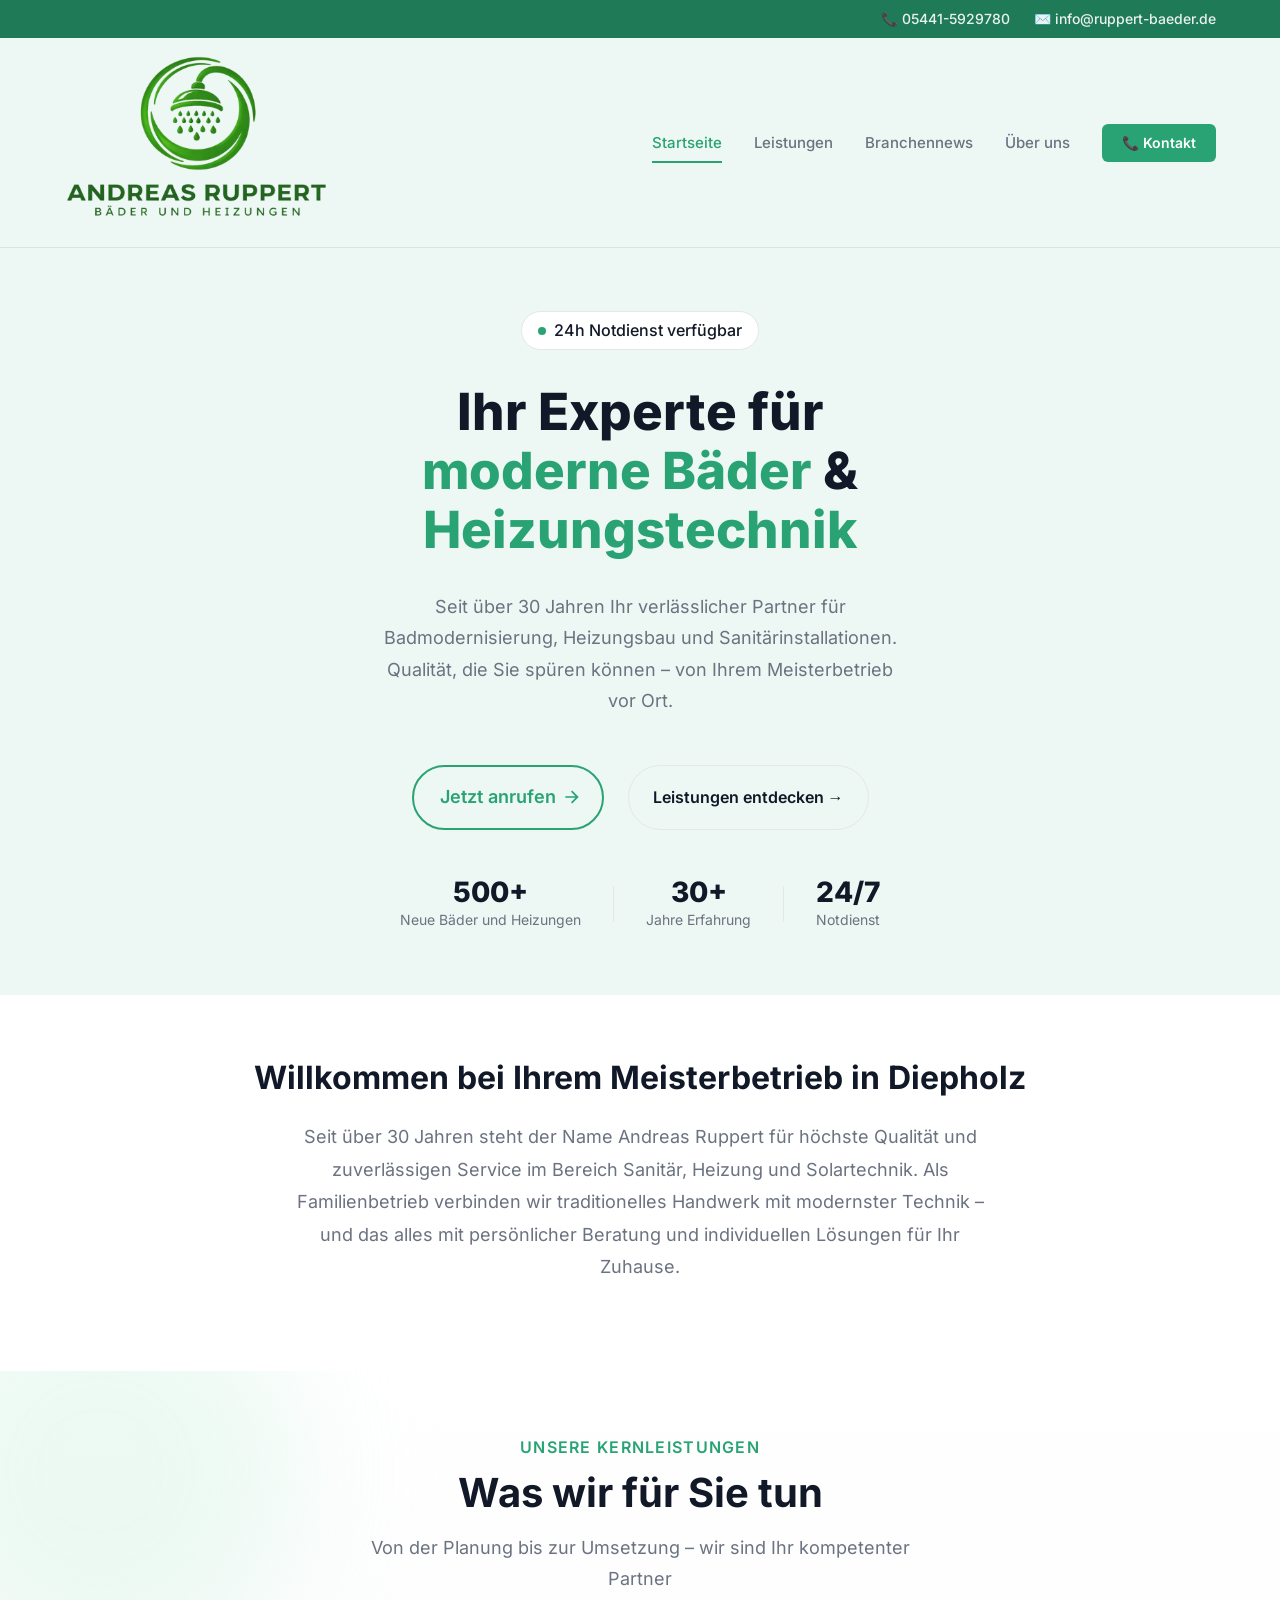
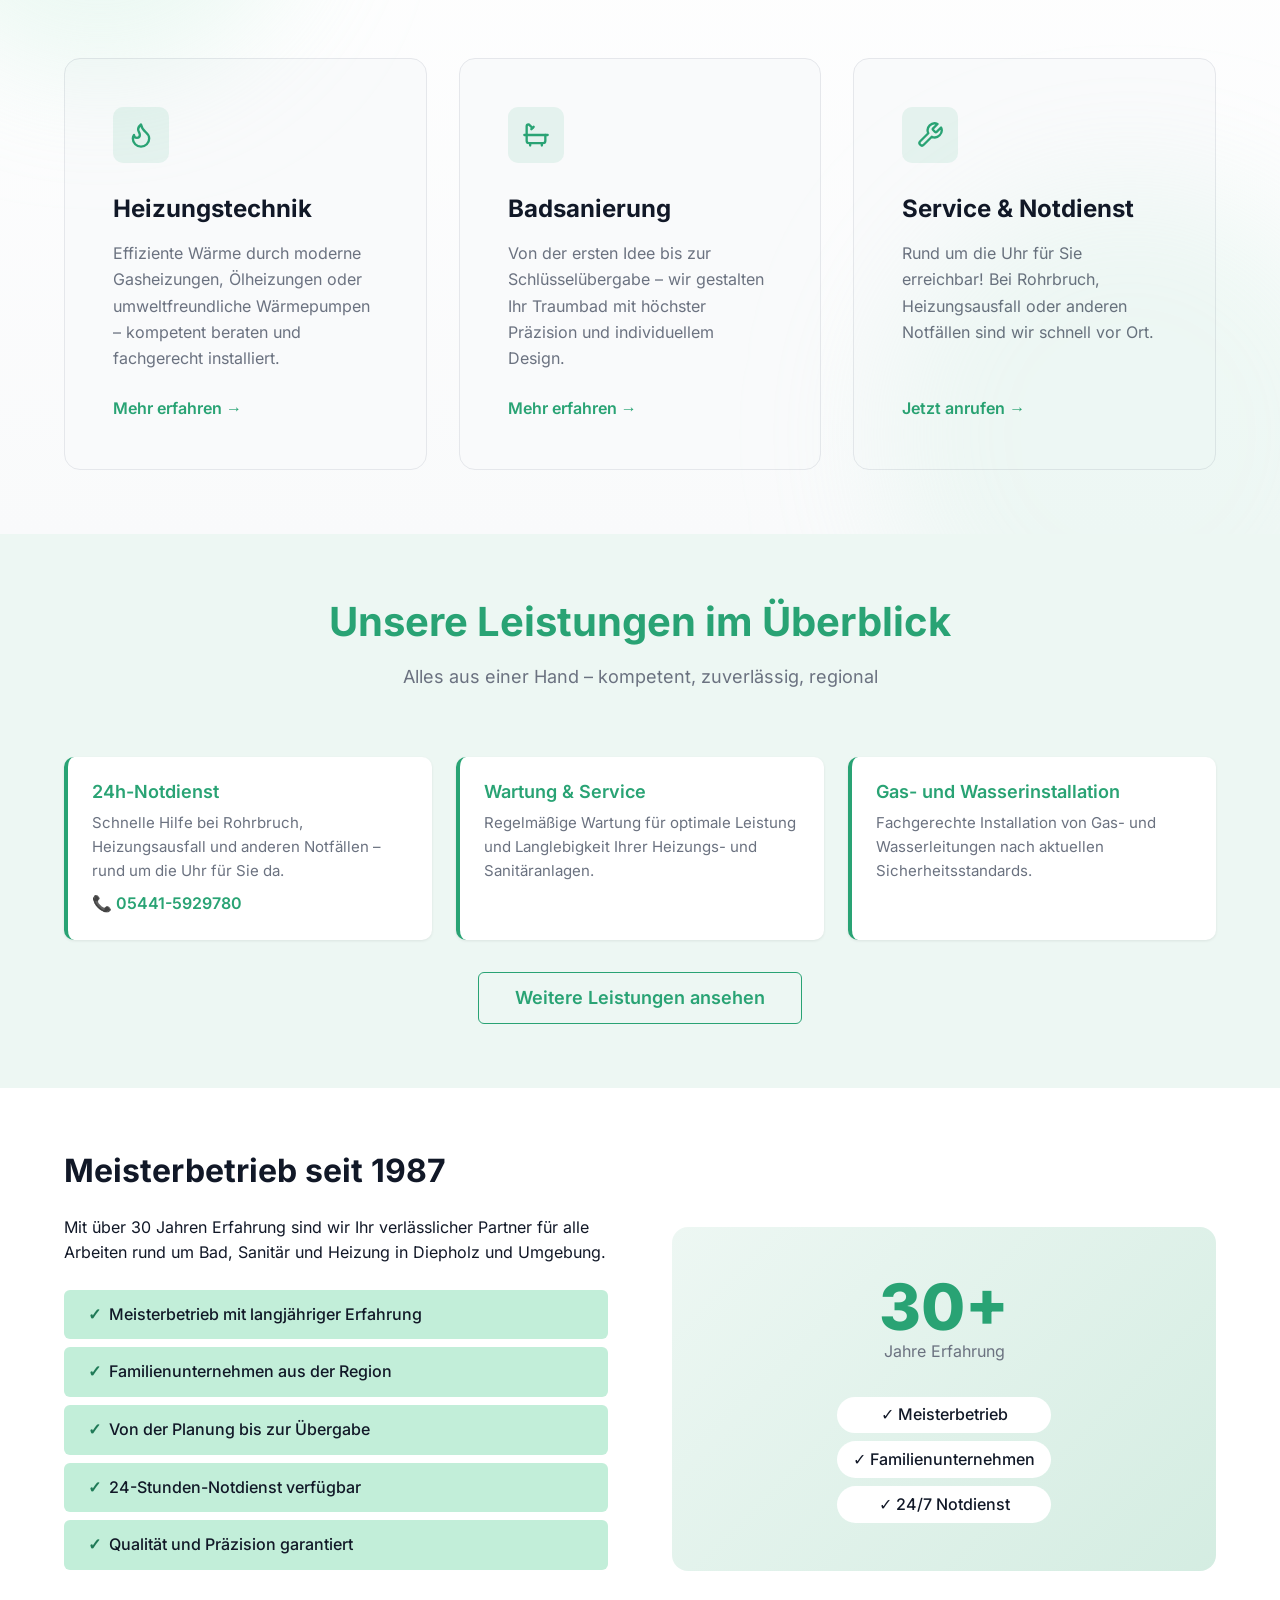
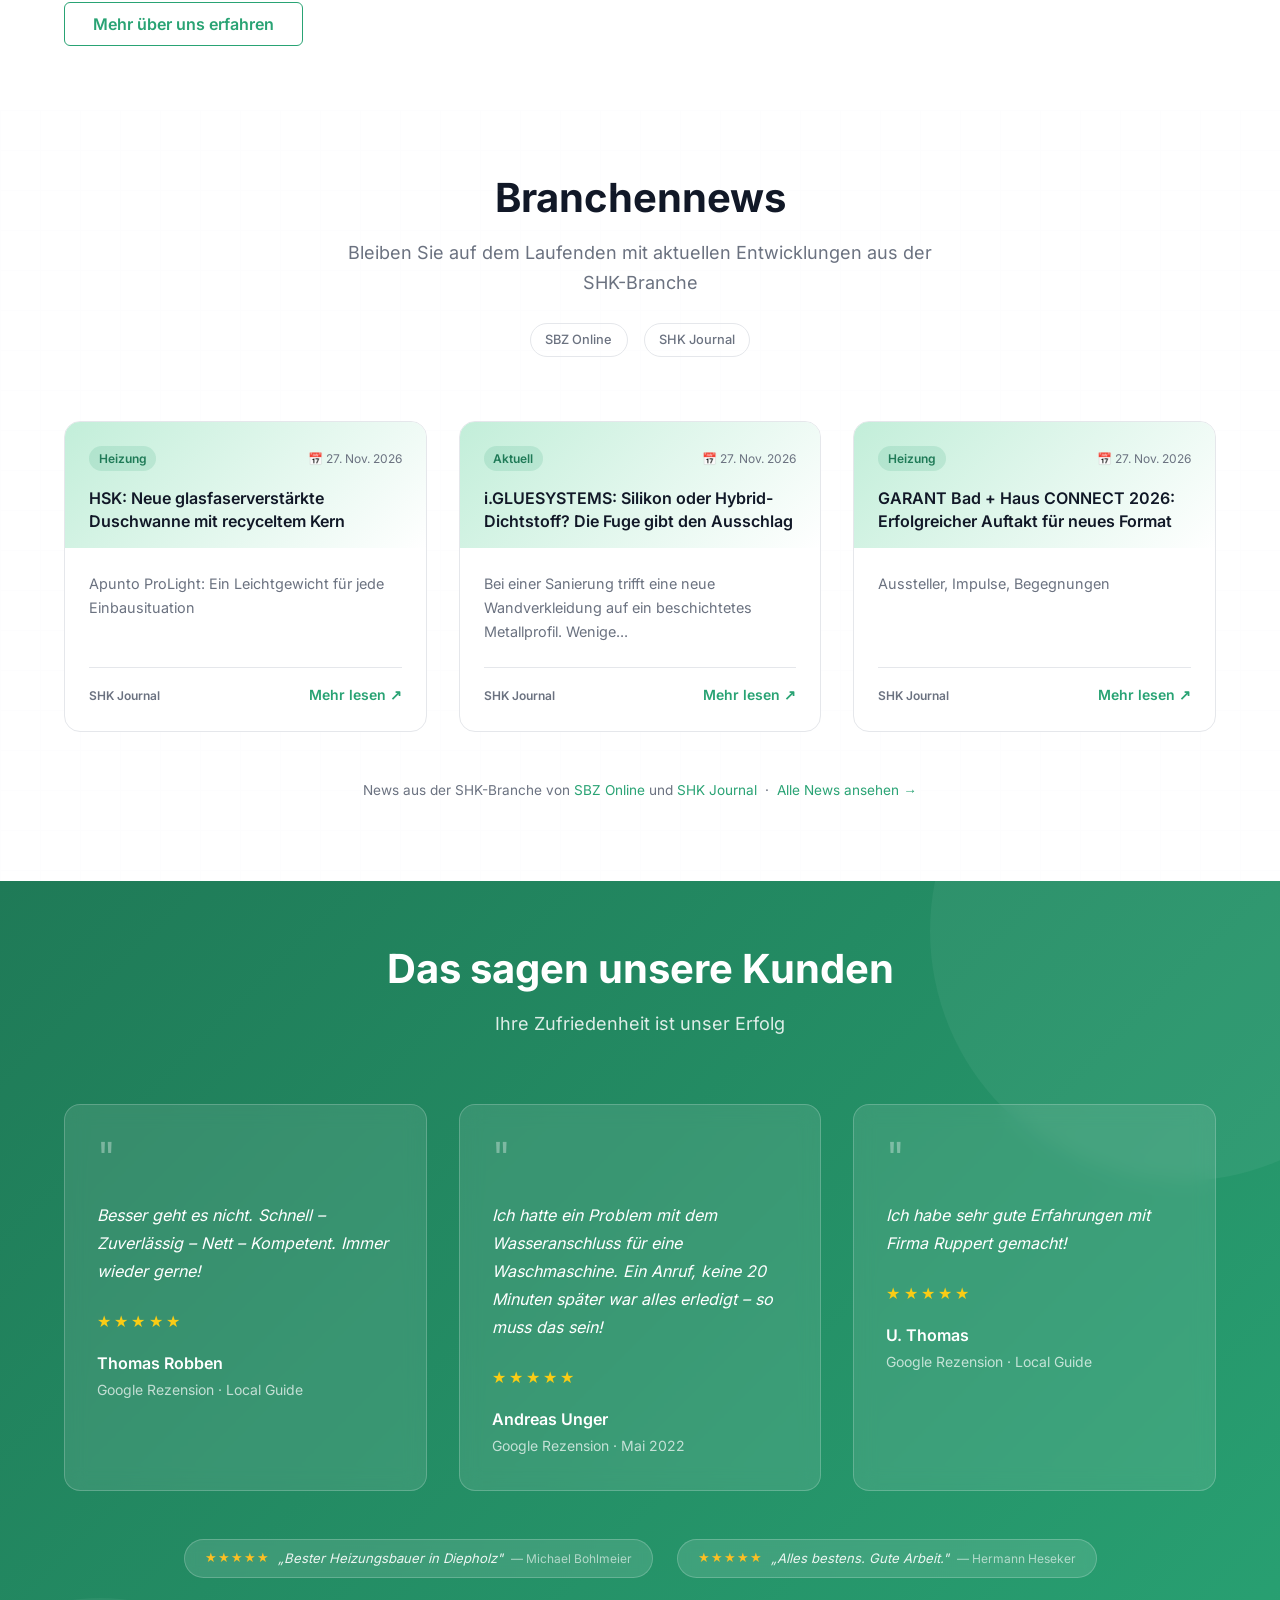
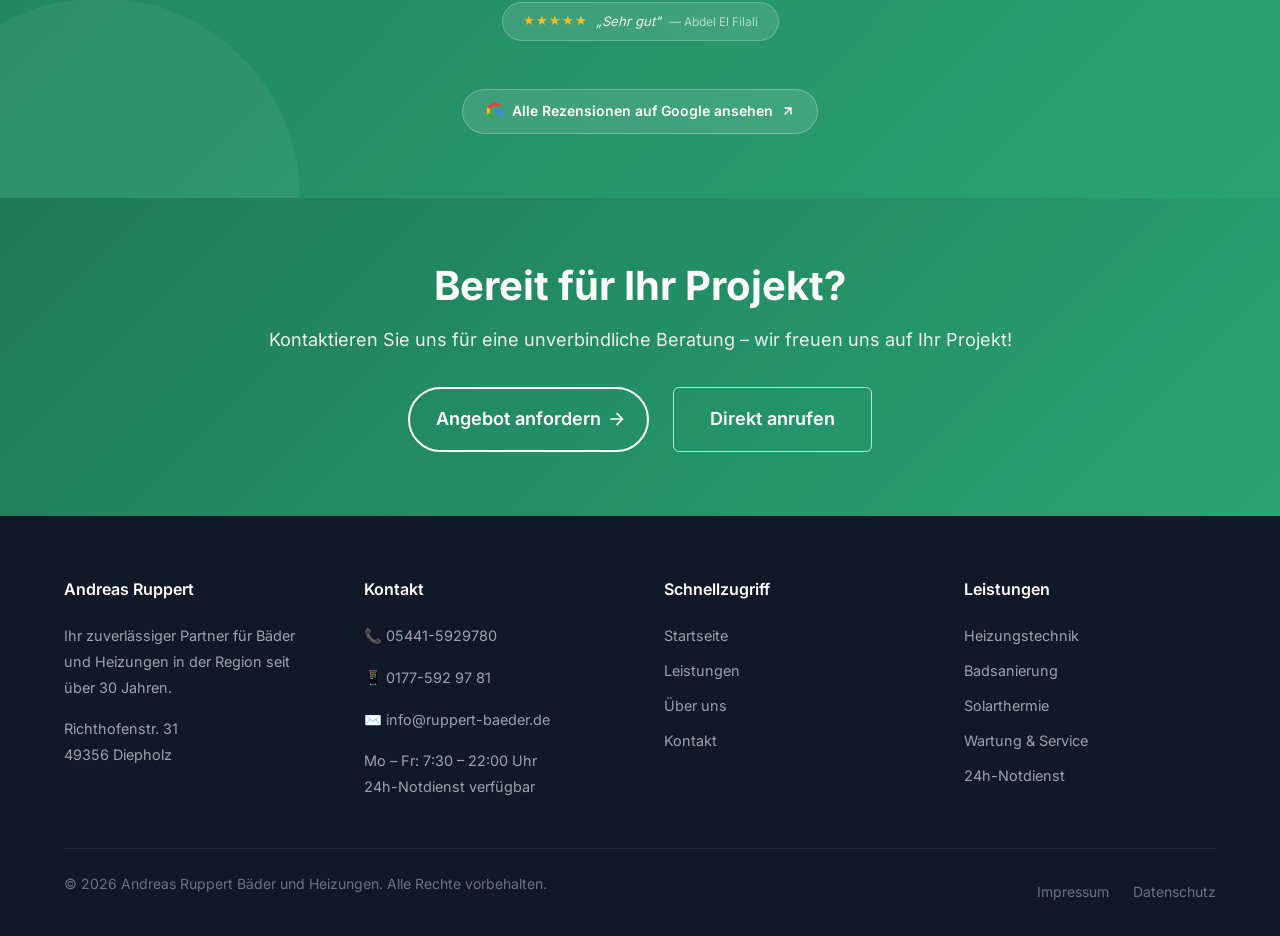
<file: index.html>
<!DOCTYPE html>
<html lang="de">
<head>
    <meta charset="UTF-8">
    <meta name="viewport" content="width=device-width, initial-scale=1.0">
    <link rel="icon" type="image/png" href="favicon.png">
    <link rel="shortcut icon" href="favicon.png">
    <link rel="canonical" href="https://www.ruppert-baeder.de/">
    <link rel="preload" as="font" type="font/woff2" href="fonts/inter.woff2" crossorigin>
    <meta name="description" content="Ihr Experte für Sanitär, Heizung &amp; Solartechnik in Diepholz. 24h-Notdienst ✓ Badsanierung ✓ Wärmepumpen ✓ Seit 1987">
    <title>Andreas Ruppert Bäder und Heizungen | Meisterbetrieb Diepholz</title>
    <!-- Open Graph -->
    <meta property="og:type"        content="website">
    <meta property="og:site_name"   content="Andreas Ruppert Bäder und Heizungen">
    <meta property="og:url"         content="https://www.ruppert-baeder.de/">
    <meta property="og:title"       content="Andreas Ruppert Bäder und Heizungen | Meisterbetrieb Diepholz">
    <meta property="og:description" content="Ihr Experte für Sanitär, Heizung &amp; Solartechnik in Diepholz. 24h-Notdienst ✓ Badsanierung ✓ Wärmepumpen ✓ Seit 1987">
    <meta property="og:image"       content="https://www.ruppert-baeder.de/images/Logo.png">
    <!-- Twitter Card -->
    <meta name="twitter:card"        content="summary">
    <meta name="twitter:title"       content="Andreas Ruppert Bäder und Heizungen | Meisterbetrieb Diepholz">
    <meta name="twitter:description" content="Ihr Experte für Sanitär, Heizung &amp; Solartechnik in Diepholz. 24h-Notdienst ✓ Badsanierung ✓ Wärmepumpen ✓ Seit 1987">
    <meta name="twitter:image"       content="https://www.ruppert-baeder.de/images/Logo.png">
    <script type="application/ld+json">
    {
        "@context": "https://schema.org",
        "@type": "HomeAndConstructionBusiness",
        "name": "Andreas Ruppert Bäder und Heizungen",
        "image": "https://www.ruppert-baeder.de/images/Logo.png",
        "url": "https://www.ruppert-baeder.de/",
        "telephone": "+49-5441-5929780",
        "email": "info@ruppert-baeder.de",
        "address": {
            "@type": "PostalAddress",
            "streetAddress": "Richthofenstr. 31",
            "postalCode": "49356",
            "addressLocality": "Diepholz",
            "addressCountry": "DE"
        },
        "openingHoursSpecification": {
            "@type": "OpeningHoursSpecification",
            "dayOfWeek": ["Monday", "Tuesday", "Wednesday", "Thursday", "Friday"],
            "opens": "07:30",
            "closes": "22:00"
        },
        "priceRange": "$$"
    }
    </script>

<link rel="stylesheet" href="css/styles.css">
</head>
<body>

    <!-- Top Bar -->
    <div class="top-bar">
        <div class="container">
            <div class="top-bar-content">
                <a href="tel:054415929780" class="top-bar-phone">📞 05441-5929780</a>
                <a href="mailto:info@ruppert-baeder.de">✉️ info@ruppert-baeder.de</a>
            </div>
        </div>
    </div>

    <!-- Header -->
    <header class="header">
        <div class="container">
            <div class="header-content">
                <a href="index.html" class="logo">
                    <img src="images/Logo.png" class="logo-img" alt="Andreas Ruppert Bäder und Heizungen">
                </a>
                <button class="menu-toggle" id="menuToggle" aria-label="Menü öffnen">☰</button>
                <nav class="nav-menu" id="navMenu">
                    <a href="index.html" class="nav-link active">Startseite</a>
                    <a href="leistungen.html" class="nav-link">Leistungen</a>
                    <a href="branchennews.html" class="nav-link">Branchennews</a>
                    <a href="ueber-uns.html" class="nav-link">Über uns</a>
                    <a href="kontakt.html" class="btn-nav">📞 Kontakt</a>
                </nav>
            </div>
        </div>
    </header>

    <!-- Hero Section -->
    <section class="hero-new">
        <div class="container">
            <div class="hero-split">

                <!-- Left: Text -->
                <div class="hero-text">
                    <div class="hero-badge">24h Notdienst verfügbar</div>
                    <h1>Ihr Experte für<br><span class="hero-highlight">moderne Bäder</span> &amp;<br><span class="hero-highlight">Heizungstechnik</span></h1>
                    <p class="hero-sub">Seit über 30 Jahren Ihr verlässlicher Partner für Badmodernisierung, Heizungsbau und Sanitärinstallationen. Qualität, die Sie spüren können – von Ihrem Meisterbetrieb vor Ort.</p>
                    <div class="hero-buttons">
                        <a href="tel:054415929780" class="btn-animated btn-animated-primary" data-phone="05441-5929780">
                            <svg viewBox="0 0 24 24" class="btn-animated-arr-2" xmlns="http://www.w3.org/2000/svg"><path d="M16.1716 10.9999L10.8076 5.63589L12.2218 4.22168L20 11.9999L12.2218 19.778L10.8076 18.3638L16.1716 12.9999H4V10.9999H16.1716Z"></path></svg>
                            <span class="btn-animated-text">Jetzt anrufen</span>
                            <span class="btn-animated-circle"></span>
                            <svg viewBox="0 0 24 24" class="btn-animated-arr-1" xmlns="http://www.w3.org/2000/svg"><path d="M16.1716 10.9999L10.8076 5.63589L12.2218 4.22168L20 11.9999L12.2218 19.778L10.8076 18.3638L16.1716 12.9999H4V10.9999H16.1716Z"></path></svg>
                        </a>
                        <a href="leistungen.html" class="btn btn-outline btn-pill btn-large">Leistungen entdecken →</a>
                    </div>
                    <div class="hero-stats">
                        <div class="hero-stat">
                            <div class="hero-stat-value">500+</div>
                            <div class="hero-stat-label">Neue Bäder und Heizungen</div>
                        </div>
                        <div class="hero-stat-divider"></div>
                        <div class="hero-stat">
                            <div class="hero-stat-value">30+</div>
                            <div class="hero-stat-label">Jahre Erfahrung</div>
                        </div>
                        <div class="hero-stat-divider"></div>
                        <div class="hero-stat">
                            <div class="hero-stat-value">24/7</div>
                            <div class="hero-stat-label">Notdienst</div>
                        </div>
                    </div>
                </div>


            </div>
        </div>
    </section>

    <!-- Welcome Section -->
    <section class="welcome section">
        <div class="container">
            <h2>Willkommen bei Ihrem Meisterbetrieb in Diepholz</h2>
            <p>Seit über 30 Jahren steht der Name Andreas Ruppert für höchste Qualität und zuverlässigen Service im Bereich Sanitär, Heizung und Solartechnik. Als Familienbetrieb verbinden wir traditionelles Handwerk mit modernster Technik – und das alles mit persönlicher Beratung und individuellen Lösungen für Ihr Zuhause.</p>
        </div>
    </section>

    <!-- Feature Cards -->
    <section class="features-section section">
        <div class="container">
            <div class="section-header">
                <span class="section-label">Unsere Kernleistungen</span>
                <h2>Was wir für Sie tun</h2>
                <p>Von der Planung bis zur Umsetzung – wir sind Ihr kompetenter Partner</p>
            </div>
            <div class="service-cards">
                <div class="service-card">
                    <div class="service-card-icon">
                        <svg width="28" height="28" viewBox="0 0 24 24" fill="none" stroke="currentColor" stroke-width="2" stroke-linecap="round" stroke-linejoin="round"><path d="M8.5 14.5A2.5 2.5 0 0 0 11 12c0-1.38-.5-2-1-3-1.072-2.143-.224-4.054 2-6 .5 2.5 2 4.9 4 6.5 2 1.6 3 3.5 3 5.5a7 7 0 1 1-14 0c0-1.153.433-2.294 1-3a2.5 2.5 0 0 0 2.5 2.5z"/></svg>
                    </div>
                    <h4>Heizungstechnik</h4>
                    <p>Effiziente Wärme durch moderne Gasheizungen, Ölheizungen oder umweltfreundliche Wärmepumpen – kompetent beraten und fachgerecht installiert.</p>
                    <a href="leistungen.html#heizung" class="service-card-link">Mehr erfahren →</a>
                </div>
                <div class="service-card">
                    <div class="service-card-icon">
                        <svg width="28" height="28" viewBox="0 0 24 24" fill="none" stroke="currentColor" stroke-width="2" stroke-linecap="round" stroke-linejoin="round"><path d="M9 6 6.5 3.5a1.5 1.5 0 0 0-1-.5C4.683 3 4 3.683 4 4.5V17a2 2 0 0 0 2 2h12a2 2 0 0 0 2-2v-5"/><line x1="10" x2="8" y1="5" y2="7"/><line x1="2" x2="22" y1="12" y2="12"/><line x1="7" x2="7" y1="19" y2="21"/><line x1="17" x2="17" y1="19" y2="21"/></svg>
                    </div>
                    <h4>Badsanierung</h4>
                    <p>Von der ersten Idee bis zur Schlüsselübergabe – wir gestalten Ihr Traumbad mit höchster Präzision und individuellem Design.</p>
                    <a href="leistungen.html#bad" class="service-card-link">Mehr erfahren →</a>
                </div>
                <div class="service-card">
                    <div class="service-card-icon">
                        <svg width="28" height="28" viewBox="0 0 24 24" fill="none" stroke="currentColor" stroke-width="2" stroke-linecap="round" stroke-linejoin="round"><path d="M14.7 6.3a1 1 0 0 0 0 1.4l1.6 1.6a1 1 0 0 0 1.4 0l3.77-3.77a6 6 0 0 1-7.94 7.94l-6.91 6.91a2.12 2.12 0 0 1-3-3l6.91-6.91a6 6 0 0 1 7.94-7.94l-3.76 3.76z"/></svg>
                    </div>
                    <h4>Service &amp; Notdienst</h4>
                    <p>Rund um die Uhr für Sie erreichbar! Bei Rohrbruch, Heizungsausfall oder anderen Notfällen sind wir schnell vor Ort.</p>
                    <a href="tel:054415929780" class="service-card-link" data-phone="05441-5929780">Jetzt anrufen →</a>
                </div>
            </div>
        </div>
    </section>

    <!-- Services Overview -->
    <section class="section bg-muted">
        <div class="container">
            <div class="section-header">
                <h2>Unsere Leistungen im Überblick</h2>
                <p>Alles aus einer Hand – kompetent, zuverlässig, regional</p>
            </div>
            <div class="services-list">
                <div class="service-item">
                    <h3>24h-Notdienst</h3>
                    <p>Schnelle Hilfe bei Rohrbruch, Heizungsausfall und anderen Notfällen – rund um die Uhr für Sie da.</p>
                    <a href="tel:054415929780" style="display:inline-block; margin-top: 0.5rem; font-weight: 600; color: var(--primary); font-size: var(--font-size-sm);">📞 05441-5929780</a>
                </div>
                <div class="service-item">
                    <h3>Wartung &amp; Service</h3>
                    <p>Regelmäßige Wartung für optimale Leistung und Langlebigkeit Ihrer Heizungs- und Sanitäranlagen.</p>
                </div>
                <div class="service-item">
                    <h3>Gas- und Wasserinstallation</h3>
                    <p>Fachgerechte Installation von Gas- und Wasserleitungen nach aktuellen Sicherheitsstandards.</p>
                </div>
            </div>
            <div class="text-center mt-3">
                <a href="leistungen.html" class="btn btn-primary btn-large">Weitere Leistungen ansehen</a>
            </div>
        </div>
    </section>

    <!-- About Trust Section -->
    <section class="section">
        <div class="container">
            <div class="about-content">
                <div class="about-text">
                    <h2>Meisterbetrieb seit 1987</h2>
                    <p>Mit über 30 Jahren Erfahrung sind wir Ihr verlässlicher Partner für alle Arbeiten rund um Bad, Sanitär und Heizung in Diepholz und Umgebung.</p>
                    <ul class="about-highlights">
                        <li>Meisterbetrieb mit langjähriger Erfahrung</li>
                        <li>Familienunternehmen aus der Region</li>
                        <li>Von der Planung bis zur Übergabe</li>
                        <li>24-Stunden-Notdienst verfügbar</li>
                        <li>Qualität und Präzision garantiert</li>
                    </ul>
                    <a href="ueber-uns.html" class="btn btn-primary" style="margin-top: var(--space-md);">Mehr über uns erfahren</a>
                </div>
                <div class="about-visual-box">
                    <div class="about-visual-inner">
                        <div class="about-stat-big">30+</div>
                        <div class="about-stat-label">Jahre Erfahrung</div>
                        <div class="about-trust-badges">
                            <div class="trust-badge">✓ Meisterbetrieb</div>
                            <div class="trust-badge">✓ Familienunternehmen</div>
                            <div class="trust-badge">✓ 24/7 Notdienst</div>
                        </div>
                    </div>
                </div>
            </div>
        </div>
    </section>

    <!-- News Section -->
    <section class="news-section section">
        <div class="container">
            <div class="section-header">
                <h2>Branchennews</h2>
                <p>Bleiben Sie auf dem Laufenden mit aktuellen Entwicklungen aus der SHK-Branche</p>
                <div class="news-source-badges">
                    <a href="https://www.sbz-online.de" target="_blank" rel="noopener noreferrer" class="source-badge">SBZ Online</a>
                    <a href="https://www.shk-journal.de" target="_blank" rel="noopener noreferrer" class="source-badge">SHK Journal</a>
                </div>
            </div>
            <div class="news-grid" id="homeNewsGrid">
                <!-- wird per JS aus news.json befüllt -->
            </div>
            <div class="news-footer-note">
                <p>News aus der SHK-Branche von <a href="https://www.sbz-online.de" target="_blank" rel="noopener noreferrer">SBZ Online</a> und <a href="https://www.shk-journal.de" target="_blank" rel="noopener noreferrer">SHK Journal</a> &nbsp;·&nbsp; <a href="branchennews.html">Alle News ansehen →</a></p>
            </div>
        </div>
    </section>

    <!-- Testimonials Section -->
    <section class="testimonials-section">
        <div class="container">
            <div class="section-header">
                <h2>Das sagen unsere Kunden</h2>
                <p>Ihre Zufriedenheit ist unser Erfolg</p>
            </div>
            <div class="testimonials-grid">
                <div class="testimonial-card">
                    <div class="testimonial-quote-icon">"</div>
                    <p class="testimonial-text">Besser geht es nicht. Schnell – Zuverlässig – Nett – Kompetent. Immer wieder gerne!</p>
                    <div class="testimonial-stars">
                        <span class="star">★</span><span class="star">★</span><span class="star">★</span><span class="star">★</span><span class="star">★</span>
                    </div>
                    <div class="testimonial-author">Thomas Robben</div>
                    <div class="testimonial-role">Google Rezension · Local Guide</div>
                </div>
                <div class="testimonial-card">
                    <div class="testimonial-quote-icon">"</div>
                    <p class="testimonial-text">Ich hatte ein Problem mit dem Wasseranschluss für eine Waschmaschine. Ein Anruf, keine 20 Minuten später war alles erledigt – so muss das sein!</p>
                    <div class="testimonial-stars">
                        <span class="star">★</span><span class="star">★</span><span class="star">★</span><span class="star">★</span><span class="star">★</span>
                    </div>
                    <div class="testimonial-author">Andreas Unger</div>
                    <div class="testimonial-role">Google Rezension · Mai 2022</div>
                </div>
                <div class="testimonial-card">
                    <div class="testimonial-quote-icon">"</div>
                    <p class="testimonial-text">Ich habe sehr gute Erfahrungen mit Firma Ruppert gemacht!</p>
                    <div class="testimonial-stars">
                        <span class="star">★</span><span class="star">★</span><span class="star">★</span><span class="star">★</span><span class="star">★</span>
                    </div>
                    <div class="testimonial-author">U. Thomas</div>
                    <div class="testimonial-role">Google Rezension · Local Guide</div>
                </div>
            </div>

            <!-- Weitere Rezensionen -->
            <div class="testimonials-more">
                <div class="testimonial-mini">
                    <span class="testimonial-mini-stars">★★★★★</span>
                    <span class="testimonial-mini-text">„Bester Heizungsbauer in Diepholz"</span>
                    <span class="testimonial-mini-author">— Michael Bohlmeier</span>
                </div>
                <div class="testimonial-mini">
                    <span class="testimonial-mini-stars">★★★★★</span>
                    <span class="testimonial-mini-text">„Alles bestens. Gute Arbeit."</span>
                    <span class="testimonial-mini-author">— Hermann Heseker</span>
                </div>
                <div class="testimonial-mini">
                    <span class="testimonial-mini-stars">★★★★★</span>
                    <span class="testimonial-mini-text">„Sehr gut"</span>
                    <span class="testimonial-mini-author">— Abdel El Filali</span>
                </div>
            </div>

            <div class="testimonials-cta">
                <a href="https://www.google.com/search?sca_esv=31586a1ce1c44e63&hl=de&authuser=0&sxsrf=ANbL-n6SvIeJKe0iUw6dVVhgvzlYWA_TIw:1774635238017&q=Ruppert+B%C3%A4der+und+Heizungen&si=AL3DRZHrmvnFAVQPOO2Bzhf8AX9KZZ6raUI_dT7DG_z0kV2_x8Rf6abdKwC9mvZV5EHnv6FF0_M9FaO0gmh8mJ4xYMR-l_I3QM4PA9A1eQpd8PP6Nqw-is8%3D&uds=ALYpb_l6DyU7gEufbC-T-1UgqmR0iuC06vjmEd6wbl-YOyMg-97bK2OMU9xiMBRXVzVvuUMxYzJqjtC4sG1AQTLgZNPFkJ1oSXxtEfGa12oopntS29gqUifGa00YVFwa0I4rWRPNGCPd&sa=X&ved=2ahUKEwiZ4t6318CTAxXAhv0HHfApM54Q3PALegQIGRAE&biw=2048&bih=1044&dpr=1.88" target="_blank" rel="noopener noreferrer" class="testimonials-google-link">
                    <svg width="18" height="18" viewBox="0 0 24 24" fill="none" xmlns="http://www.w3.org/2000/svg">
                        <path d="M22.56 12.25c0-.78-.07-1.53-.2-2.25H12v4.26h5.92c-.26 1.37-1.04 2.53-2.21 3.31v2.77h3.57c2.08-1.92 3.28-4.74 3.28-8.09z" fill="#4285F4"/>
                        <path d="M12 23c2.97 0 5.46-.98 7.28-2.66l-3.57-2.77c-.98.66-2.23 1.06-3.71 1.06-2.86 0-5.29-1.93-6.16-4.53H2.18v2.84C3.99 20.53 7.7 23 12 23z" fill="#34A853"/>
                        <path d="M5.84 14.09c-.22-.66-.35-1.36-.35-2.09s.13-1.43.35-2.09V7.07H2.18C1.43 8.55 1 10.22 1 12s.43 3.45 1.18 4.93l3.66-2.84z" fill="#FBBC05"/>
                        <path d="M12 5.38c1.62 0 3.06.56 4.21 1.64l3.15-3.15C17.45 2.09 14.97 1 12 1 7.7 1 3.99 3.47 2.18 7.07l3.66 2.84c.87-2.6 3.3-4.53 6.16-4.53z" fill="#EA4335"/>
                    </svg>
                    Alle Rezensionen auf Google ansehen
                    <svg width="14" height="14" viewBox="0 0 24 24" fill="none" stroke="currentColor" stroke-width="2.5" stroke-linecap="round" stroke-linejoin="round"><path d="M7 17L17 7M7 7h10v10"/></svg>
                </a>
            </div>
        </div>
    </section>

    <!-- CTA Section -->
    <section class="cta-section">
        <div class="container">
            <h2>Bereit für Ihr Projekt?</h2>
            <p>Kontaktieren Sie uns für eine unverbindliche Beratung – wir freuen uns auf Ihr Projekt!</p>
            <div class="cta-buttons">
                <a href="kontakt.html" class="btn-animated">
                    <svg viewBox="0 0 24 24" class="btn-animated-arr-2" xmlns="http://www.w3.org/2000/svg"><path d="M16.1716 10.9999L10.8076 5.63589L12.2218 4.22168L20 11.9999L12.2218 19.778L10.8076 18.3638L16.1716 12.9999H4V10.9999H16.1716Z"></path></svg>
                    <span class="btn-animated-text">Angebot anfordern</span>
                    <span class="btn-animated-circle"></span>
                    <svg viewBox="0 0 24 24" class="btn-animated-arr-1" xmlns="http://www.w3.org/2000/svg"><path d="M16.1716 10.9999L10.8076 5.63589L12.2218 4.22168L20 11.9999L12.2218 19.778L10.8076 18.3638L16.1716 12.9999H4V10.9999H16.1716Z"></path></svg>
                </a>
                <a href="tel:054415929780" class="btn btn-secondary btn-large" data-phone="05441-5929780">Direkt anrufen</a>
            </div>
        </div>
    </section>

    <!-- Footer -->
    <footer class="footer">
        <div class="container">
            <div class="footer-grid">
                <div class="footer-section">
                    <h3>Andreas Ruppert</h3>
                    <p>Ihr zuverlässiger Partner für Bäder und Heizungen in der Region seit über 30 Jahren.</p>
                    <p>Richthofenstr. 31<br>49356 Diepholz</p>
                </div>
                <div class="footer-section">
                    <h3>Kontakt</h3>
                    <p><a href="tel:054415929780">📞 05441-5929780</a></p>
                    <p><a href="tel:01775929781">📱 0177-592 97 81</a></p>
                    <p><a href="mailto:info@ruppert-baeder.de">✉️ info@ruppert-baeder.de</a></p>
                    <p>Mo – Fr: 7:30 – 22:00 Uhr<br>24h-Notdienst verfügbar</p>
                </div>
                <div class="footer-section">
                    <h3>Schnellzugriff</h3>
                    <ul class="footer-links">
                        <li><a href="index.html">Startseite</a></li>
                        <li><a href="leistungen.html">Leistungen</a></li>
                        <li><a href="ueber-uns.html">Über uns</a></li>
                        <li><a href="kontakt.html">Kontakt</a></li>
                    </ul>
                </div>
                <div class="footer-section">
                    <h3>Leistungen</h3>
                    <ul class="footer-links">
                        <li><a href="leistungen.html#heizung">Heizungstechnik</a></li>
                        <li><a href="leistungen.html#bad">Badsanierung</a></li>
                        <li><a href="leistungen.html#solar">Solarthermie</a></li>
                        <li><a href="leistungen.html#wartung">Wartung &amp; Service</a></li>
                        <li><a href="leistungen.html#notdienst">24h-Notdienst</a></li>
                    </ul>
                </div>
            </div>
            <div class="footer-bottom">
                <p>&copy; 2026 Andreas Ruppert Bäder und Heizungen. Alle Rechte vorbehalten.</p>
                <div class="footer-bottom-links">
                    <a href="impressum.html">Impressum</a>
                    <a href="datenschutz.html">Datenschutz</a>
                </div>
            </div>
        </div>
    </footer>

    <script src="js/script.js"></script>
    <script>
    (function () {
        // Zeigt die 3 neuesten Artikel aus news.json (gleiche Quelle wie branchennews.html)
        const grid = document.getElementById('homeNewsGrid');

        function escHtml(str) {
            return String(str ?? '')
                .replace(/&/g, '&amp;')
                .replace(/</g, '&lt;')
                .replace(/>/g, '&gt;')
                .replace(/"/g, '&quot;');
        }

        function cardHTML(a) {
            return `
            <div class="news-card">
                <div class="news-card-header">
                    <div class="news-card-meta">
                        <span class="news-badge">${escHtml(a.category)}</span>
                        <span class="news-date">📅 ${escHtml(a.dateStr)}</span>
                    </div>
                    <h3>${escHtml(a.title)}</h3>
                </div>
                <div class="news-card-body">
                    <p class="news-excerpt">${escHtml(a.excerpt)}</p>
                    <div class="news-card-footer">
                        <span class="news-source">${escHtml(a.source)}</span>
                        <a href="${escHtml(a.link)}" target="_blank" rel="noopener noreferrer" class="news-link">Mehr lesen ↗</a>
                    </div>
                </div>
            </div>`;
        }

        fetch('news.json')
            .then(r => r.ok ? r.json() : Promise.reject('HTTP ' + r.status))
            .then(data => {
                const articles = (data.articles || []).slice(0, 3);
                if (!articles.length) return;
                grid.innerHTML = articles.map(cardHTML).join('');
            })
            .catch(() => {
                grid.innerHTML = '<div class="news-error"><p>News konnten nicht geladen werden. Besuchen Sie <a href="https://www.sbz-online.de" target="_blank" rel="noopener noreferrer">SBZ Online</a> oder <a href="https://www.shk-journal.de" target="_blank" rel="noopener noreferrer">SHK Journal</a> direkt.</p></div>';
            });
    })();
    </script>
</body>
</html>
</file>
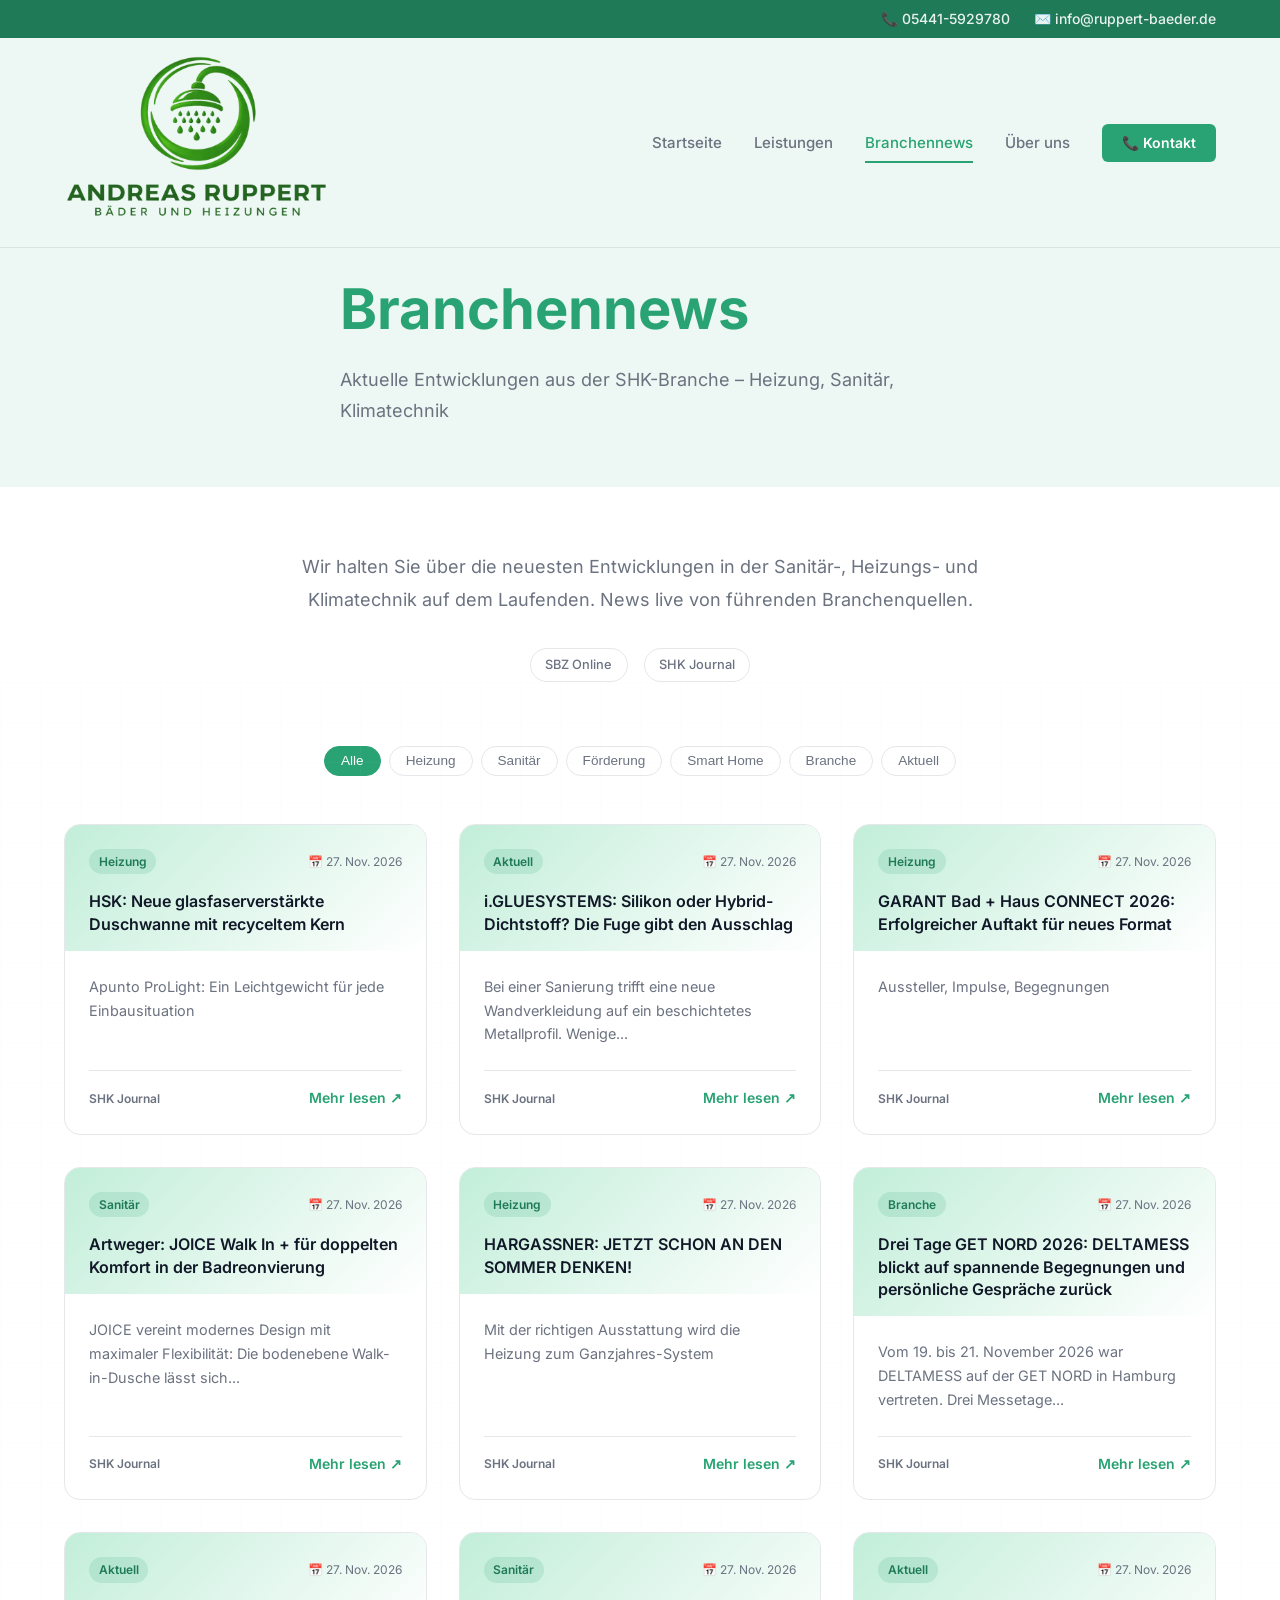
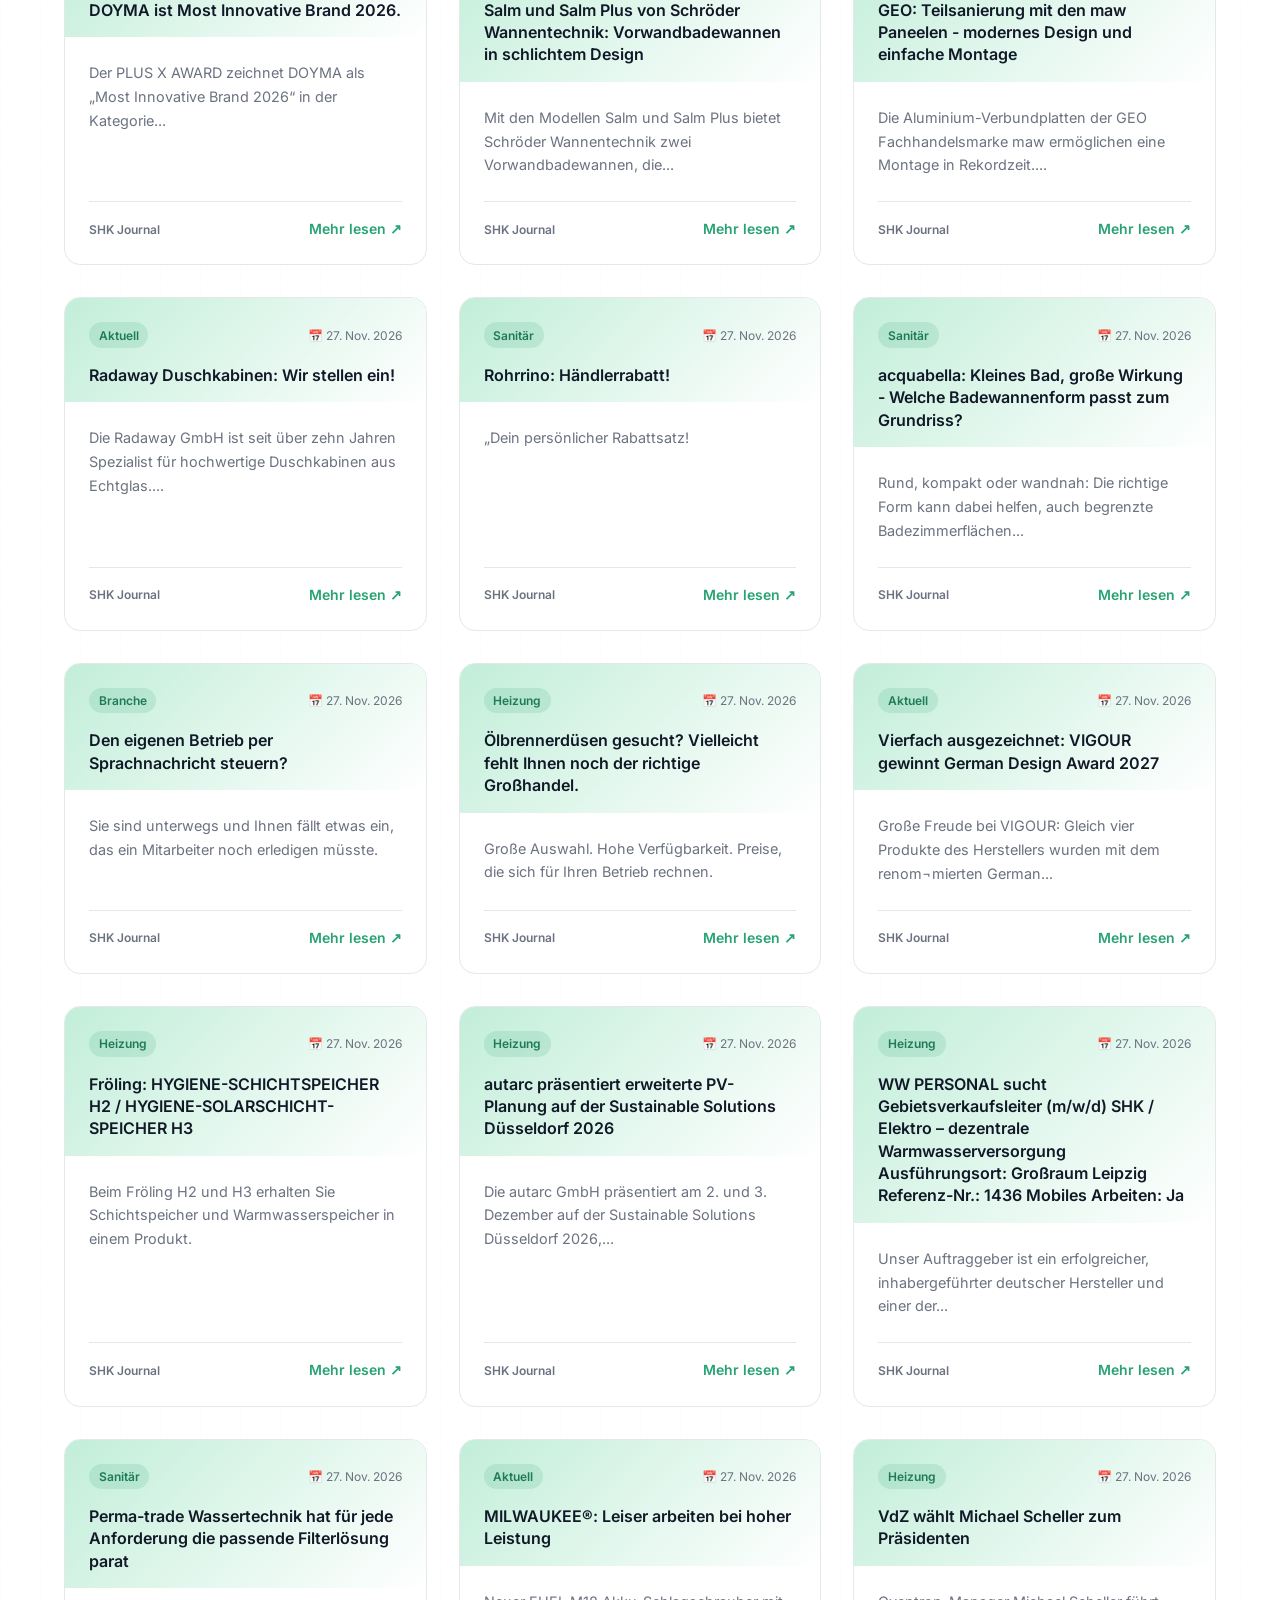
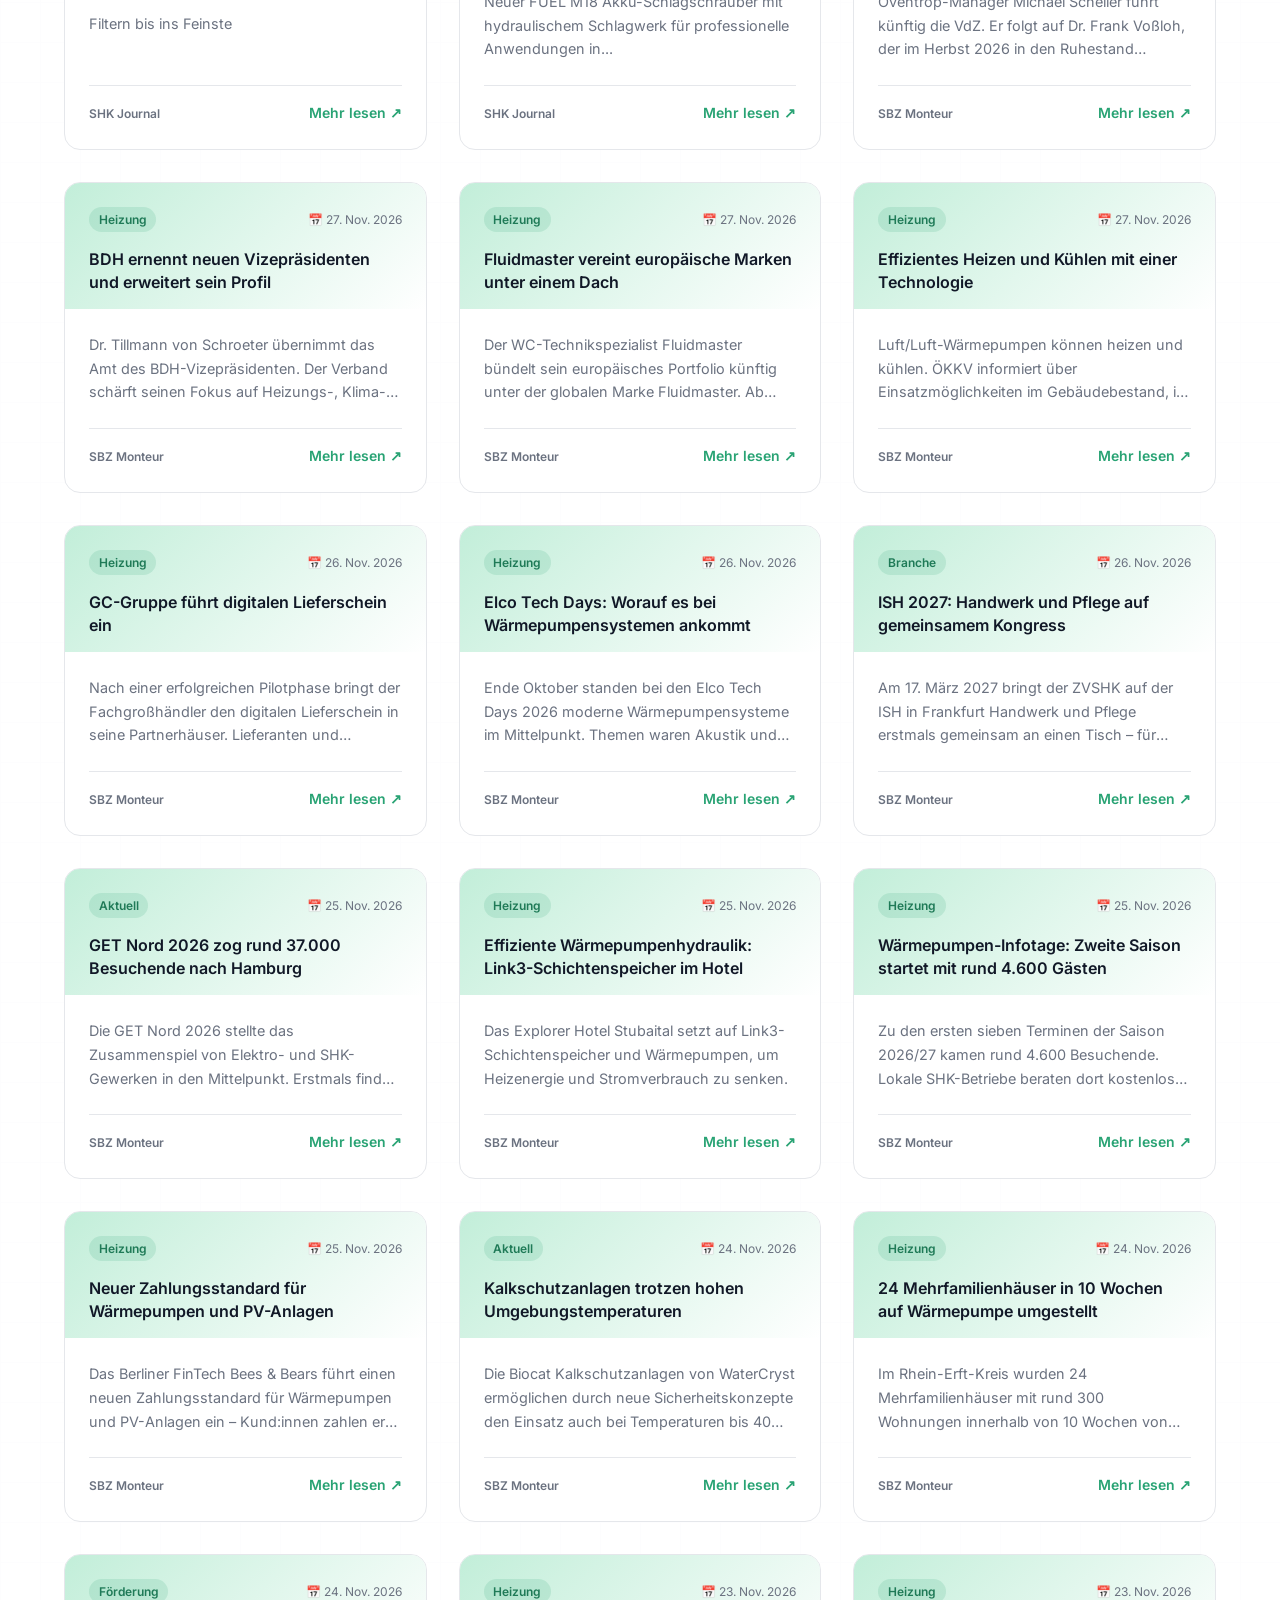
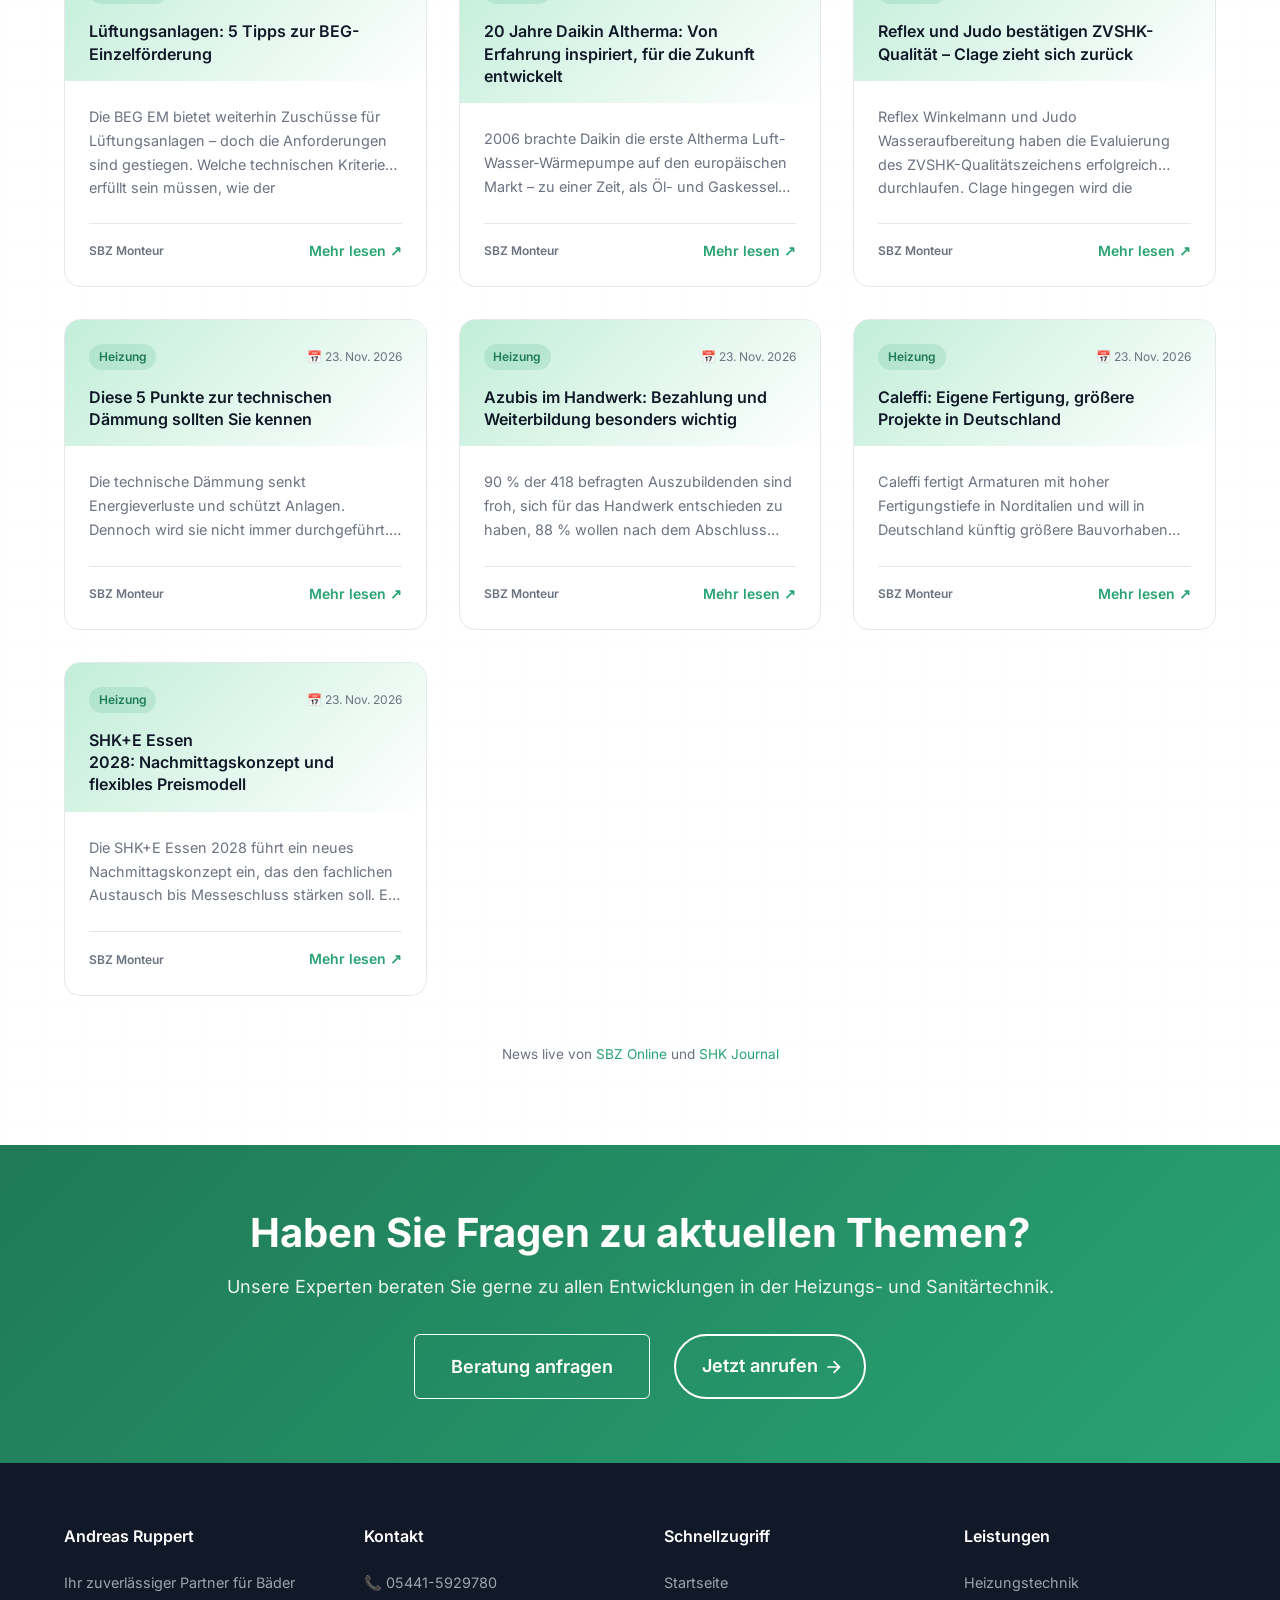
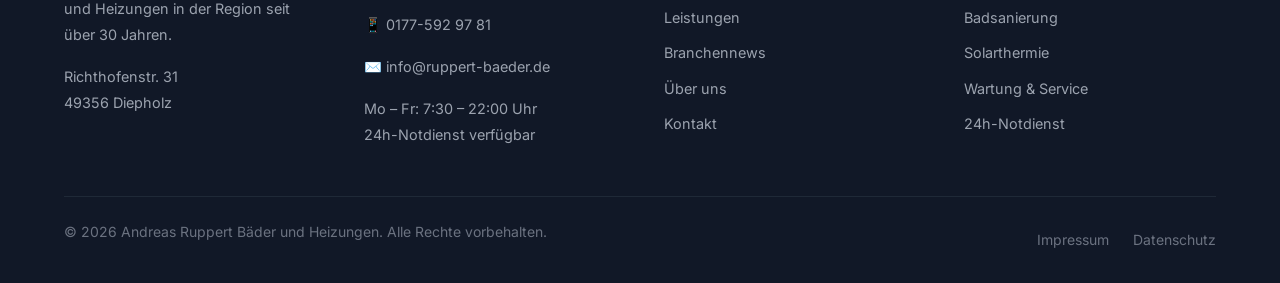
<file: branchennews.html>
<!DOCTYPE html>
<html lang="de">
<head>
    <meta charset="UTF-8">
    <meta name="viewport" content="width=device-width, initial-scale=1.0">
    <link rel="icon" type="image/png" href="favicon.png">
    <link rel="shortcut icon" href="favicon.png">
    <link rel="canonical" href="https://www.ruppert-baeder.de/branchennews.html">
    <link rel="preload" as="font" type="font/woff2" href="fonts/inter.woff2" crossorigin>
    <meta name="description" content="Aktuelle Nachrichten aus der SHK-Branche – Heizung, Sanitär, Klimatechnik von SBZ Online und SHK Journal">
    <title>Branchennews | Andreas Ruppert Bäder und Heizungen</title>
    <!-- Open Graph -->
    <meta property="og:type"        content="website">
    <meta property="og:site_name"   content="Andreas Ruppert Bäder und Heizungen">
    <meta property="og:url"         content="https://www.ruppert-baeder.de/branchennews.html">
    <meta property="og:title"       content="Branchennews | Andreas Ruppert Bäder und Heizungen">
    <meta property="og:description" content="Aktuelle Nachrichten aus der SHK-Branche – Heizung, Sanitär, Klimatechnik. Täglich aktualisiert von SBZ Online und SHK Journal.">
    <meta property="og:image"       content="https://www.ruppert-baeder.de/images/Logo.png">
    <!-- Twitter Card -->
    <meta name="twitter:card"        content="summary">
    <meta name="twitter:title"       content="Branchennews | Andreas Ruppert Bäder und Heizungen">
    <meta name="twitter:description" content="Aktuelle Nachrichten aus der SHK-Branche – Heizung, Sanitär, Klimatechnik. Täglich aktualisiert von SBZ Online und SHK Journal.">
    <meta name="twitter:image"       content="https://www.ruppert-baeder.de/images/Logo.png">


<link rel="stylesheet" href="css/styles.css">
    <style>
        /* Ladeanzeige – Radar (nach uiverse.io/mrhyddenn, Farben an --primary angepasst) */
        .news-loader-wrap {
            display: flex;
            flex-direction: column;
            align-items: center;
            justify-content: center;
            gap: var(--space-md);
            padding: var(--space-2xl) 0 var(--space-xl);
        }
        .loader {
            position: relative;
            width: 96px;
            height: 96px;
            background: transparent;
            border-radius: 50%;
            box-shadow: 12px 12px 40px rgba(0, 0, 0, 0.12);
            border: 1px solid var(--primary-light);
            display: flex;
            align-items: center;
            justify-content: center;
            overflow: hidden;
        }
        .loader::before {
            content: '';
            position: absolute;
            inset: 14px;
            border: 1px dashed var(--primary-light);
            border-radius: 50%;
        }
        .loader::after {
            content: '';
            position: absolute;
            width: 32px;
            height: 32px;
            border-radius: 50%;
            border: 1px dashed var(--primary-light);
        }
        .loader span {
            position: absolute;
            top: 50%;
            left: 50%;
            width: 50%;
            height: 100%;
            background: transparent;
            transform-origin: top left;
            animation: radar-sweep 2s linear infinite;
            border-top: 1px dashed var(--primary);
        }
        .loader span::before {
            content: '';
            position: absolute;
            top: 0;
            left: 0;
            width: 100%;
            height: 100%;
            background: var(--primary);
            transform-origin: top left;
            transform: rotate(-55deg);
            filter: blur(18px) drop-shadow(12px 12px 12px var(--primary));
        }
        .news-loader-wrap .loader-label {
            color: var(--text-light);
            font-size: 0.9rem;
        }
        @keyframes radar-sweep {
            0%   { transform: rotate(0deg); }
            100% { transform: rotate(360deg); }
        }

        /* Error State */
        .news-error {
            text-align: center;
            padding: var(--space-2xl);
            color: var(--text-light);
        }
        .news-error p { margin-bottom: var(--space-md); }

        /* Filter Buttons */
        .news-filters {
            display: flex;
            flex-wrap: wrap;
            gap: var(--space-xs);
            justify-content: center;
            margin-bottom: var(--space-xl);
        }
        .filter-btn {
            padding: 0.4rem 1rem;
            border: 1.5px solid var(--border);
            border-radius: var(--radius-full);
            background: white;
            font-size: 0.85rem;
            font-weight: 500;
            color: var(--text-light);
            cursor: pointer;
            transition: var(--transition);
        }
        .filter-btn:hover,
        .filter-btn.active {
            border-color: var(--primary);
            color: var(--primary);
            background: rgba(41, 163, 116, 0.06);
        }
        .filter-btn.active {
            background: var(--primary);
            color: white;
        }
    </style>
</head>
<body>

    <!-- Top Bar -->
    <div class="top-bar">
        <div class="container">
            <div class="top-bar-content">
                <a href="tel:054415929780" class="top-bar-phone">📞 05441-5929780</a>
                <a href="mailto:info@ruppert-baeder.de">✉️ info@ruppert-baeder.de</a>
            </div>
        </div>
    </div>

    <!-- Header -->
    <header class="header">
        <div class="container">
            <div class="header-content">
                <a href="index.html" class="logo">
                    <img src="images/Logo.png" class="logo-img" alt="Andreas Ruppert Bäder und Heizungen">
                </a>
                <button class="menu-toggle" id="menuToggle" aria-label="Menü öffnen">☰</button>
                <nav class="nav-menu" id="navMenu">
                    <a href="index.html" class="nav-link">Startseite</a>
                    <a href="leistungen.html" class="nav-link">Leistungen</a>
                    <a href="branchennews.html" class="nav-link active">Branchennews</a>
                    <a href="ueber-uns.html" class="nav-link">Über uns</a>
                    <a href="kontakt.html" class="btn-nav">📞 Kontakt</a>
                </nav>
            </div>
        </div>
    </header>

    <!-- Page Hero -->
    <section class="hero hero-sm hero-light">
        <div class="container">
            <div class="hero-content">
                <h1>Branchennews</h1>
                <p class="hero-subtitle">Aktuelle Entwicklungen aus der SHK-Branche – Heizung, Sanitär, Klimatechnik</p>
            </div>
        </div>
    </section>

    <!-- Intro -->
    <section class="section" style="padding-bottom: 0;">
        <div class="container text-center">
            <p style="max-width: 680px; margin: 0 auto; color: var(--text-light); font-size: var(--font-size-md); line-height: 1.8;">
                Wir halten Sie über die neuesten Entwicklungen in der Sanitär-, Heizungs- und Klimatechnik auf dem Laufenden. News live von führenden Branchenquellen.
            </p>
            <div class="news-source-badges" style="margin-top: var(--space-lg);">
                <a href="https://www.sbz-online.de" target="_blank" rel="noopener noreferrer" class="source-badge">SBZ Online</a>
                <a href="https://www.shk-journal.de" target="_blank" rel="noopener noreferrer" class="source-badge">SHK Journal</a>
            </div>
        </div>
    </section>

    <!-- News Section -->
    <section class="news-section section">
        <div class="container">

            <!-- Filter Buttons -->
            <div class="news-filters" id="newsFilters" style="display: none;">
                <button class="filter-btn active" data-filter="all">Alle</button>
                <button class="filter-btn" data-filter="Heizung">Heizung</button>
                <button class="filter-btn" data-filter="Sanitär">Sanitär</button>
                <button class="filter-btn" data-filter="Förderung">Förderung</button>
                <button class="filter-btn" data-filter="Smart Home">Smart Home</button>
                <button class="filter-btn" data-filter="Branche">Branche</button>
                <button class="filter-btn" data-filter="Aktuell">Aktuell</button>
            </div>

            <!-- Ladeanzeige -->
            <div class="news-loader-wrap" id="newsLoader">
                <div class="loader"><span></span></div>
                <span class="loader-label">Nachrichten werden geladen …</span>
            </div>

            <!-- News Grid – wird per JS befüllt -->
            <div class="news-grid" id="newsGrid" style="display:none;">
            </div>

            <div class="news-footer-note" id="newsFooterNote" style="display:none;">
                <p>News live von <a href="https://www.sbz-online.de" target="_blank" rel="noopener noreferrer">SBZ Online</a> und <a href="https://www.shk-journal.de" target="_blank" rel="noopener noreferrer">SHK Journal</a></p>
            </div>
        </div>
    </section>

    <!-- CTA Section -->
    <section class="cta-section">
        <div class="container">
            <h2>Haben Sie Fragen zu aktuellen Themen?</h2>
            <p>Unsere Experten beraten Sie gerne zu allen Entwicklungen in der Heizungs- und Sanitärtechnik.</p>
            <div class="cta-buttons">
                <a href="kontakt.html" class="btn btn-white btn-large">Beratung anfragen</a>
                <a href="tel:054415929780" class="btn-animated" data-phone="05441-5929780">
                    <svg viewBox="0 0 24 24" class="btn-animated-arr-2" xmlns="http://www.w3.org/2000/svg"><path d="M16.1716 10.9999L10.8076 5.63589L12.2218 4.22168L20 11.9999L12.2218 19.778L10.8076 18.3638L16.1716 12.9999H4V10.9999H16.1716Z"></path></svg>
                    <span class="btn-animated-text">Jetzt anrufen</span>
                    <span class="btn-animated-circle"></span>
                    <svg viewBox="0 0 24 24" class="btn-animated-arr-1" xmlns="http://www.w3.org/2000/svg"><path d="M16.1716 10.9999L10.8076 5.63589L12.2218 4.22168L20 11.9999L12.2218 19.778L10.8076 18.3638L16.1716 12.9999H4V10.9999H16.1716Z"></path></svg>
                </a>
            </div>
        </div>
    </section>

    <!-- Footer -->
    <footer class="footer">
        <div class="container">
            <div class="footer-grid">
                <div class="footer-section">
                    <h3>Andreas Ruppert</h3>
                    <p>Ihr zuverlässiger Partner für Bäder und Heizungen in der Region seit über 30 Jahren.</p>
                    <p>Richthofenstr. 31<br>49356 Diepholz</p>
                </div>
                <div class="footer-section">
                    <h3>Kontakt</h3>
                    <p><a href="tel:054415929780">📞 05441-5929780</a></p>
                    <p><a href="tel:01775929781">📱 0177-592 97 81</a></p>
                    <p><a href="mailto:info@ruppert-baeder.de">✉️ info@ruppert-baeder.de</a></p>
                    <p>Mo – Fr: 7:30 – 22:00 Uhr<br>24h-Notdienst verfügbar</p>
                </div>
                <div class="footer-section">
                    <h3>Schnellzugriff</h3>
                    <ul class="footer-links">
                        <li><a href="index.html">Startseite</a></li>
                        <li><a href="leistungen.html">Leistungen</a></li>
                        <li><a href="branchennews.html">Branchennews</a></li>
                        <li><a href="ueber-uns.html">Über uns</a></li>
                        <li><a href="kontakt.html">Kontakt</a></li>
                    </ul>
                </div>
                <div class="footer-section">
                    <h3>Leistungen</h3>
                    <ul class="footer-links">
                        <li><a href="leistungen.html#heizung">Heizungstechnik</a></li>
                        <li><a href="leistungen.html#bad">Badsanierung</a></li>
                        <li><a href="leistungen.html#solar">Solarthermie</a></li>
                        <li><a href="leistungen.html#wartung">Wartung &amp; Service</a></li>
                        <li><a href="leistungen.html#notdienst">24h-Notdienst</a></li>
                    </ul>
                </div>
            </div>
            <div class="footer-bottom">
                <p>&copy; 2026 Andreas Ruppert Bäder und Heizungen. Alle Rechte vorbehalten.</p>
                <div class="footer-bottom-links">
                    <a href="impressum.html">Impressum</a>
                    <a href="datenschutz.html">Datenschutz</a>
                </div>
            </div>
        </div>
    </footer>

    <script src="js/script.js"></script>
    <script>
    (function () {
        // News werden aus statischem news.json geladen (generiert via GitHub Actions Cron)

        const grid = document.getElementById('newsGrid');
        const loader = document.getElementById('newsLoader');
        const filtersEl = document.getElementById('newsFilters');
        const footerNote = document.getElementById('newsFooterNote');
        let allArticles = [];

        function formatDate(dateStr) {
            const d = new Date((dateStr || '').replace(' ', 'T'));
            if (isNaN(d)) return dateStr || '';
            return d.toLocaleDateString('de-DE', { day: 'numeric', month: 'short', year: 'numeric' });
        }

        function stripHtml(html) {
            const tmp = document.createElement('div');
            tmp.innerHTML = html || '';
            return (tmp.textContent || tmp.innerText || '').trim();
        }

        function cardHTML(a) {
            return `
            <div class="news-card" data-category="${escHtml(a.category)}">
                <div class="news-card-header">
                    <div class="news-card-meta">
                        <span class="news-badge">${escHtml(a.category)}</span>
                        <span class="news-date">📅 ${escHtml(a.dateStr)}</span>
                    </div>
                    <h3>${escHtml(a.title)}</h3>
                </div>
                <div class="news-card-body">
                    <p class="news-excerpt">${escHtml(a.excerpt)}</p>
                    <div class="news-card-footer">
                        <span class="news-source">${escHtml(a.source)}</span>
                        <a href="${escHtml(a.link)}" target="_blank" rel="noopener noreferrer" class="news-link">
                            Mehr lesen ↗
                        </a>
                    </div>
                </div>
            </div>`;
        }

        function renderCards(articles) {
            grid.innerHTML = articles.length
                ? articles.map(cardHTML).join('')
                : '<div class="news-error"><p>Keine Artikel in dieser Kategorie.</p></div>';
        }

        function escHtml(str) {
            return String(str ?? '')
                .replace(/&/g, '&amp;')
                .replace(/</g, '&lt;')
                .replace(/>/g, '&gt;')
                .replace(/"/g, '&quot;');
        }

        function initFilters() {
            filtersEl.style.display = 'flex';
            filtersEl.addEventListener('click', function (e) {
                const btn = e.target.closest('.filter-btn');
                if (!btn) return;
                filtersEl.querySelectorAll('.filter-btn').forEach(b => b.classList.remove('active'));
                btn.classList.add('active');
                const cat = btn.dataset.filter;
                const filtered = cat === 'all' ? allArticles : allArticles.filter(a => a.category === cat);
                renderCards(filtered);
            });
        }

        function showError(msg) {
            grid.innerHTML = `<div class="news-error" style="grid-column:1/-1;">
                <p>⚠️ ${msg}</p>
                <p>Bitte besuchen Sie <a href="https://www.sbz-online.de" target="_blank" rel="noopener noreferrer">SBZ Online</a> oder <a href="https://www.shk-journal.de" target="_blank" rel="noopener noreferrer">SHK Journal</a> direkt.</p>
            </div>`;
        }

        fetch('news.json')
            .then(r => r.ok ? r.json() : Promise.reject('HTTP ' + r.status))
            .then(data => {
                allArticles = (data.articles || []);
                loader.style.display = 'none';
                grid.style.display = '';
                if (!allArticles.length) { showError('Derzeit keine News verfügbar.'); return; }
                renderCards(allArticles);
                initFilters();
                footerNote.style.display = 'block';
            })
            .catch(() => {
                loader.style.display = 'none';
                grid.style.display = '';
                showError('News konnten nicht geladen werden.');
            });
    })();
    </script>
</body>
</html>
</file>
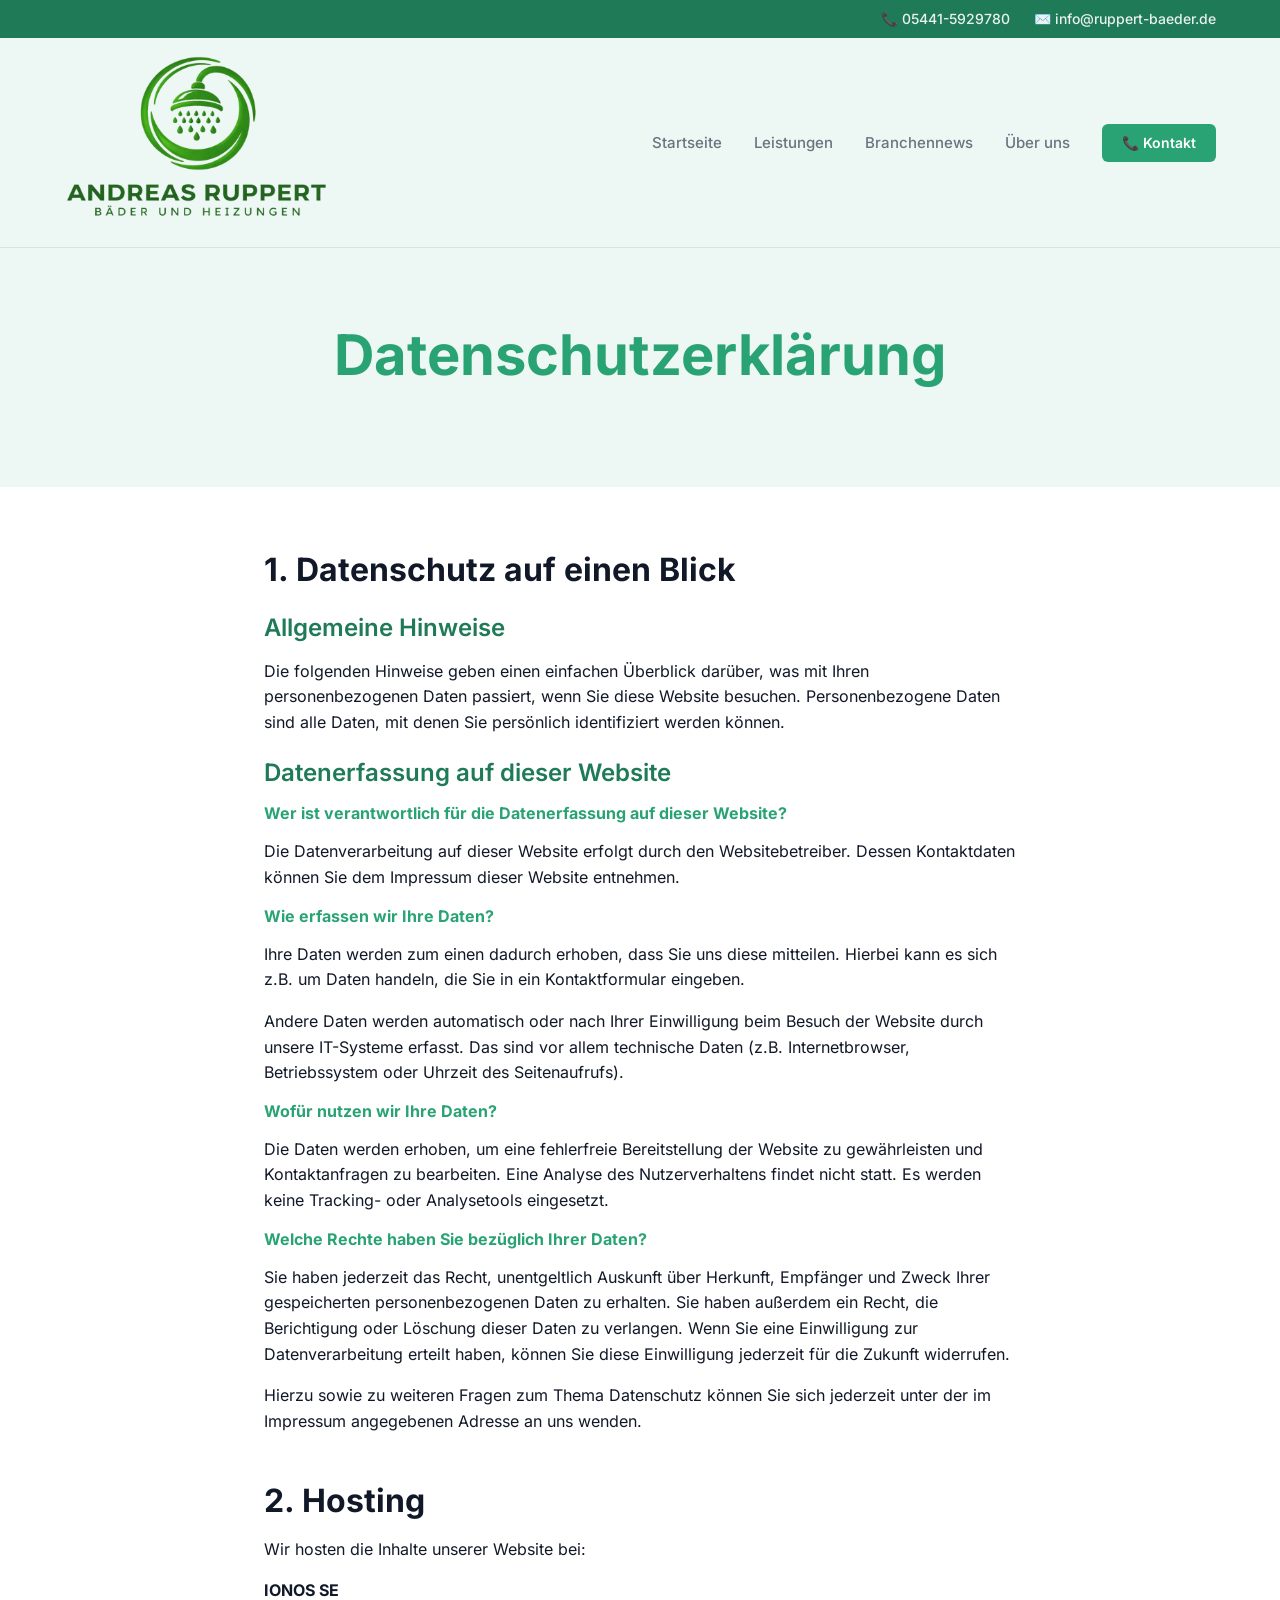
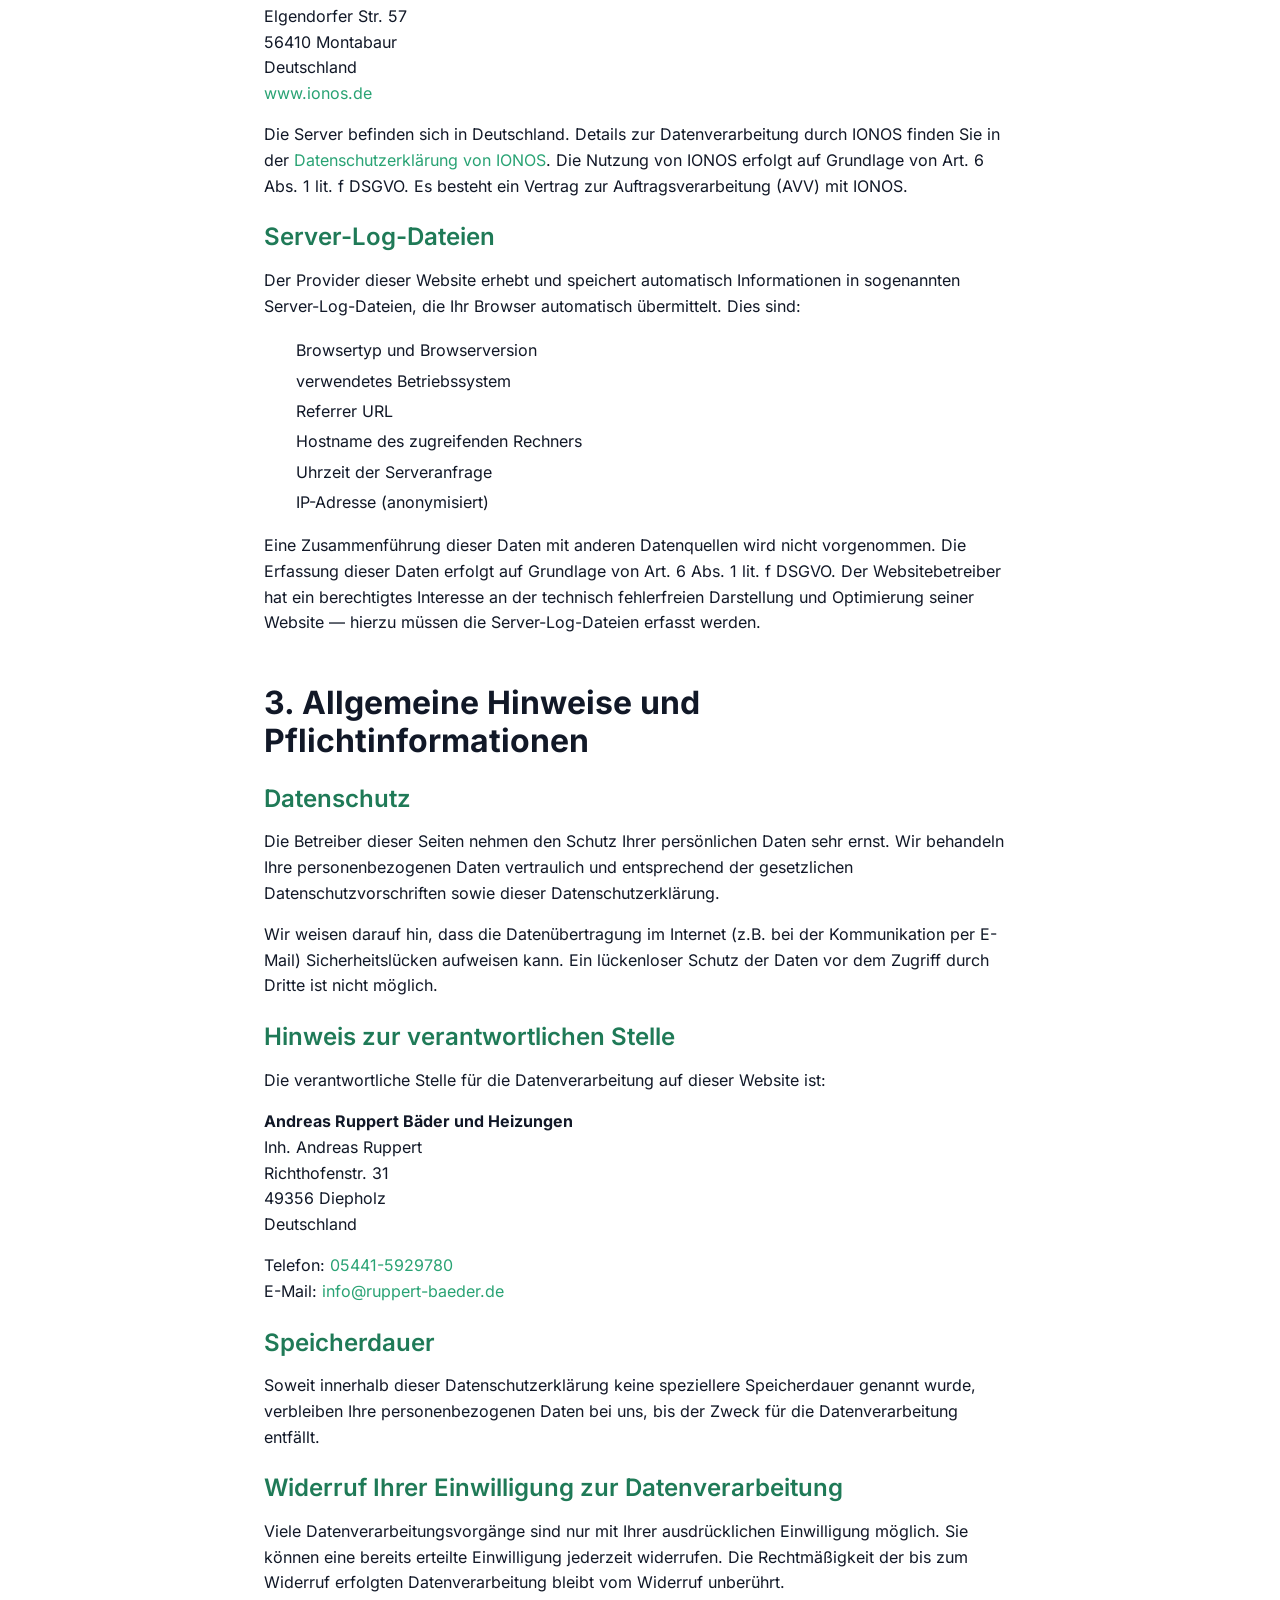
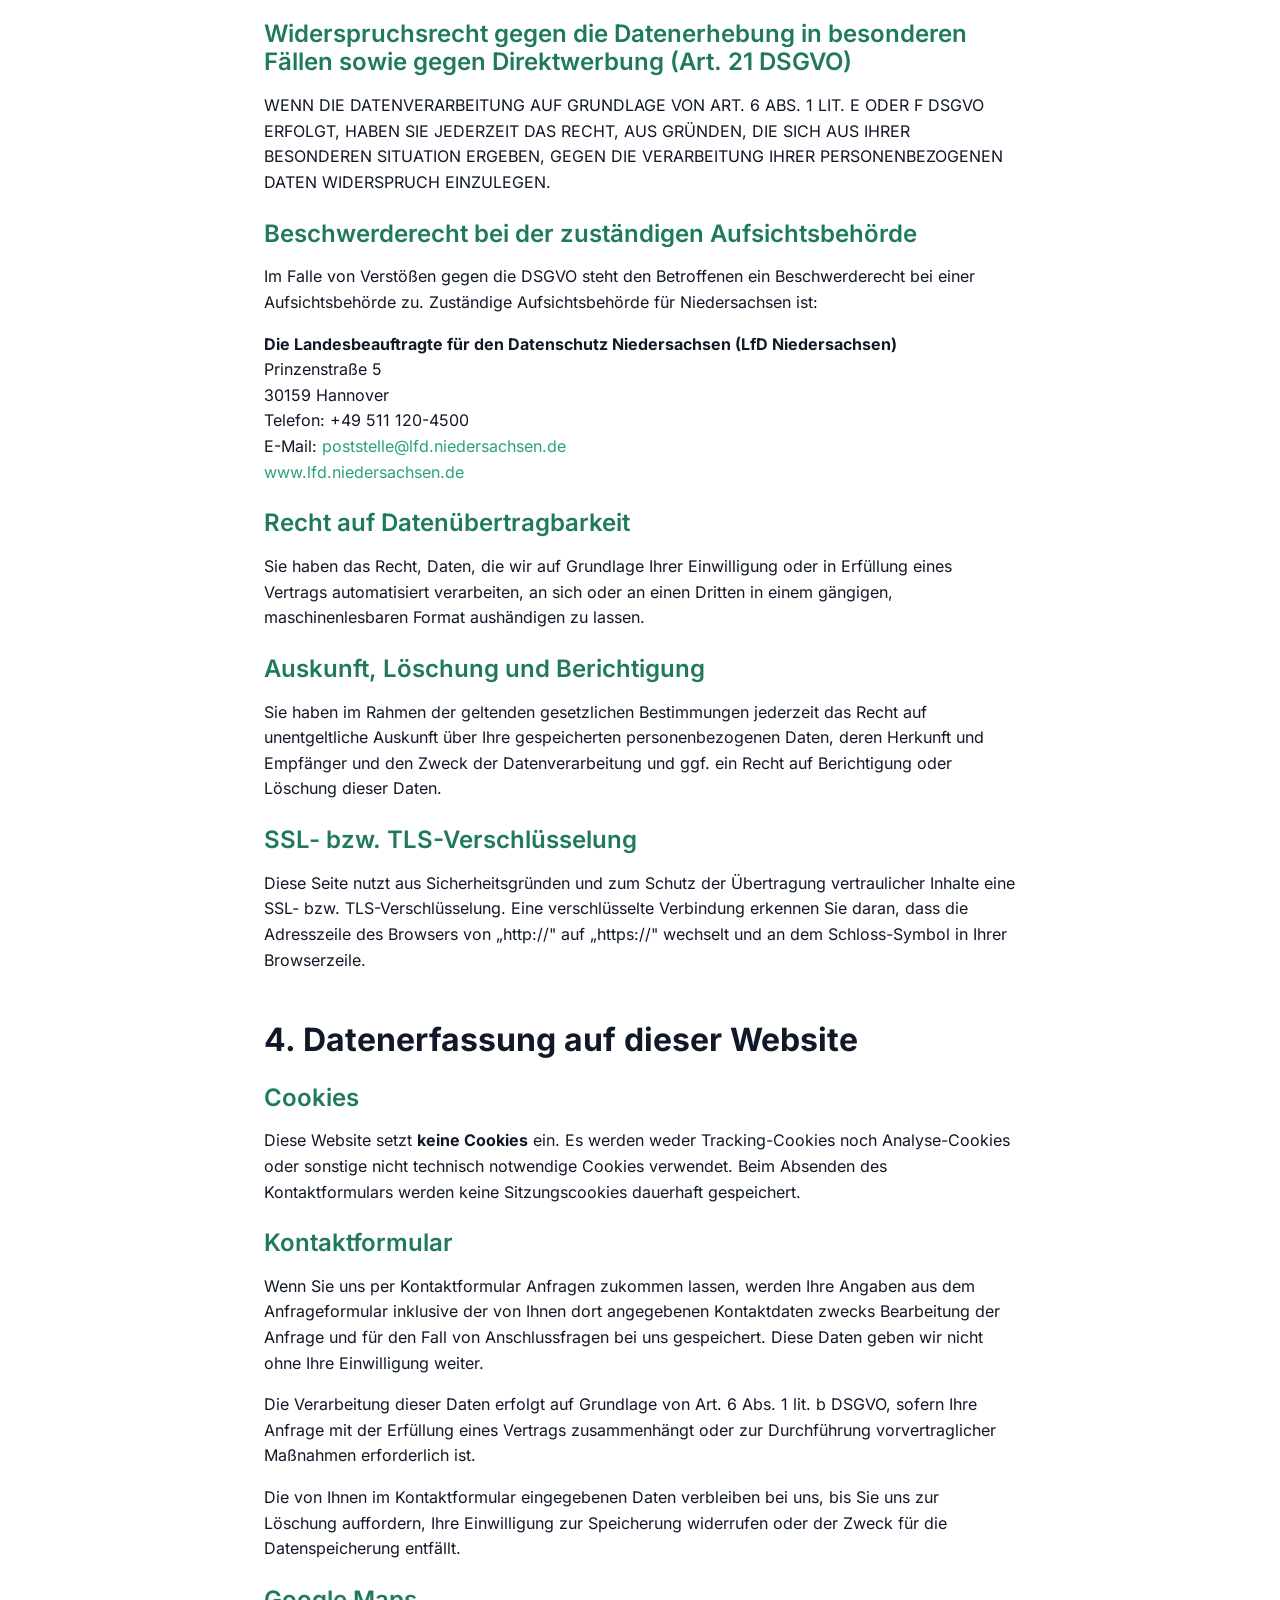
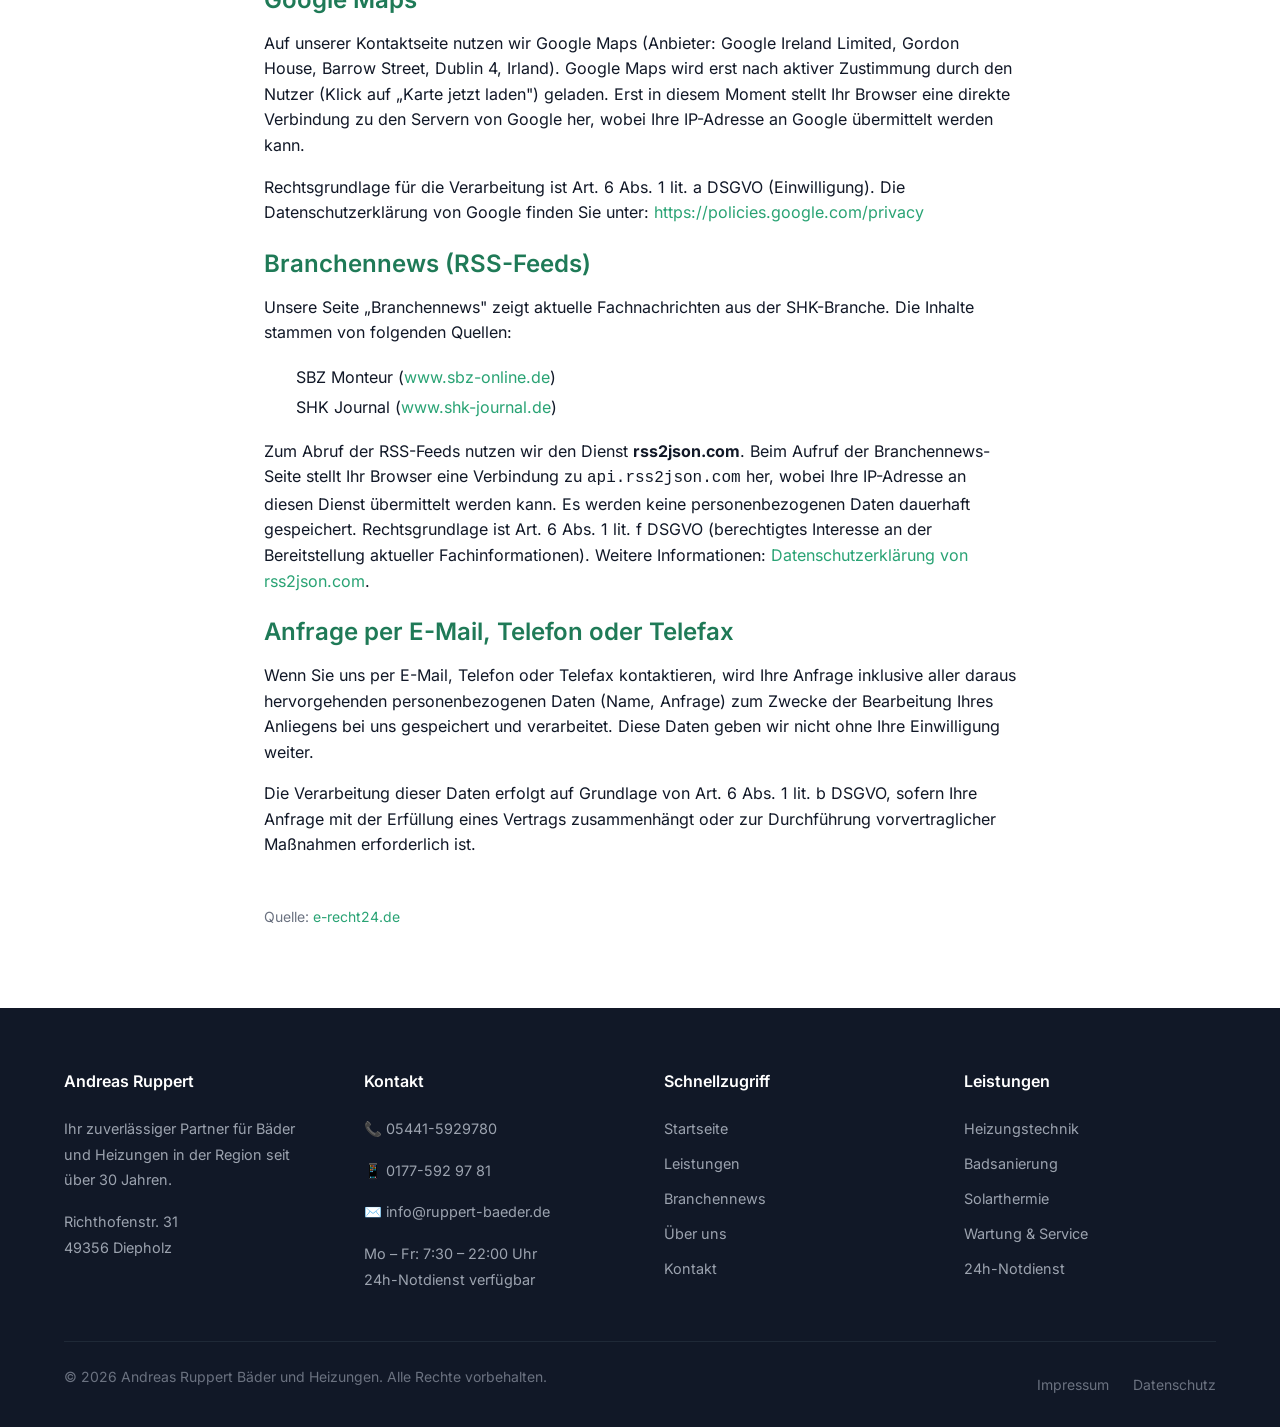
<file: datenschutz.html>
<!DOCTYPE html>
<html lang="de">
<head>
    <meta charset="UTF-8">
    <meta name="viewport" content="width=device-width, initial-scale=1.0">
    <link rel="icon" type="image/png" href="favicon.png">
    <link rel="shortcut icon" href="favicon.png">
    <link rel="canonical" href="https://www.ruppert-baeder.de/datenschutz.html">
    <link rel="preload" as="font" type="font/woff2" href="fonts/inter.woff2" crossorigin>
    <meta name="description" content="Datenschutzerklärung von Andreas Ruppert Bäder und Heizungen">
    <title>Datenschutz | Andreas Ruppert Bäder und Heizungen</title>
    <!-- Open Graph -->
    <meta property="og:type"        content="website">
    <meta property="og:site_name"   content="Andreas Ruppert Bäder und Heizungen">
    <meta property="og:url"         content="https://www.ruppert-baeder.de/datenschutz.html">
    <meta property="og:title"       content="Datenschutz | Andreas Ruppert Bäder und Heizungen">
    <meta property="og:description" content="Datenschutzerklärung – Andreas Ruppert Bäder und Heizungen, Diepholz.">
    <meta property="og:image"       content="https://www.ruppert-baeder.de/images/Logo.png">
    <!-- Twitter Card -->
    <meta name="twitter:card"        content="summary">
    <meta name="twitter:title"       content="Datenschutz | Andreas Ruppert Bäder und Heizungen">
    <meta name="twitter:description" content="Datenschutzerklärung – Andreas Ruppert Bäder und Heizungen, Diepholz.">
    <meta name="twitter:image"       content="https://www.ruppert-baeder.de/images/Logo.png">


<link rel="stylesheet" href="css/styles.css">
</head>
<body>

    <!-- Top Bar -->
    <div class="top-bar">
        <div class="container">
            <div class="top-bar-content">
                <a href="tel:054415929780" class="top-bar-phone">📞 05441-5929780</a>
                <a href="mailto:info@ruppert-baeder.de">✉️ info@ruppert-baeder.de</a>
            </div>
        </div>
    </div>

    <!-- Header -->
    <header class="header">
        <div class="container">
            <div class="header-content">
                <a href="index.html" class="logo">
                    <img src="images/Logo.png" class="logo-img" alt="Andreas Ruppert Bäder und Heizungen">
                </a>
                <button class="menu-toggle" id="menuToggle" aria-label="Menü öffnen">☰</button>
                <nav class="nav-menu" id="navMenu">
                    <a href="index.html" class="nav-link">Startseite</a>
                    <a href="leistungen.html" class="nav-link">Leistungen</a>
                    <a href="branchennews.html" class="nav-link">Branchennews</a>
                    <a href="ueber-uns.html" class="nav-link">Über uns</a>
                    <a href="kontakt.html" class="btn-nav">📞 Kontakt</a>
                </nav>
            </div>
        </div>
    </header>

    <!-- Page Hero -->
    <section class="hero hero-sm hero-light">
        <div class="container">
            <div class="hero-content">
                <h1>Datenschutzerklärung</h1>
            </div>
        </div>
    </section>

    <!-- Privacy Content -->
    <section class="section">
        <div class="container-narrow">
            <h2>1. Datenschutz auf einen Blick</h2>

            <h3 style="margin-top: var(--space-md); color: var(--primary-dark);">Allgemeine Hinweise</h3>
            <p>Die folgenden Hinweise geben einen einfachen Überblick darüber, was mit Ihren personenbezogenen Daten passiert, wenn Sie diese Website besuchen. Personenbezogene Daten sind alle Daten, mit denen Sie persönlich identifiziert werden können.</p>

            <h3 style="margin-top: var(--space-md); color: var(--primary-dark);">Datenerfassung auf dieser Website</h3>
            <h4 style="color: var(--primary);">Wer ist verantwortlich für die Datenerfassung auf dieser Website?</h4>
            <p>Die Datenverarbeitung auf dieser Website erfolgt durch den Websitebetreiber. Dessen Kontaktdaten können Sie dem Impressum dieser Website entnehmen.</p>

            <h4 style="color: var(--primary); margin-top: var(--space-sm);">Wie erfassen wir Ihre Daten?</h4>
            <p>Ihre Daten werden zum einen dadurch erhoben, dass Sie uns diese mitteilen. Hierbei kann es sich z.B. um Daten handeln, die Sie in ein Kontaktformular eingeben.</p>
            <p>Andere Daten werden automatisch oder nach Ihrer Einwilligung beim Besuch der Website durch unsere IT-Systeme erfasst. Das sind vor allem technische Daten (z.B. Internetbrowser, Betriebssystem oder Uhrzeit des Seitenaufrufs).</p>

            <h4 style="color: var(--primary); margin-top: var(--space-sm);">Wofür nutzen wir Ihre Daten?</h4>
            <p>Die Daten werden erhoben, um eine fehlerfreie Bereitstellung der Website zu gewährleisten und Kontaktanfragen zu bearbeiten. Eine Analyse des Nutzerverhaltens findet nicht statt. Es werden keine Tracking- oder Analysetools eingesetzt.</p>

            <h4 style="color: var(--primary); margin-top: var(--space-sm);">Welche Rechte haben Sie bezüglich Ihrer Daten?</h4>
            <p>Sie haben jederzeit das Recht, unentgeltlich Auskunft über Herkunft, Empfänger und Zweck Ihrer gespeicherten personenbezogenen Daten zu erhalten. Sie haben außerdem ein Recht, die Berichtigung oder Löschung dieser Daten zu verlangen. Wenn Sie eine Einwilligung zur Datenverarbeitung erteilt haben, können Sie diese Einwilligung jederzeit für die Zukunft widerrufen.</p>
            <p>Hierzu sowie zu weiteren Fragen zum Thema Datenschutz können Sie sich jederzeit unter der im Impressum angegebenen Adresse an uns wenden.</p>

            <h2 style="margin-top: var(--space-xl);">2. Hosting</h2>
            <p>Wir hosten die Inhalte unserer Website bei:</p>
            <p>
                <strong>IONOS SE</strong><br>
                Elgendorfer Str. 57<br>
                56410 Montabaur<br>
                Deutschland<br>
                <a href="https://www.ionos.de" target="_blank" rel="noopener noreferrer" style="color: var(--primary);">www.ionos.de</a>
            </p>
            <p>Die Server befinden sich in Deutschland. Details zur Datenverarbeitung durch IONOS finden Sie in der <a href="https://www.ionos.de/terms-gtc/datenschutzerklaerung/" target="_blank" rel="noopener noreferrer" style="color: var(--primary);">Datenschutzerklärung von IONOS</a>. Die Nutzung von IONOS erfolgt auf Grundlage von Art. 6 Abs. 1 lit. f DSGVO. Es besteht ein Vertrag zur Auftragsverarbeitung (AVV) mit IONOS.</p>

            <h3 style="margin-top: var(--space-md); color: var(--primary-dark);">Server-Log-Dateien</h3>
            <p>Der Provider dieser Website erhebt und speichert automatisch Informationen in sogenannten Server-Log-Dateien, die Ihr Browser automatisch übermittelt. Dies sind:</p>
            <ul style="margin: var(--space-sm) 0 var(--space-sm) var(--space-lg); line-height: 1.9;">
                <li>Browsertyp und Browserversion</li>
                <li>verwendetes Betriebssystem</li>
                <li>Referrer URL</li>
                <li>Hostname des zugreifenden Rechners</li>
                <li>Uhrzeit der Serveranfrage</li>
                <li>IP-Adresse (anonymisiert)</li>
            </ul>
            <p>Eine Zusammenführung dieser Daten mit anderen Datenquellen wird nicht vorgenommen. Die Erfassung dieser Daten erfolgt auf Grundlage von Art. 6 Abs. 1 lit. f DSGVO. Der Websitebetreiber hat ein berechtigtes Interesse an der technisch fehlerfreien Darstellung und Optimierung seiner Website — hierzu müssen die Server-Log-Dateien erfasst werden.</p>

            <h2 style="margin-top: var(--space-xl);">3. Allgemeine Hinweise und Pflichtinformationen</h2>

            <h3 style="margin-top: var(--space-md); color: var(--primary-dark);">Datenschutz</h3>
            <p>Die Betreiber dieser Seiten nehmen den Schutz Ihrer persönlichen Daten sehr ernst. Wir behandeln Ihre personenbezogenen Daten vertraulich und entsprechend der gesetzlichen Datenschutzvorschriften sowie dieser Datenschutzerklärung.</p>
            <p>Wir weisen darauf hin, dass die Datenübertragung im Internet (z.B. bei der Kommunikation per E-Mail) Sicherheitslücken aufweisen kann. Ein lückenloser Schutz der Daten vor dem Zugriff durch Dritte ist nicht möglich.</p>

            <h3 style="margin-top: var(--space-md); color: var(--primary-dark);">Hinweis zur verantwortlichen Stelle</h3>
            <p>Die verantwortliche Stelle für die Datenverarbeitung auf dieser Website ist:</p>
            <p>
                <strong>Andreas Ruppert Bäder und Heizungen</strong><br>
                Inh. Andreas Ruppert<br>
                Richthofenstr. 31<br>
                49356 Diepholz<br>
                Deutschland
            </p>
            <p>
                Telefon: <a href="tel:054415929780" style="color: var(--primary);">05441-5929780</a><br>
                E-Mail: <a href="mailto:info@ruppert-baeder.de" style="color: var(--primary);">info@ruppert-baeder.de</a>
            </p>

            <h3 style="margin-top: var(--space-md); color: var(--primary-dark);">Speicherdauer</h3>
            <p>Soweit innerhalb dieser Datenschutzerklärung keine speziellere Speicherdauer genannt wurde, verbleiben Ihre personenbezogenen Daten bei uns, bis der Zweck für die Datenverarbeitung entfällt.</p>

            <h3 style="margin-top: var(--space-md); color: var(--primary-dark);">Widerruf Ihrer Einwilligung zur Datenverarbeitung</h3>
            <p>Viele Datenverarbeitungsvorgänge sind nur mit Ihrer ausdrücklichen Einwilligung möglich. Sie können eine bereits erteilte Einwilligung jederzeit widerrufen. Die Rechtmäßigkeit der bis zum Widerruf erfolgten Datenverarbeitung bleibt vom Widerruf unberührt.</p>

            <h3 style="margin-top: var(--space-md); color: var(--primary-dark);">Widerspruchsrecht gegen die Datenerhebung in besonderen Fällen sowie gegen Direktwerbung (Art. 21 DSGVO)</h3>
            <p>WENN DIE DATENVERARBEITUNG AUF GRUNDLAGE VON ART. 6 ABS. 1 LIT. E ODER F DSGVO ERFOLGT, HABEN SIE JEDERZEIT DAS RECHT, AUS GRÜNDEN, DIE SICH AUS IHRER BESONDEREN SITUATION ERGEBEN, GEGEN DIE VERARBEITUNG IHRER PERSONENBEZOGENEN DATEN WIDERSPRUCH EINZULEGEN.</p>

            <h3 style="margin-top: var(--space-md); color: var(--primary-dark);">Beschwerderecht bei der zuständigen Aufsichtsbehörde</h3>
            <p>Im Falle von Verstößen gegen die DSGVO steht den Betroffenen ein Beschwerderecht bei einer Aufsichtsbehörde zu. Zuständige Aufsichtsbehörde für Niedersachsen ist:</p>
            <p>
                <strong>Die Landesbeauftragte für den Datenschutz Niedersachsen (LfD Niedersachsen)</strong><br>
                Prinzenstraße 5<br>
                30159 Hannover<br>
                Telefon: +49 511 120-4500<br>
                E-Mail: <a href="mailto:poststelle@lfd.niedersachsen.de" style="color: var(--primary);">poststelle@lfd.niedersachsen.de</a><br>
                <a href="https://www.lfd.niedersachsen.de" target="_blank" rel="noopener noreferrer" style="color: var(--primary);">www.lfd.niedersachsen.de</a>
            </p>

            <h3 style="margin-top: var(--space-md); color: var(--primary-dark);">Recht auf Datenübertragbarkeit</h3>
            <p>Sie haben das Recht, Daten, die wir auf Grundlage Ihrer Einwilligung oder in Erfüllung eines Vertrags automatisiert verarbeiten, an sich oder an einen Dritten in einem gängigen, maschinenlesbaren Format aushändigen zu lassen.</p>

            <h3 style="margin-top: var(--space-md); color: var(--primary-dark);">Auskunft, Löschung und Berichtigung</h3>
            <p>Sie haben im Rahmen der geltenden gesetzlichen Bestimmungen jederzeit das Recht auf unentgeltliche Auskunft über Ihre gespeicherten personenbezogenen Daten, deren Herkunft und Empfänger und den Zweck der Datenverarbeitung und ggf. ein Recht auf Berichtigung oder Löschung dieser Daten.</p>

            <h3 style="margin-top: var(--space-md); color: var(--primary-dark);">SSL- bzw. TLS-Verschlüsselung</h3>
            <p>Diese Seite nutzt aus Sicherheitsgründen und zum Schutz der Übertragung vertraulicher Inhalte eine SSL- bzw. TLS-Verschlüsselung. Eine verschlüsselte Verbindung erkennen Sie daran, dass die Adresszeile des Browsers von „http://" auf „https://" wechselt und an dem Schloss-Symbol in Ihrer Browserzeile.</p>

            <h2 style="margin-top: var(--space-xl);">4. Datenerfassung auf dieser Website</h2>

            <h3 style="margin-top: var(--space-md); color: var(--primary-dark);">Cookies</h3>
            <p>Diese Website setzt <strong>keine Cookies</strong> ein. Es werden weder Tracking-Cookies noch Analyse-Cookies oder sonstige nicht technisch notwendige Cookies verwendet. Beim Absenden des Kontaktformulars werden keine Sitzungscookies dauerhaft gespeichert.</p>

            <h3 style="margin-top: var(--space-md); color: var(--primary-dark);">Kontaktformular</h3>
            <p>Wenn Sie uns per Kontaktformular Anfragen zukommen lassen, werden Ihre Angaben aus dem Anfrageformular inklusive der von Ihnen dort angegebenen Kontaktdaten zwecks Bearbeitung der Anfrage und für den Fall von Anschlussfragen bei uns gespeichert. Diese Daten geben wir nicht ohne Ihre Einwilligung weiter.</p>
            <p>Die Verarbeitung dieser Daten erfolgt auf Grundlage von Art. 6 Abs. 1 lit. b DSGVO, sofern Ihre Anfrage mit der Erfüllung eines Vertrags zusammenhängt oder zur Durchführung vorvertraglicher Maßnahmen erforderlich ist.</p>
            <p>Die von Ihnen im Kontaktformular eingegebenen Daten verbleiben bei uns, bis Sie uns zur Löschung auffordern, Ihre Einwilligung zur Speicherung widerrufen oder der Zweck für die Datenspeicherung entfällt.</p>

            <h3 style="margin-top: var(--space-md); color: var(--primary-dark);">Google Maps</h3>
            <p>Auf unserer Kontaktseite nutzen wir Google Maps (Anbieter: Google Ireland Limited, Gordon House, Barrow Street, Dublin 4, Irland). Google Maps wird erst nach aktiver Zustimmung durch den Nutzer (Klick auf „Karte jetzt laden") geladen. Erst in diesem Moment stellt Ihr Browser eine direkte Verbindung zu den Servern von Google her, wobei Ihre IP-Adresse an Google übermittelt werden kann.</p>
            <p>Rechtsgrundlage für die Verarbeitung ist Art. 6 Abs. 1 lit. a DSGVO (Einwilligung). Die Datenschutzerklärung von Google finden Sie unter: <a href="https://policies.google.com/privacy" target="_blank" rel="noopener noreferrer" style="color: var(--primary);">https://policies.google.com/privacy</a></p>

            <h3 style="margin-top: var(--space-md); color: var(--primary-dark);">Branchennews (RSS-Feeds)</h3>
            <p>Unsere Seite „Branchennews" zeigt aktuelle Fachnachrichten aus der SHK-Branche. Die Inhalte stammen von folgenden Quellen:</p>
            <ul style="margin: var(--space-sm) 0 var(--space-sm) var(--space-lg); line-height: 1.9;">
                <li>SBZ Monteur (<a href="https://www.sbz-online.de" target="_blank" rel="noopener noreferrer" style="color: var(--primary);">www.sbz-online.de</a>)</li>
                <li>SHK Journal (<a href="https://www.shk-journal.de" target="_blank" rel="noopener noreferrer" style="color: var(--primary);">www.shk-journal.de</a>)</li>
            </ul>
            <p>Zum Abruf der RSS-Feeds nutzen wir den Dienst <strong>rss2json.com</strong>. Beim Aufruf der Branchennews-Seite stellt Ihr Browser eine Verbindung zu <code>api.rss2json.com</code> her, wobei Ihre IP-Adresse an diesen Dienst übermittelt werden kann. Es werden keine personenbezogenen Daten dauerhaft gespeichert. Rechtsgrundlage ist Art. 6 Abs. 1 lit. f DSGVO (berechtigtes Interesse an der Bereitstellung aktueller Fachinformationen). Weitere Informationen: <a href="https://rss2json.com/privacy" target="_blank" rel="noopener noreferrer" style="color: var(--primary);">Datenschutzerklärung von rss2json.com</a>.</p>

            <h3 style="margin-top: var(--space-md); color: var(--primary-dark);">Anfrage per E-Mail, Telefon oder Telefax</h3>
            <p>Wenn Sie uns per E-Mail, Telefon oder Telefax kontaktieren, wird Ihre Anfrage inklusive aller daraus hervorgehenden personenbezogenen Daten (Name, Anfrage) zum Zwecke der Bearbeitung Ihres Anliegens bei uns gespeichert und verarbeitet. Diese Daten geben wir nicht ohne Ihre Einwilligung weiter.</p>
            <p>Die Verarbeitung dieser Daten erfolgt auf Grundlage von Art. 6 Abs. 1 lit. b DSGVO, sofern Ihre Anfrage mit der Erfüllung eines Vertrags zusammenhängt oder zur Durchführung vorvertraglicher Maßnahmen erforderlich ist.</p>

            <p style="margin-top: var(--space-xl); font-size: var(--font-size-xs); color: var(--text-light);">
                Quelle: <a href="https://www.e-recht24.de" target="_blank" rel="noopener noreferrer" style="color: var(--primary);">e-recht24.de</a>
            </p>
        </div>
    </section>

    <!-- Footer -->
    <footer class="footer">
        <div class="container">
            <div class="footer-grid">
                <div class="footer-section">
                    <h3>Andreas Ruppert</h3>
                    <p>Ihr zuverlässiger Partner für Bäder und Heizungen in der Region seit über 30 Jahren.</p>
                    <p>Richthofenstr. 31<br>49356 Diepholz</p>
                </div>
                <div class="footer-section">
                    <h3>Kontakt</h3>
                    <p><a href="tel:054415929780">📞 05441-5929780</a></p>
                    <p><a href="tel:01775929781">📱 0177-592 97 81</a></p>
                    <p><a href="mailto:info@ruppert-baeder.de">✉️ info@ruppert-baeder.de</a></p>
                    <p>Mo – Fr: 7:30 – 22:00 Uhr<br>24h-Notdienst verfügbar</p>
                </div>
                <div class="footer-section">
                    <h3>Schnellzugriff</h3>
                    <ul class="footer-links">
                        <li><a href="index.html">Startseite</a></li>
                        <li><a href="leistungen.html">Leistungen</a></li>
                        <li><a href="branchennews.html">Branchennews</a></li>
                        <li><a href="ueber-uns.html">Über uns</a></li>
                        <li><a href="kontakt.html">Kontakt</a></li>
                    </ul>
                </div>
                <div class="footer-section">
                    <h3>Leistungen</h3>
                    <ul class="footer-links">
                        <li><a href="leistungen.html#heizung">Heizungstechnik</a></li>
                        <li><a href="leistungen.html#bad">Badsanierung</a></li>
                        <li><a href="leistungen.html#solar">Solarthermie</a></li>
                        <li><a href="leistungen.html#wartung">Wartung &amp; Service</a></li>
                        <li><a href="leistungen.html#notdienst">24h-Notdienst</a></li>
                    </ul>
                </div>
            </div>
            <div class="footer-bottom">
                <p>&copy; 2026 Andreas Ruppert Bäder und Heizungen. Alle Rechte vorbehalten.</p>
                <div class="footer-bottom-links">
                    <a href="impressum.html">Impressum</a>
                    <a href="datenschutz.html">Datenschutz</a>
                </div>
            </div>
        </div>
    </footer>

    <script src="js/script.js"></script>
</body>
</html>
</file>
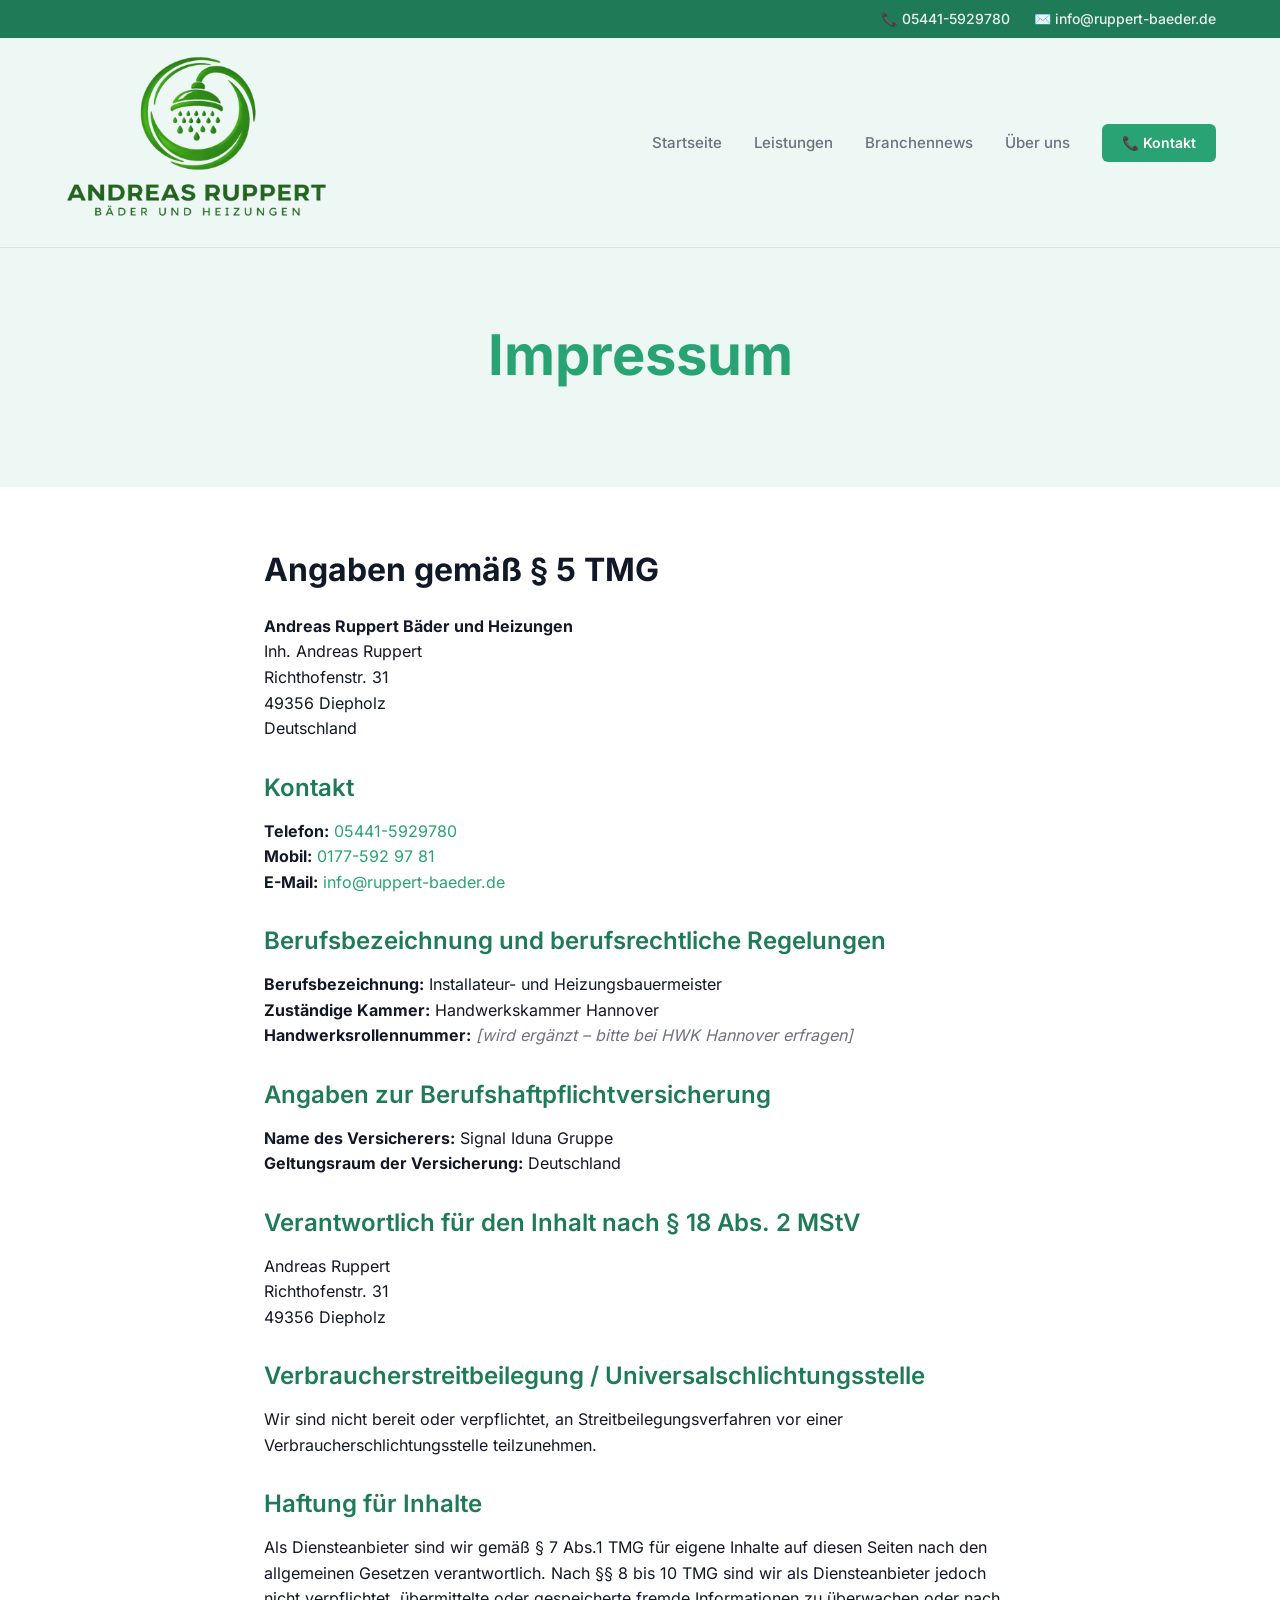
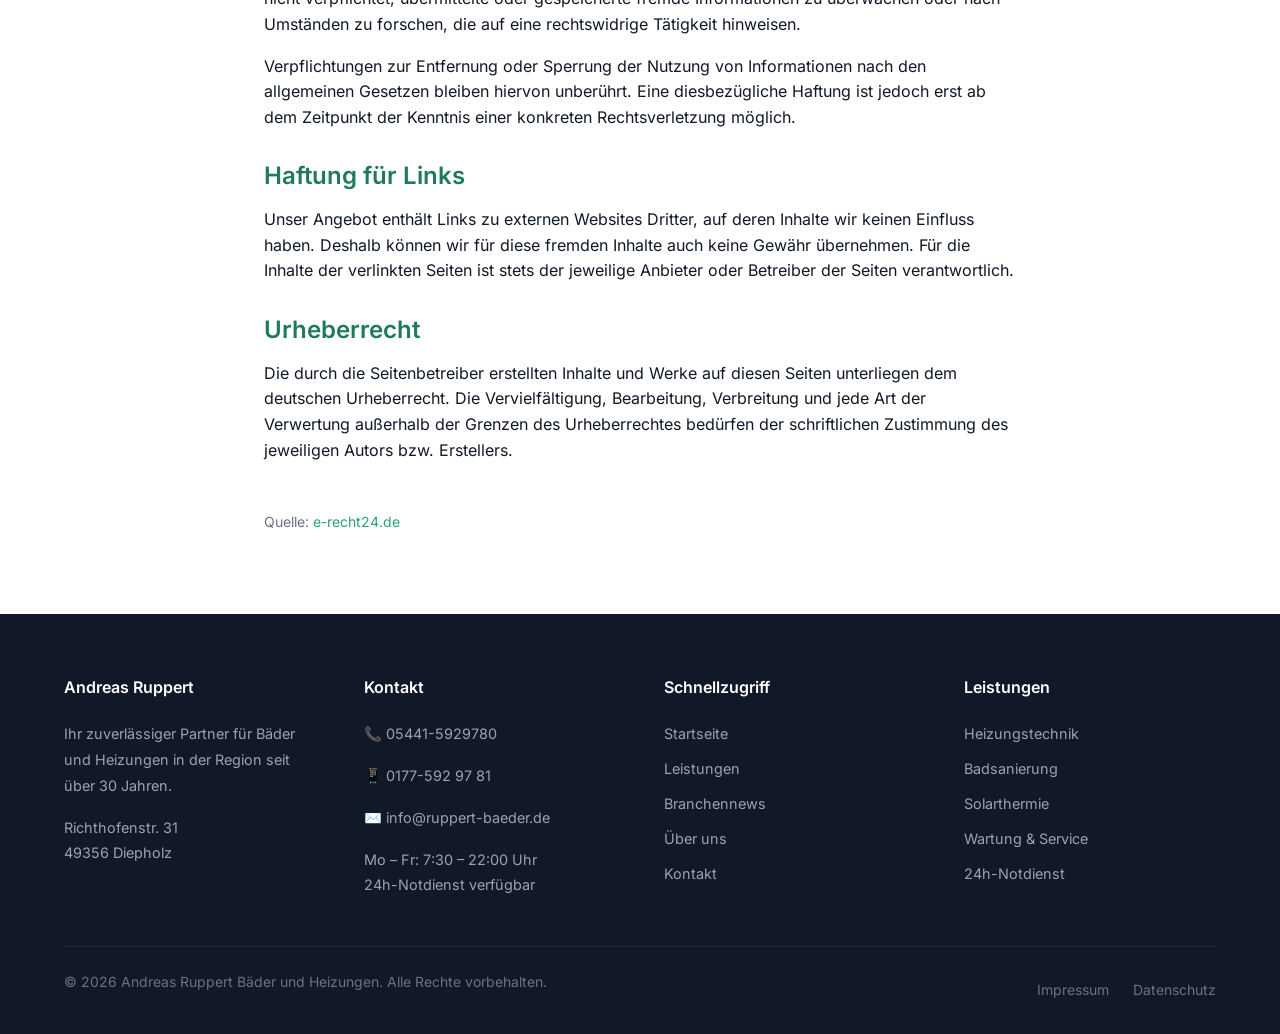
<file: impressum.html>
<!DOCTYPE html>
<html lang="de">
<head>
    <meta charset="UTF-8">
    <meta name="viewport" content="width=device-width, initial-scale=1.0">
    <link rel="icon" type="image/png" href="favicon.png">
    <link rel="shortcut icon" href="favicon.png">
    <link rel="canonical" href="https://www.ruppert-baeder.de/impressum.html">
    <link rel="preload" as="font" type="font/woff2" href="fonts/inter.woff2" crossorigin>
    <meta name="description" content="Impressum von Andreas Ruppert Bäder und Heizungen">
    <title>Impressum | Andreas Ruppert Bäder und Heizungen</title>
    <!-- Open Graph -->
    <meta property="og:type"        content="website">
    <meta property="og:site_name"   content="Andreas Ruppert Bäder und Heizungen">
    <meta property="og:url"         content="https://www.ruppert-baeder.de/impressum.html">
    <meta property="og:title"       content="Impressum | Andreas Ruppert Bäder und Heizungen">
    <meta property="og:description" content="Impressum – Andreas Ruppert Bäder und Heizungen, Richthofenstr. 31, 49356 Diepholz.">
    <meta property="og:image"       content="https://www.ruppert-baeder.de/images/Logo.png">
    <!-- Twitter Card -->
    <meta name="twitter:card"        content="summary">
    <meta name="twitter:title"       content="Impressum | Andreas Ruppert Bäder und Heizungen">
    <meta name="twitter:description" content="Impressum – Andreas Ruppert Bäder und Heizungen, Richthofenstr. 31, 49356 Diepholz.">
    <meta name="twitter:image"       content="https://www.ruppert-baeder.de/images/Logo.png">


<link rel="stylesheet" href="css/styles.css">
</head>
<body>

    <!-- Top Bar -->
    <div class="top-bar">
        <div class="container">
            <div class="top-bar-content">
                <a href="tel:054415929780" class="top-bar-phone">📞 05441-5929780</a>
                <a href="mailto:info@ruppert-baeder.de">✉️ info@ruppert-baeder.de</a>
            </div>
        </div>
    </div>

    <!-- Header -->
    <header class="header">
        <div class="container">
            <div class="header-content">
                <a href="index.html" class="logo">
                    <img src="images/Logo.png" class="logo-img" alt="Andreas Ruppert Bäder und Heizungen">
                </a>
                <button class="menu-toggle" id="menuToggle" aria-label="Menü öffnen">☰</button>
                <nav class="nav-menu" id="navMenu">
                    <a href="index.html" class="nav-link">Startseite</a>
                    <a href="leistungen.html" class="nav-link">Leistungen</a>
                    <a href="branchennews.html" class="nav-link">Branchennews</a>
                    <a href="ueber-uns.html" class="nav-link">Über uns</a>
                    <a href="kontakt.html" class="btn-nav">📞 Kontakt</a>
                </nav>
            </div>
        </div>
    </header>

    <!-- Page Hero -->
    <section class="hero hero-sm hero-light">
        <div class="container">
            <div class="hero-content">
                <h1>Impressum</h1>
            </div>
        </div>
    </section>

    <!-- Impressum Content -->
    <section class="section">
        <div class="container-narrow">
            <h2>Angaben gemäß § 5 TMG</h2>

            <p style="margin-top: var(--space-md);">
                <strong>Andreas Ruppert Bäder und Heizungen</strong><br>
                Inh. Andreas Ruppert<br>
                Richthofenstr. 31<br>
                49356 Diepholz<br>
                Deutschland
            </p>

            <h3 style="margin-top: var(--space-lg); color: var(--primary-dark);">Kontakt</h3>
            <p>
                <strong>Telefon:</strong> <a href="tel:054415929780" style="color: var(--primary);">05441-5929780</a><br>
                <strong>Mobil:</strong> <a href="tel:01775929781" style="color: var(--primary);">0177-592 97 81</a><br>
                <strong>E-Mail:</strong> <a href="mailto:info@ruppert-baeder.de" style="color: var(--primary);">info@ruppert-baeder.de</a>
            </p>

            <h3 style="margin-top: var(--space-lg); color: var(--primary-dark);">Berufsbezeichnung und berufsrechtliche Regelungen</h3>
            <p>
                <strong>Berufsbezeichnung:</strong> Installateur- und Heizungsbauermeister<br>
                <strong>Zuständige Kammer:</strong> Handwerkskammer Hannover<br>
                <strong>Handwerksrollennummer:</strong> <em style="color: var(--text-light);">[wird ergänzt – bitte bei HWK Hannover erfragen]</em>
            </p>

            <h3 style="margin-top: var(--space-lg); color: var(--primary-dark);">Angaben zur Berufshaftpflichtversicherung</h3>
            <p>
                <strong>Name des Versicherers:</strong> Signal Iduna Gruppe<br>
                <strong>Geltungsraum der Versicherung:</strong> Deutschland
            </p>

            <h3 style="margin-top: var(--space-lg); color: var(--primary-dark);">Verantwortlich für den Inhalt nach § 18 Abs. 2 MStV</h3>
            <p>
                Andreas Ruppert<br>
                Richthofenstr. 31<br>
                49356 Diepholz
            </p>

            <h3 style="margin-top: var(--space-lg); color: var(--primary-dark);">Verbraucherstreitbeilegung / Universalschlichtungsstelle</h3>
            <p>Wir sind nicht bereit oder verpflichtet, an Streitbeilegungsverfahren vor einer Verbraucherschlichtungsstelle teilzunehmen.</p>

            <h3 style="margin-top: var(--space-lg); color: var(--primary-dark);">Haftung für Inhalte</h3>
            <p>Als Diensteanbieter sind wir gemäß § 7 Abs.1 TMG für eigene Inhalte auf diesen Seiten nach den allgemeinen Gesetzen verantwortlich. Nach §§ 8 bis 10 TMG sind wir als Diensteanbieter jedoch nicht verpflichtet, übermittelte oder gespeicherte fremde Informationen zu überwachen oder nach Umständen zu forschen, die auf eine rechtswidrige Tätigkeit hinweisen.</p>
            <p>Verpflichtungen zur Entfernung oder Sperrung der Nutzung von Informationen nach den allgemeinen Gesetzen bleiben hiervon unberührt. Eine diesbezügliche Haftung ist jedoch erst ab dem Zeitpunkt der Kenntnis einer konkreten Rechtsverletzung möglich.</p>

            <h3 style="margin-top: var(--space-lg); color: var(--primary-dark);">Haftung für Links</h3>
            <p>Unser Angebot enthält Links zu externen Websites Dritter, auf deren Inhalte wir keinen Einfluss haben. Deshalb können wir für diese fremden Inhalte auch keine Gewähr übernehmen. Für die Inhalte der verlinkten Seiten ist stets der jeweilige Anbieter oder Betreiber der Seiten verantwortlich.</p>

            <h3 style="margin-top: var(--space-lg); color: var(--primary-dark);">Urheberrecht</h3>
            <p>Die durch die Seitenbetreiber erstellten Inhalte und Werke auf diesen Seiten unterliegen dem deutschen Urheberrecht. Die Vervielfältigung, Bearbeitung, Verbreitung und jede Art der Verwertung außerhalb der Grenzen des Urheberrechtes bedürfen der schriftlichen Zustimmung des jeweiligen Autors bzw. Erstellers.</p>

            <p style="margin-top: var(--space-xl); font-size: var(--font-size-xs); color: var(--text-light);">
                Quelle: <a href="https://www.e-recht24.de" target="_blank" rel="noopener noreferrer" style="color: var(--primary);">e-recht24.de</a>
            </p>
        </div>
    </section>

    <!-- Footer -->
    <footer class="footer">
        <div class="container">
            <div class="footer-grid">
                <div class="footer-section">
                    <h3>Andreas Ruppert</h3>
                    <p>Ihr zuverlässiger Partner für Bäder und Heizungen in der Region seit über 30 Jahren.</p>
                    <p>Richthofenstr. 31<br>49356 Diepholz</p>
                </div>
                <div class="footer-section">
                    <h3>Kontakt</h3>
                    <p><a href="tel:054415929780">📞 05441-5929780</a></p>
                    <p><a href="tel:01775929781">📱 0177-592 97 81</a></p>
                    <p><a href="mailto:info@ruppert-baeder.de">✉️ info@ruppert-baeder.de</a></p>
                    <p>Mo – Fr: 7:30 – 22:00 Uhr<br>24h-Notdienst verfügbar</p>
                </div>
                <div class="footer-section">
                    <h3>Schnellzugriff</h3>
                    <ul class="footer-links">
                        <li><a href="index.html">Startseite</a></li>
                        <li><a href="leistungen.html">Leistungen</a></li>
                        <li><a href="branchennews.html">Branchennews</a></li>
                        <li><a href="ueber-uns.html">Über uns</a></li>
                        <li><a href="kontakt.html">Kontakt</a></li>
                    </ul>
                </div>
                <div class="footer-section">
                    <h3>Leistungen</h3>
                    <ul class="footer-links">
                        <li><a href="leistungen.html#heizung">Heizungstechnik</a></li>
                        <li><a href="leistungen.html#bad">Badsanierung</a></li>
                        <li><a href="leistungen.html#solar">Solarthermie</a></li>
                        <li><a href="leistungen.html#wartung">Wartung &amp; Service</a></li>
                        <li><a href="leistungen.html#notdienst">24h-Notdienst</a></li>
                    </ul>
                </div>
            </div>
            <div class="footer-bottom">
                <p>&copy; 2026 Andreas Ruppert Bäder und Heizungen. Alle Rechte vorbehalten.</p>
                <div class="footer-bottom-links">
                    <a href="impressum.html">Impressum</a>
                    <a href="datenschutz.html">Datenschutz</a>
                </div>
            </div>
        </div>
    </footer>

    <script src="js/script.js"></script>
</body>
</html>
</file>
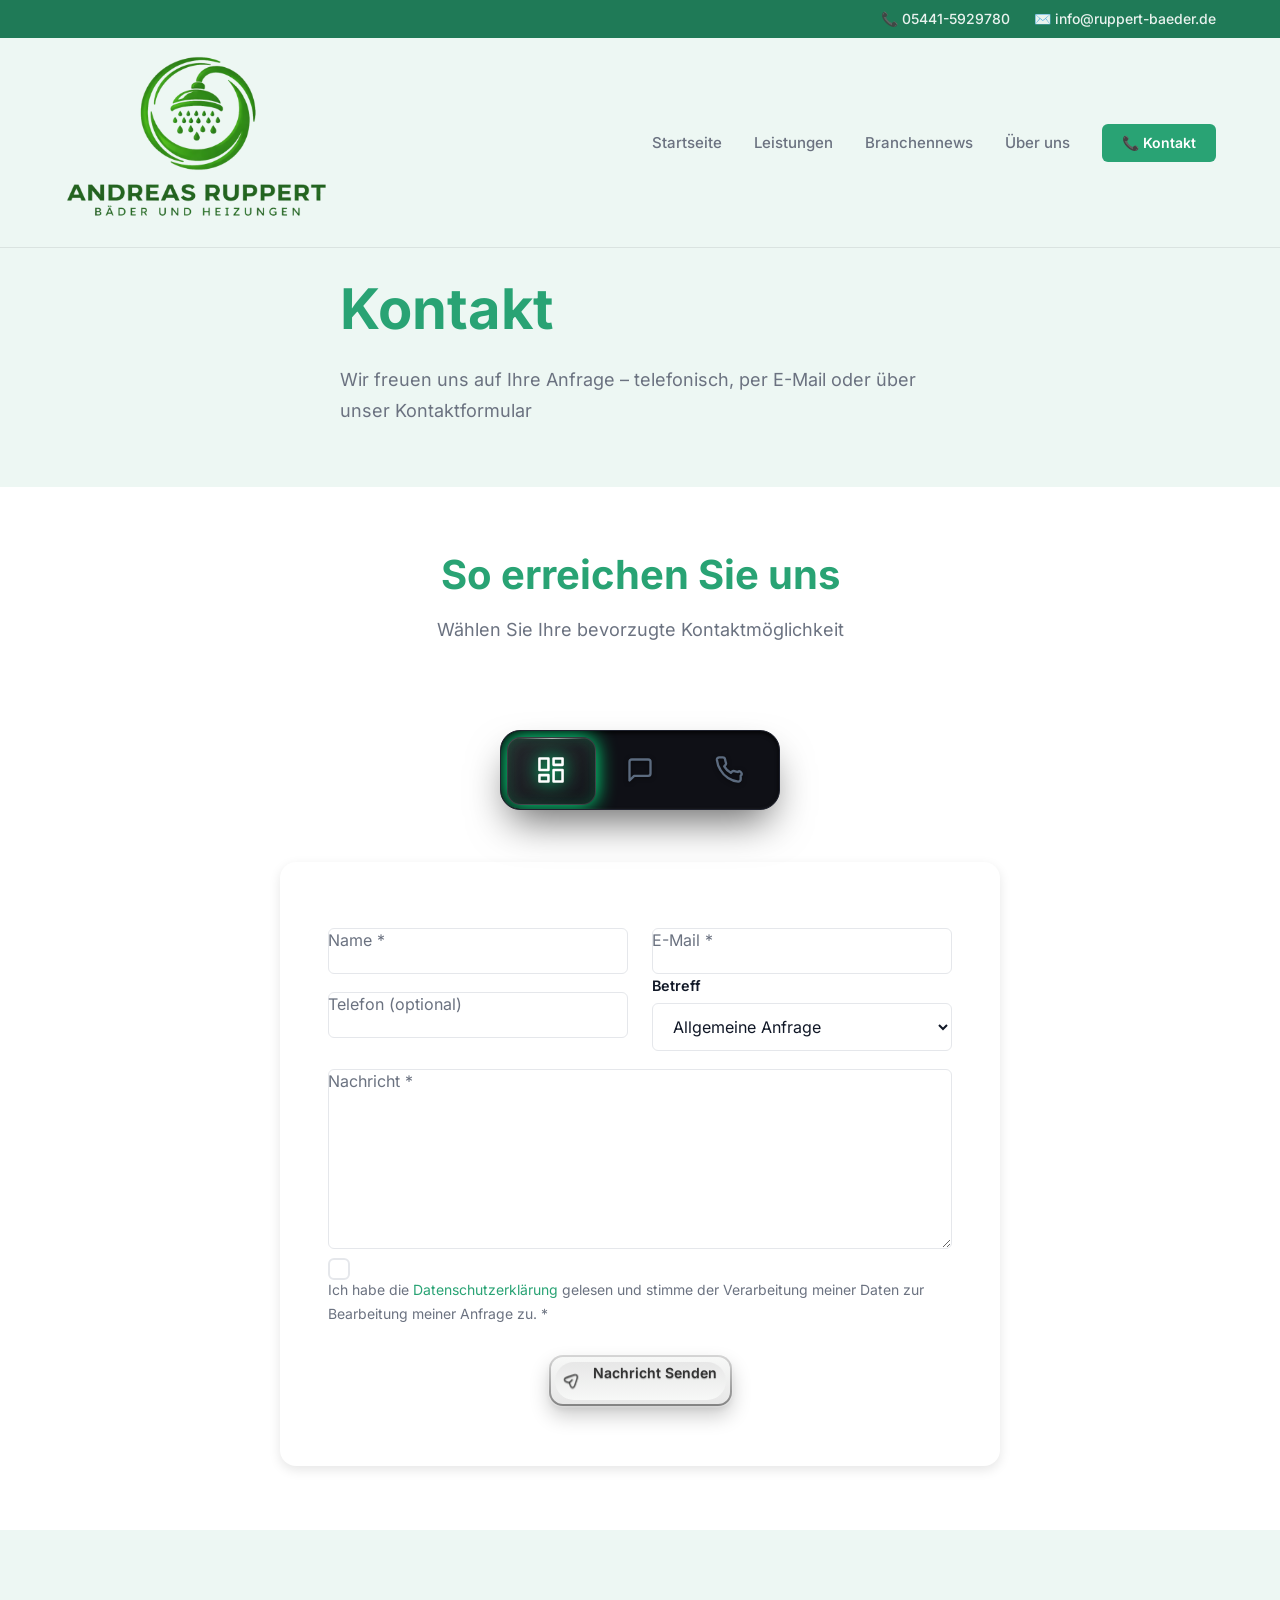
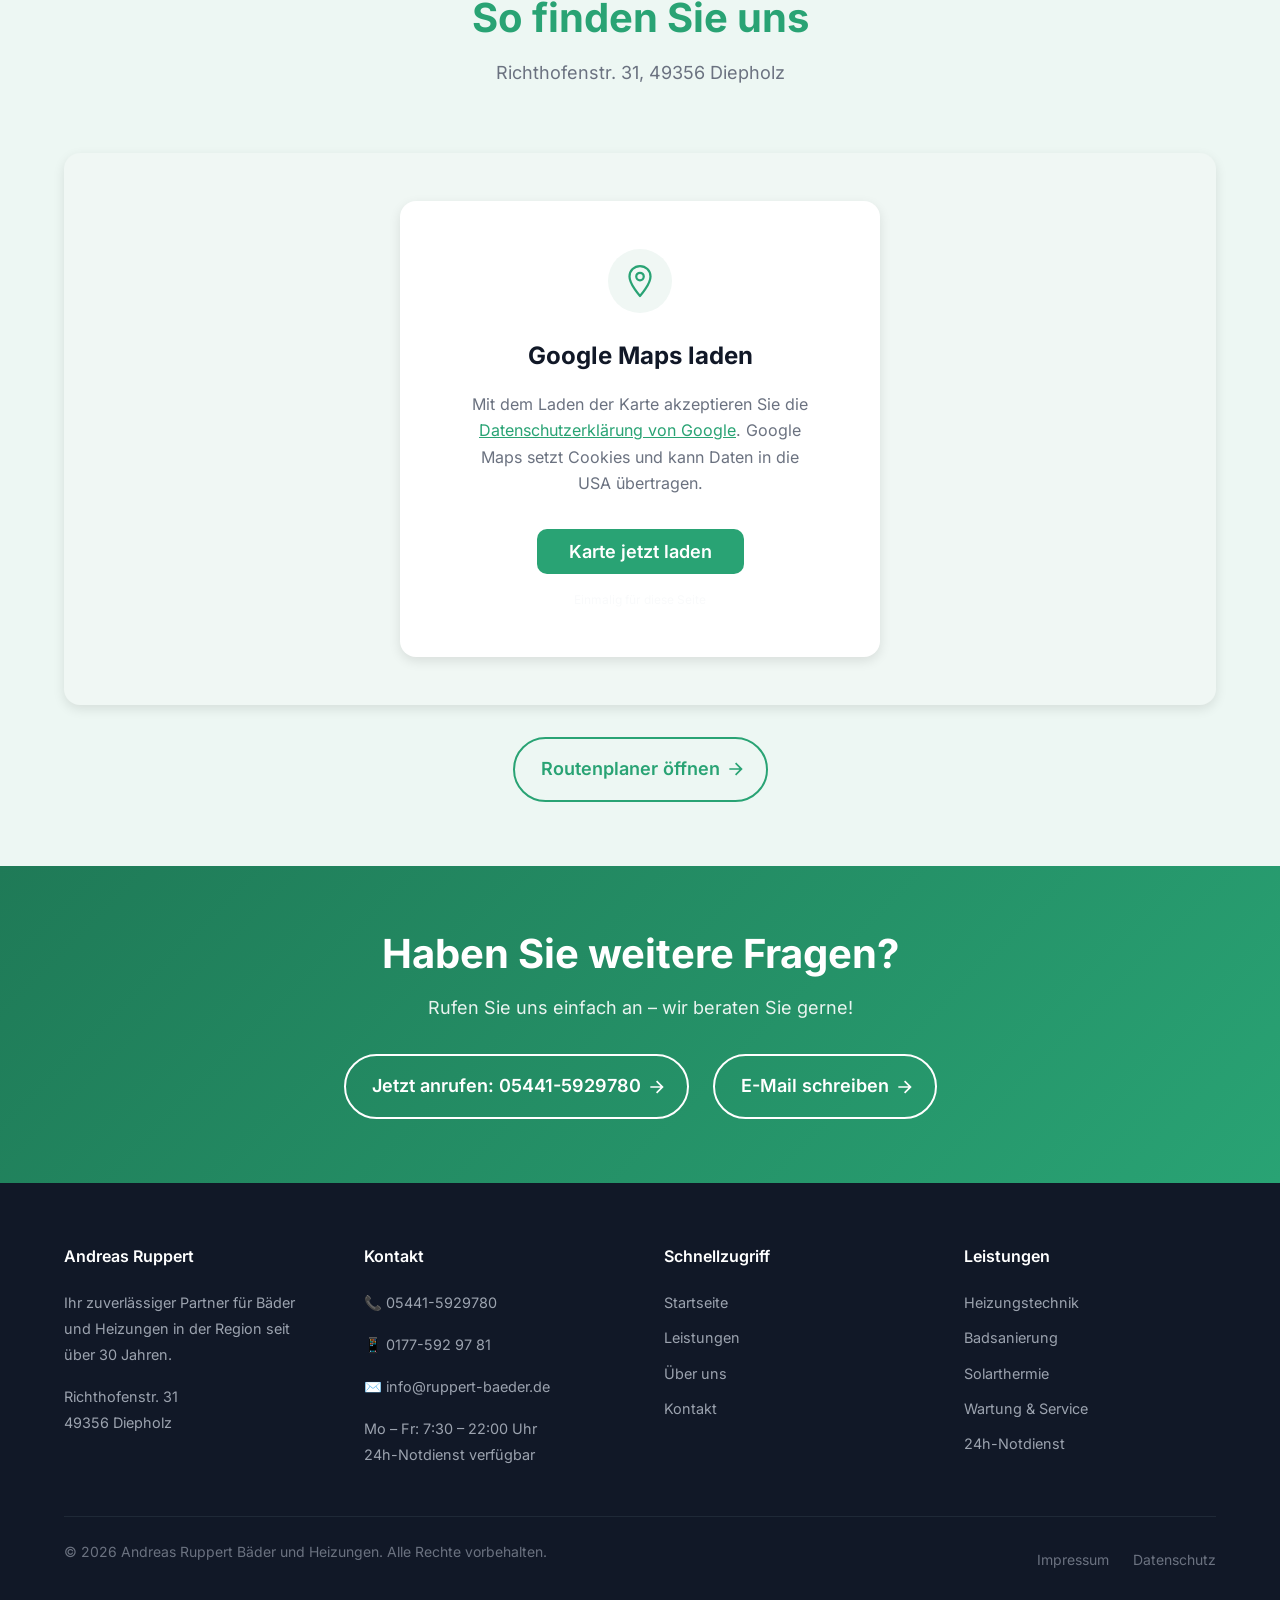
<file: kontakt.html>
<!DOCTYPE html>
<html lang="de">
<head>
    <meta charset="UTF-8">
    <meta name="viewport" content="width=device-width, initial-scale=1.0">
    <link rel="icon" type="image/png" href="favicon.png">
    <link rel="shortcut icon" href="favicon.png">
    <link rel="canonical" href="https://www.ruppert-baeder.de/kontakt.html">
    <link rel="preload" as="font" type="font/woff2" href="fonts/inter.woff2" crossorigin>
    <meta name="description" content="Kontaktieren Sie Andreas Ruppert Bäder und Heizungen in Diepholz. 24h-Notdienst verfügbar.">
    <title>Kontakt | Andreas Ruppert Bäder und Heizungen</title>
    <!-- Open Graph -->
    <meta property="og:type"        content="website">
    <meta property="og:site_name"   content="Andreas Ruppert Bäder und Heizungen">
    <meta property="og:url"         content="https://www.ruppert-baeder.de/kontakt.html">
    <meta property="og:title"       content="Kontakt | Andreas Ruppert Bäder und Heizungen">
    <meta property="og:description" content="Jetzt Kontakt aufnehmen – Andreas Ruppert Bäder und Heizungen in Diepholz. 24h-Notdienst: 05441-5929780">
    <meta property="og:image"       content="https://www.ruppert-baeder.de/images/Logo.png">
    <!-- Twitter Card -->
    <meta name="twitter:card"        content="summary">
    <meta name="twitter:title"       content="Kontakt | Andreas Ruppert Bäder und Heizungen">
    <meta name="twitter:description" content="Jetzt Kontakt aufnehmen – Andreas Ruppert Bäder und Heizungen in Diepholz. 24h-Notdienst: 05441-5929780">
    <meta name="twitter:image"       content="https://www.ruppert-baeder.de/images/Logo.png">


<link rel="stylesheet" href="css/styles.css">
</head>
<body>

    <!-- Top Bar -->
    <div class="top-bar">
        <div class="container">
            <div class="top-bar-content">
                <a href="tel:054415929780" class="top-bar-phone">📞 05441-5929780</a>
                <a href="mailto:info@ruppert-baeder.de">✉️ info@ruppert-baeder.de</a>
            </div>
        </div>
    </div>

    <!-- Header -->
    <header class="header">
        <div class="container">
            <div class="header-content">
                <a href="index.html" class="logo">
                    <img src="images/Logo.png" class="logo-img" alt="Andreas Ruppert Bäder und Heizungen">
                </a>
                <button class="menu-toggle" id="menuToggle" aria-label="Menü öffnen">☰</button>
                <nav class="nav-menu" id="navMenu">
                    <a href="index.html" class="nav-link">Startseite</a>
                    <a href="leistungen.html" class="nav-link">Leistungen</a>
                    <a href="branchennews.html" class="nav-link">Branchennews</a>
                    <a href="ueber-uns.html" class="nav-link">Über uns</a>
                    <a href="kontakt.html" class="btn-nav">📞 Kontakt</a>
                </nav>
            </div>
        </div>
    </header>

    <!-- Page Hero -->
    <section class="hero hero-sm hero-light">
        <div class="container">
            <div class="hero-content">
                <h1>Kontakt</h1>
                <p class="hero-subtitle">Wir freuen uns auf Ihre Anfrage – telefonisch, per E-Mail oder über unser Kontaktformular</p>
            </div>
        </div>
    </section>


    <!-- Kontakt-Switch Section -->
    <section class="section contact-switch-section">
        <div class="container">
            <div class="section-header">
                <h2>So erreichen Sie uns</h2>
                <p>Wählen Sie Ihre bevorzugte Kontaktmöglichkeit</p>
            </div>

            <!-- Cyber Switch -->
            <div class="cyber-signboard">
                <div class="cyber-switch" role="tablist" aria-label="Kontaktmöglichkeit wählen">
                    <input type="radio" id="cyber-opt-1" name="cyber-mode" checked>
                    <label for="cyber-opt-1" class="cyber-label" aria-label="Kontaktformular" role="tab" aria-selected="true" aria-controls="tab-formular">
                        <svg class="icon" viewBox="0 0 24 24" fill="none" stroke="currentColor" stroke-width="2" stroke-linecap="round" stroke-linejoin="round">
                            <rect x="3" y="3" width="7" height="9"></rect>
                            <rect x="14" y="3" width="7" height="5"></rect>
                            <rect x="14" y="12" width="7" height="9"></rect>
                            <rect x="3" y="16" width="7" height="5"></rect>
                        </svg>
                        <span class="glare"></span>
                    </label>

                    <input type="radio" id="cyber-opt-2" name="cyber-mode">
                    <label for="cyber-opt-2" class="cyber-label" aria-label="WhatsApp" role="tab" aria-selected="false" aria-controls="tab-whatsapp">
                        <svg class="icon" viewBox="0 0 24 24" fill="none" stroke="currentColor" stroke-width="2" stroke-linecap="round" stroke-linejoin="round">
                            <path d="M21 15a2 2 0 0 1-2 2H7l-4 4V5a2 2 0 0 1 2-2h14a2 2 0 0 1 2 2z"></path>
                        </svg>
                        <span class="glare"></span>
                    </label>

                    <input type="radio" id="cyber-opt-3" name="cyber-mode">
                    <label for="cyber-opt-3" class="cyber-label" aria-label="Telefon" role="tab" aria-selected="false" aria-controls="tab-telefon">
                        <svg class="icon" viewBox="0 0 24 24" fill="none" stroke="currentColor" stroke-width="2" stroke-linecap="round" stroke-linejoin="round">
                            <path d="M22 16.92v3a2 2 0 0 1-2.18 2 19.79 19.79 0 0 1-8.63-3.07A19.5 19.5 0 0 1 4.69 12a19.79 19.79 0 0 1-3.07-8.67A2 2 0 0 1 3.64 1.18h3a2 2 0 0 1 2 1.72c.13.96.36 1.9.68 2.81a2 2 0 0 1-.45 2.11L7.91 8.82a16 16 0 0 0 5.64 5.64l1-1.01a2 2 0 0 1 2.11-.45c.91.32 1.85.55 2.81.68A2 2 0 0 1 22 16.92z"></path>
                        </svg>
                        <span class="glare"></span>
                    </label>

                    <div class="cyber-highlight">
                        <div class="highlight-inner"></div>
                    </div>
                </div>
            </div>

            <!-- Panel 1: Formular -->
            <div class="contact-tab-panel" id="tab-formular" role="tabpanel">
                <div class="form-container">
                    <form id="contactForm" novalidate>
                        <input type="text" id="honeypot" name="honeypot" style="display:none" tabindex="-1" autocomplete="off">

                        <div class="form-row">
                            <div class="form-group form-group-float">
                                <input type="text" class="form-field-float" id="name" name="name" placeholder=" " required>
                                <label for="name" class="form-label-float">Name *</label>
                            </div>
                            <div class="form-group form-group-float">
                                <input type="email" class="form-field-float" id="email" name="email" placeholder=" " required>
                                <label for="email" class="form-label-float">E-Mail *</label>
                            </div>
                        </div>

                        <div class="form-row">
                            <div class="form-group form-group-float">
                                <input type="tel" class="form-field-float" id="phone" name="phone" placeholder=" ">
                                <label for="phone" class="form-label-float">Telefon (optional)</label>
                            </div>
                            <div class="form-group">
                                <label for="subject">Betreff</label>
                                <select id="subject" name="subject">
                                    <option value="Allgemeine Anfrage">Allgemeine Anfrage</option>
                                    <option value="Angebotsanfrage">Angebotsanfrage</option>
                                    <option value="Terminanfrage">Terminanfrage</option>
                                    <option value="Wartung &amp; Service">Wartung &amp; Service</option>
                                    <option value="Notfall">Notfall</option>
                                </select>
                            </div>
                        </div>

                        <div class="form-group form-group-float">
                            <textarea class="form-field-float" id="message" name="message" rows="6" placeholder=" " required></textarea>
                            <label for="message" class="form-label-float">Nachricht *</label>
                        </div>

                        <div class="form-group">
                            <label class="checkbox-wrapper">
                                <input type="checkbox" id="privacy" name="privacy" required>
                                <span class="checkmark">
                                    <svg viewBox="0 0 24 24" fill="none" stroke="currentColor"><path d="M20 6L9 17L4 12" stroke-width="3" stroke-linecap="round" stroke-linejoin="round"></path></svg>
                                </span>
                                <span class="checkbox-label">Ich habe die <a href="datenschutz.html">Datenschutzerklärung</a> gelesen und stimme der Verarbeitung meiner Daten zur Bearbeitung meiner Anfrage zu. *</span>
                            </label>
                        </div>

                        <div class="btn-senden-wrap">
                            <button type="submit" class="btn-senden-neu" id="submitBtn">
                                <div class="outline"></div>
                                <div class="state state--default">
                                    <div class="icon">
                                        <svg width="1em" height="1em" viewBox="0 0 24 24" fill="none" xmlns="http://www.w3.org/2000/svg">
                                            <g style="filter:url(#sn-shadow)">
                                                <path d="M14.2199 21.63C13.0399 21.63 11.3699 20.8 10.0499 16.83L9.32988 14.67L7.16988 13.95C3.20988 12.63 2.37988 10.96 2.37988 9.78001C2.37988 8.61001 3.20988 6.93001 7.16988 5.60001L15.6599 2.77001C17.7799 2.06001 19.5499 2.27001 20.6399 3.35001C21.7299 4.43001 21.9399 6.21001 21.2299 8.33001L18.3999 16.82C17.0699 20.8 15.3999 21.63 14.2199 21.63ZM7.63988 7.03001C4.85988 7.96001 3.86988 9.06001 3.86988 9.78001C3.86988 10.5 4.85988 11.6 7.63988 12.52L10.1599 13.36C10.3799 13.43 10.5599 13.61 10.6299 13.83L11.4699 16.35C12.3899 19.13 13.4999 20.12 14.2199 20.12C14.9399 20.12 16.0399 19.13 16.9699 16.35L19.7999 7.86001C20.3099 6.32001 20.2199 5.06001 19.5699 4.41001C18.9199 3.76001 17.6599 3.68001 16.1299 4.19001L7.63988 7.03001Z" fill="currentColor"></path>
                                                <path d="M10.11 14.4C9.92005 14.4 9.73005 14.33 9.58005 14.18C9.29005 13.89 9.29005 13.41 9.58005 13.12L13.16 9.53C13.45 9.24 13.93 9.24 14.22 9.53C14.51 9.82 14.51 10.3 14.22 10.59L10.64 14.18C10.5 14.33 10.3 14.4 10.11 14.4Z" fill="currentColor"></path>
                                            </g>
                                            <defs>
                                                <filter id="sn-shadow">
                                                    <feDropShadow dx="0" dy="1" stdDeviation="0.6" flood-opacity="0.5"></feDropShadow>
                                                </filter>
                                            </defs>
                                        </svg>
                                    </div>
                                    <p>
                                        <span style="--i:0">N</span><span style="--i:1">a</span><span style="--i:2">ch</span><span style="--i:3">ri</span><span style="--i:4">ch</span><span style="--i:5">t&nbsp;</span><span style="--i:6">S</span><span style="--i:7">en</span><span style="--i:8">de</span><span style="--i:9">n</span>
                                    </p>
                                </div>
                                <div class="state state--sent">
                                    <div class="icon">
                                        <svg xmlns="http://www.w3.org/2000/svg" fill="none" viewBox="0 0 24 24" height="1em" width="1em" stroke-width="0.5px" stroke="black">
                                            <g style="filter:url(#sn-shadow)">
                                                <path fill="currentColor" d="M12 22.75C6.07 22.75 1.25 17.93 1.25 12C1.25 6.07 6.07 1.25 12 1.25C17.93 1.25 22.75 6.07 22.75 12C22.75 17.93 17.93 22.75 12 22.75ZM12 2.75C6.9 2.75 2.75 6.9 2.75 12C2.75 17.1 6.9 21.25 12 21.25C17.1 21.25 21.25 17.1 21.25 12C21.25 6.9 17.1 2.75 12 2.75Z"></path>
                                                <path fill="currentColor" d="M10.5795 15.5801C10.3795 15.5801 10.1895 15.5001 10.0495 15.3601L7.21945 12.5301C6.92945 12.2401 6.92945 11.7601 7.21945 11.4701C7.50945 11.1801 7.98945 11.1801 8.27945 11.4701L10.5795 13.7701L15.7195 8.6301C16.0095 8.3401 16.4895 8.3401 16.7795 8.6301C17.0695 8.9201 17.0695 9.4001 16.7795 9.6901L11.1095 15.3601C10.9695 15.5001 10.7795 15.5801 10.5795 15.5801Z"></path>
                                            </g>
                                        </svg>
                                    </div>
                                    <p>
                                        <span style="--i:5">Gesendet</span>
                                    </p>
                                </div>
                            </button>
                        </div>
                    </form>
                </div>
            </div>

            <!-- Panel 2: WhatsApp (folgt in Kürze) -->
            <div class="contact-tab-panel" id="tab-whatsapp" role="tabpanel" hidden>
                <div class="contact-tab-placeholder">
                    <div class="placeholder-icon">💬</div>
                    <h3>WhatsApp-Chat</h3>
                    <p>Der direkte WhatsApp-Chat ist in Kürze verfügbar.<br>Bis dahin erreichen Sie uns telefonisch oder per Formular.</p>
                    <a href="tel:054415929780" class="btn-animated btn-animated-primary" data-phone="05441-5929780">
                        <svg viewBox="0 0 24 24" class="btn-animated-arr-2" xmlns="http://www.w3.org/2000/svg"><path d="M16.1716 10.9999L10.8076 5.63589L12.2218 4.22168L20 11.9999L12.2218 19.778L10.8076 18.3638L16.1716 12.9999H4V10.9999H16.1716Z"></path></svg>
                        <span class="btn-animated-text">Jetzt anrufen</span>
                        <span class="btn-animated-circle"></span>
                        <svg viewBox="0 0 24 24" class="btn-animated-arr-1" xmlns="http://www.w3.org/2000/svg"><path d="M16.1716 10.9999L10.8076 5.63589L12.2218 4.22168L20 11.9999L12.2218 19.778L10.8076 18.3638L16.1716 12.9999H4V10.9999H16.1716Z"></path></svg>
                    </a>
                </div>
            </div>

            <!-- Panel 3: Telefon -->
            <div class="contact-tab-panel" id="tab-telefon" role="tabpanel" hidden>
                <div class="contact-tab-phone">
                    <div class="phone-primary">
                        <div class="phone-label">Hauptnummer</div>
                        <a href="tel:054415929780" class="phone-number">05441-5929780</a>
                        <div class="phone-hours">Mo – Fr: 7:30 – 22:00 Uhr</div>
                    </div>
                    <div class="phone-divider"></div>
                    <div class="phone-secondary-grid">
                        <div class="phone-item">
                            <div class="phone-item-label">Mobil</div>
                            <a href="tel:01775929781">0177-592 97 81</a>
                        </div>
                        <div class="phone-item">
                            <div class="phone-item-label">E-Mail</div>
                            <a href="mailto:info@ruppert-baeder.de">info@ruppert-baeder.de</a>
                        </div>
                    </div>
                    <a href="tel:054415929780" class="btn btn-primary btn-large" style="width: 100%; justify-content: center; margin-top: var(--space-lg);" data-phone="05441-5929780">📞 Jetzt anrufen</a>
                    <div class="notdienst-hint">24/7 Notdienst verfügbar</div>
                </div>
            </div>

        </div>
    </section>

    <!-- Map Section -->
    <section class="section bg-muted">
        <div class="container">
            <div class="section-header">
                <h2>So finden Sie uns</h2>
                <p>Richthofenstr. 31, 49356 Diepholz</p>
            </div>
            <div class="map-container map-consent-wrap" id="mapWrap">
                <!-- 2-Klick-Lösung: Karte wird erst nach Zustimmung geladen (DSGVO) -->
                <div class="map-consent-overlay" id="mapConsent">
                    <div class="map-consent-box">
                        <div class="map-consent-icon">
                            <svg width="36" height="36" viewBox="0 0 24 24" fill="none" stroke="#29a374" stroke-width="1.5" stroke-linecap="round" stroke-linejoin="round"><path d="M12 2C8.13 2 5 5.13 5 9c0 5.25 7 13 7 13s7-7.75 7-13c0-3.87-3.13-7-7-7z"/><circle cx="12" cy="9" r="2.5"/></svg>
                        </div>
                        <p class="map-consent-title">Google Maps laden</p>
                        <p class="map-consent-text">Mit dem Laden der Karte akzeptieren Sie die <a href="https://policies.google.com/privacy" target="_blank" rel="noopener">Datenschutzerklärung von Google</a>. Google Maps setzt Cookies und kann Daten in die USA übertragen.</p>
                        <button class="map-consent-btn" onclick="loadMap()">Karte jetzt laden</button>
                        <p class="map-consent-hint">Einmalig für diese Seite</p>
                    </div>
                </div>
            </div>

            <script>
            function loadMap() {
                const wrap = document.getElementById('mapWrap');
                wrap.innerHTML = '<iframe src="https://www.google.com/maps/embed?pb=!1m18!1m12!1m3!1d2419.4925394729834!2d8.369128176893982!3d52.60850457985214!2m3!1f0!2f0!3f0!3m2!1i1024!2i768!4f13.1!3m3!1m2!1s0x47b68e5c1d5c5c5d%3A0x5c5c5c5c5c5c5c5c!2sRichthofenstr.%2031%2C%2049356%20Diepholz!5e0!3m2!1sde!2sde!4v1697000000000" width="100%" height="450" style="border:0;display:block;" allowfullscreen="" loading="lazy" referrerpolicy="no-referrer-when-downgrade" title="Standort Andreas Ruppert Bäder und Heizungen"></iframe>';
            }
            </script>
            <div style="text-align: center; margin-top: var(--space-lg);">
                <a href="https://www.google.com/maps/dir/?api=1&destination=Richthofenstr.+31+49356+Diepholz"
                   target="_blank"
                   rel="noopener noreferrer"
                   class="btn-animated btn-animated-primary">
                    <svg viewBox="0 0 24 24" class="btn-animated-arr-2" xmlns="http://www.w3.org/2000/svg"><path d="M16.1716 10.9999L10.8076 5.63589L12.2218 4.22168L20 11.9999L12.2218 19.778L10.8076 18.3638L16.1716 12.9999H4V10.9999H16.1716Z"></path></svg>
                    <span class="btn-animated-text">Routenplaner öffnen</span>
                    <span class="btn-animated-circle"></span>
                    <svg viewBox="0 0 24 24" class="btn-animated-arr-1" xmlns="http://www.w3.org/2000/svg"><path d="M16.1716 10.9999L10.8076 5.63589L12.2218 4.22168L20 11.9999L12.2218 19.778L10.8076 18.3638L16.1716 12.9999H4V10.9999H16.1716Z"></path></svg>
                </a>
            </div>
        </div>
    </section>

    <!-- CTA Section -->
    <section class="cta-section">
        <div class="container">
            <h2>Haben Sie weitere Fragen?</h2>
            <p>Rufen Sie uns einfach an – wir beraten Sie gerne!</p>
            <div class="cta-buttons">
                <a href="tel:054415929780" class="btn-animated">
                    <svg viewBox="0 0 24 24" class="btn-animated-arr-2" xmlns="http://www.w3.org/2000/svg"><path d="M16.1716 10.9999L10.8076 5.63589L12.2218 4.22168L20 11.9999L12.2218 19.778L10.8076 18.3638L16.1716 12.9999H4V10.9999H16.1716Z"></path></svg>
                    <span class="btn-animated-text">Jetzt anrufen: 05441-5929780</span>
                    <span class="btn-animated-circle"></span>
                    <svg viewBox="0 0 24 24" class="btn-animated-arr-1" xmlns="http://www.w3.org/2000/svg"><path d="M16.1716 10.9999L10.8076 5.63589L12.2218 4.22168L20 11.9999L12.2218 19.778L10.8076 18.3638L16.1716 12.9999H4V10.9999H16.1716Z"></path></svg>
                </a>
                <a href="mailto:info@ruppert-baeder.de" class="btn-animated">
                    <svg viewBox="0 0 24 24" class="btn-animated-arr-2" xmlns="http://www.w3.org/2000/svg"><path d="M16.1716 10.9999L10.8076 5.63589L12.2218 4.22168L20 11.9999L12.2218 19.778L10.8076 18.3638L16.1716 12.9999H4V10.9999H16.1716Z"></path></svg>
                    <span class="btn-animated-text">E-Mail schreiben</span>
                    <span class="btn-animated-circle"></span>
                    <svg viewBox="0 0 24 24" class="btn-animated-arr-1" xmlns="http://www.w3.org/2000/svg"><path d="M16.1716 10.9999L10.8076 5.63589L12.2218 4.22168L20 11.9999L12.2218 19.778L10.8076 18.3638L16.1716 12.9999H4V10.9999H16.1716Z"></path></svg>
                </a>
            </div>
        </div>
    </section>

    <!-- Footer -->
    <footer class="footer">
        <div class="container">
            <div class="footer-grid">
                <div class="footer-section">
                    <h3>Andreas Ruppert</h3>
                    <p>Ihr zuverlässiger Partner für Bäder und Heizungen in der Region seit über 30 Jahren.</p>
                    <p>Richthofenstr. 31<br>49356 Diepholz</p>
                </div>
                <div class="footer-section">
                    <h3>Kontakt</h3>
                    <p><a href="tel:054415929780">📞 05441-5929780</a></p>
                    <p><a href="tel:01775929781">📱 0177-592 97 81</a></p>
                    <p><a href="mailto:info@ruppert-baeder.de">✉️ info@ruppert-baeder.de</a></p>
                    <p>Mo – Fr: 7:30 – 22:00 Uhr<br>24h-Notdienst verfügbar</p>
                </div>
                <div class="footer-section">
                    <h3>Schnellzugriff</h3>
                    <ul class="footer-links">
                        <li><a href="index.html">Startseite</a></li>
                        <li><a href="leistungen.html">Leistungen</a></li>
                        <li><a href="ueber-uns.html">Über uns</a></li>
                        <li><a href="kontakt.html">Kontakt</a></li>
                    </ul>
                </div>
                <div class="footer-section">
                    <h3>Leistungen</h3>
                    <ul class="footer-links">
                        <li><a href="leistungen.html#heizung">Heizungstechnik</a></li>
                        <li><a href="leistungen.html#bad">Badsanierung</a></li>
                        <li><a href="leistungen.html#solar">Solarthermie</a></li>
                        <li><a href="leistungen.html#wartung">Wartung &amp; Service</a></li>
                        <li><a href="leistungen.html#notdienst">24h-Notdienst</a></li>
                    </ul>
                </div>
            </div>
            <div class="footer-bottom">
                <p>&copy; 2026 Andreas Ruppert Bäder und Heizungen. Alle Rechte vorbehalten.</p>
                <div class="footer-bottom-links">
                    <a href="impressum.html">Impressum</a>
                    <a href="datenschutz.html">Datenschutz</a>
                </div>
            </div>
        </div>
    </footer>

    <script src="js/script.js"></script>
</body>
</html>
</file>
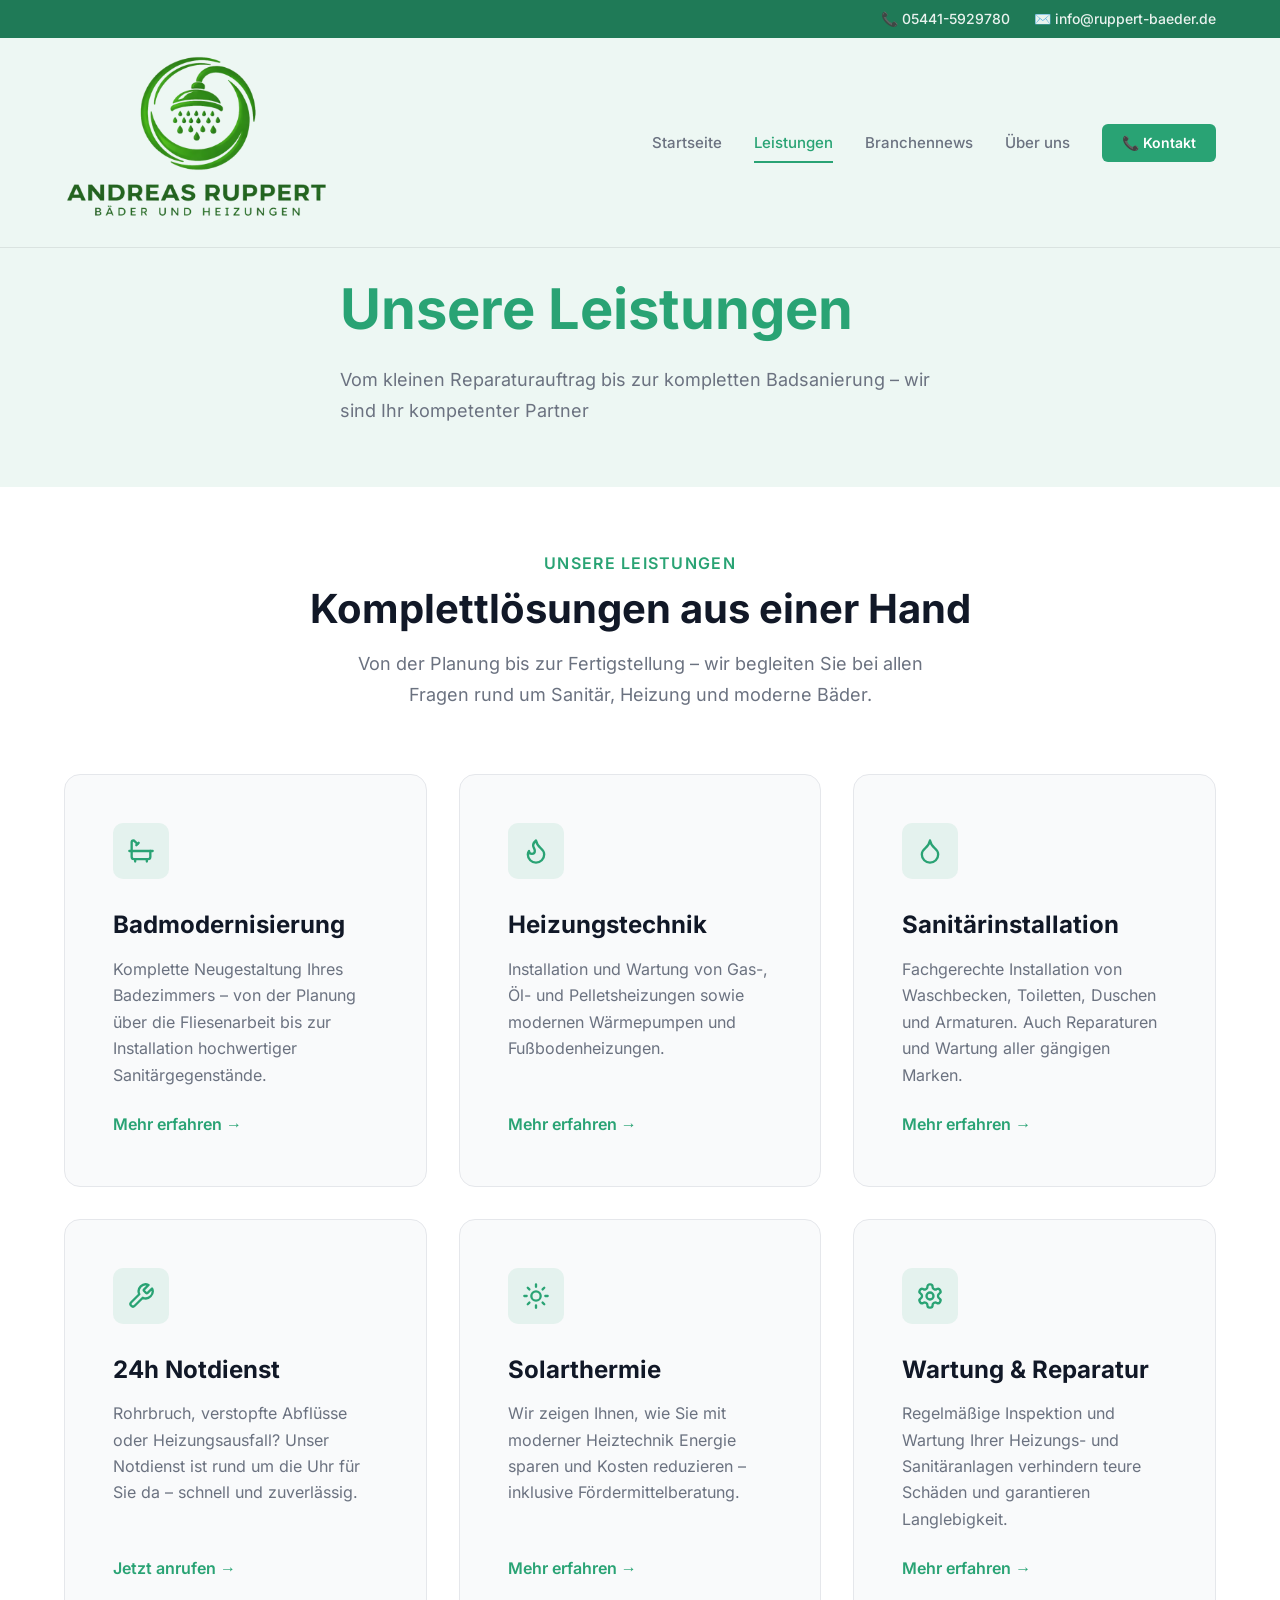
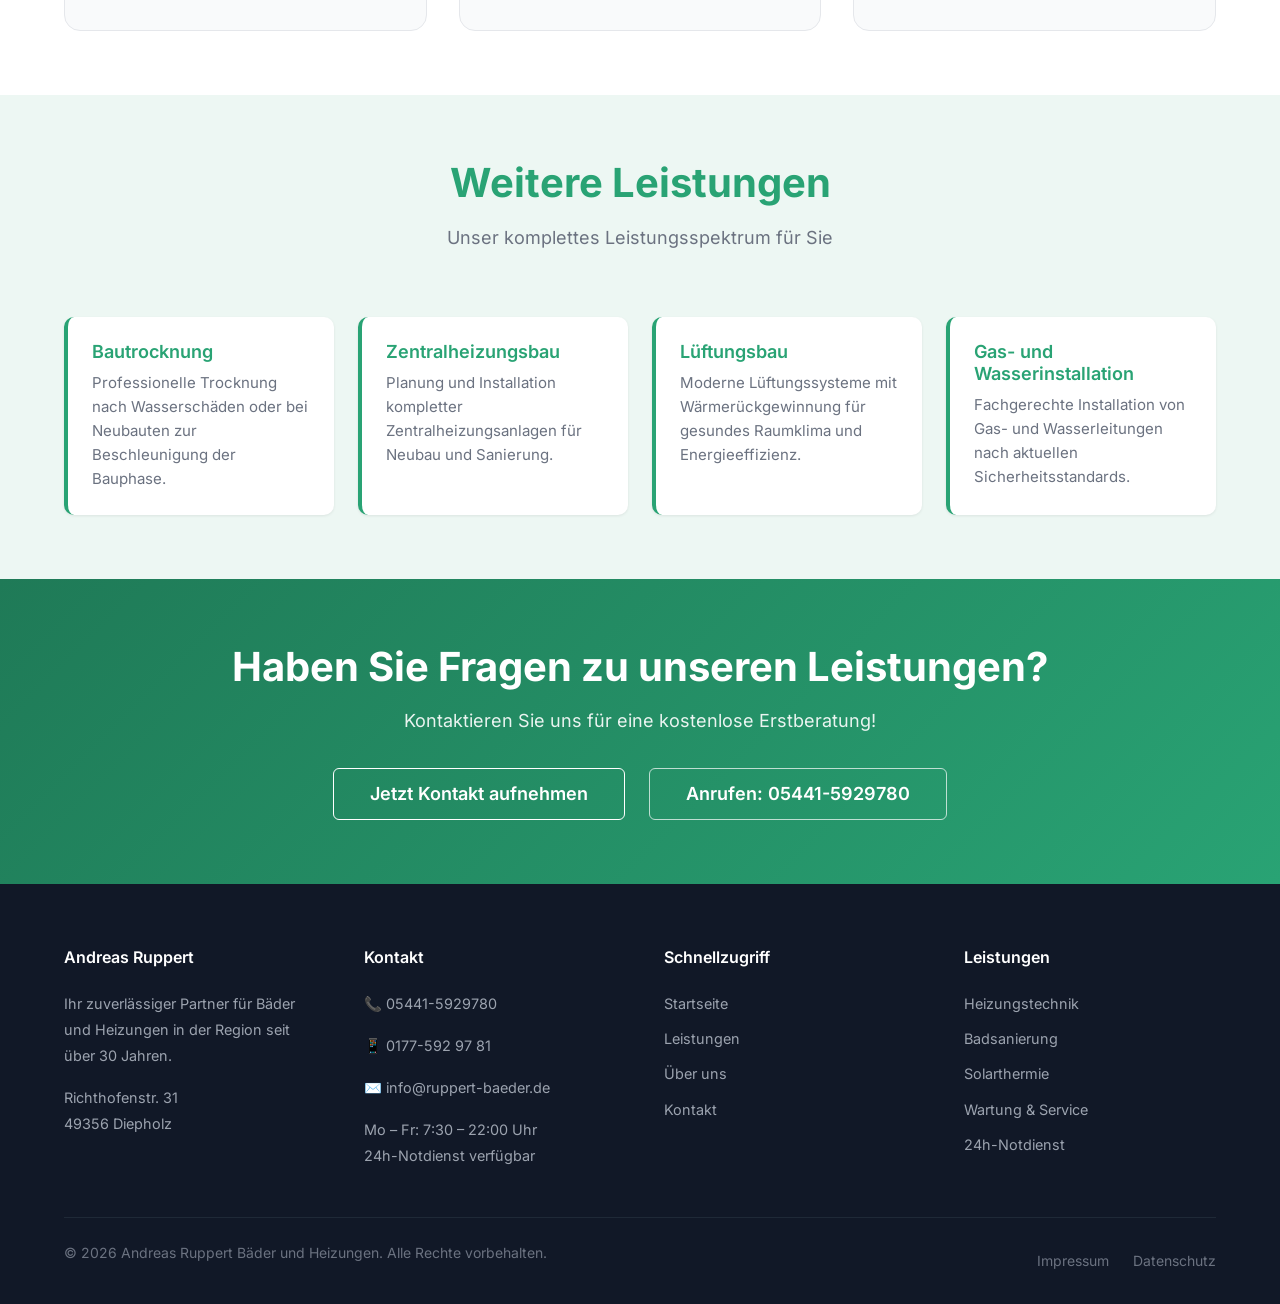
<file: leistungen.html>
<!DOCTYPE html>
<html lang="de">
<head>
    <meta charset="UTF-8">
    <meta name="viewport" content="width=device-width, initial-scale=1.0">
    <link rel="icon" type="image/png" href="favicon.png">
    <link rel="shortcut icon" href="favicon.png">
    <link rel="canonical" href="https://www.ruppert-baeder.de/leistungen.html">
    <link rel="preload" as="font" type="font/woff2" href="fonts/inter.woff2" crossorigin>
    <meta name="description" content="Unsere Leistungen: Heizungstechnik, Badsanierung, Solarthermie, Wartung und 24h-Notdienst in Diepholz">
    <title>Leistungen | Andreas Ruppert Bäder und Heizungen</title>
    <!-- Open Graph -->
    <meta property="og:type"        content="website">
    <meta property="og:site_name"   content="Andreas Ruppert Bäder und Heizungen">
    <meta property="og:url"         content="https://www.ruppert-baeder.de/leistungen.html">
    <meta property="og:title"       content="Leistungen | Andreas Ruppert Bäder und Heizungen">
    <meta property="og:description" content="Heizungstechnik, Badsanierung, Solarthermie, Wartung und 24h-Notdienst in Diepholz – alles aus einer Hand vom Meisterbetrieb.">
    <meta property="og:image"       content="https://www.ruppert-baeder.de/images/Logo.png">
    <!-- Twitter Card -->
    <meta name="twitter:card"        content="summary">
    <meta name="twitter:title"       content="Leistungen | Andreas Ruppert Bäder und Heizungen">
    <meta name="twitter:description" content="Heizungstechnik, Badsanierung, Solarthermie, Wartung und 24h-Notdienst in Diepholz – alles aus einer Hand vom Meisterbetrieb.">
    <meta name="twitter:image"       content="https://www.ruppert-baeder.de/images/Logo.png">


<link rel="stylesheet" href="css/styles.css">
</head>
<body>

    <!-- Top Bar -->
    <div class="top-bar">
        <div class="container">
            <div class="top-bar-content">
                <a href="tel:054415929780" class="top-bar-phone">📞 05441-5929780</a>
                <a href="mailto:info@ruppert-baeder.de">✉️ info@ruppert-baeder.de</a>
            </div>
        </div>
    </div>

    <!-- Header -->
    <header class="header">
        <div class="container">
            <div class="header-content">
                <a href="index.html" class="logo">
                    <img src="images/Logo.png" class="logo-img" alt="Andreas Ruppert Bäder und Heizungen">
                </a>
                <button class="menu-toggle" id="menuToggle" aria-label="Menü öffnen">☰</button>
                <nav class="nav-menu" id="navMenu">
                    <a href="index.html" class="nav-link">Startseite</a>
                    <a href="leistungen.html" class="nav-link active">Leistungen</a>
                    <a href="branchennews.html" class="nav-link">Branchennews</a>
                    <a href="ueber-uns.html" class="nav-link">Über uns</a>
                    <a href="kontakt.html" class="btn-nav">📞 Kontakt</a>
                </nav>
            </div>
        </div>
    </header>

    <!-- Page Hero -->
    <section class="hero hero-sm hero-light">
        <div class="container">
            <div class="hero-content">
                <h1>Unsere Leistungen</h1>
                <p class="hero-subtitle">Vom kleinen Reparaturauftrag bis zur kompletten Badsanierung – wir sind Ihr kompetenter Partner</p>
            </div>
        </div>
    </section>

    <!-- Leistungen Übersicht -->
    <section class="section">
        <div class="container">
            <div class="section-header">
                <span class="section-label">Unsere Leistungen</span>
                <h2>Komplettlösungen aus einer Hand</h2>
                <p>Von der Planung bis zur Fertigstellung – wir begleiten Sie bei allen Fragen rund um Sanitär, Heizung und moderne Bäder.</p>
            </div>

            <div class="service-cards">

                <!-- Badmodernisierung -->
                <div class="service-card" id="bad">
                    <div class="service-card-icon">
                        <svg width="28" height="28" viewBox="0 0 24 24" fill="none" stroke="currentColor" stroke-width="2" stroke-linecap="round" stroke-linejoin="round"><path d="M9 6 6.5 3.5a1.5 1.5 0 0 0-1-.5C4.683 3 4 3.683 4 4.5V17a2 2 0 0 0 2 2h12a2 2 0 0 0 2-2v-5"/><line x1="10" x2="8" y1="5" y2="7"/><line x1="2" x2="22" y1="12" y2="12"/><line x1="7" x2="7" y1="19" y2="21"/><line x1="17" x2="17" y1="19" y2="21"/></svg>
                    </div>
                    <h4>Badmodernisierung</h4>
                    <p>Komplette Neugestaltung Ihres Badezimmers – von der Planung über die Fliesenarbeit bis zur Installation hochwertiger Sanitärgegenstände.</p>
                    <a href="kontakt.html" class="service-card-link">Mehr erfahren →</a>
                </div>

                <!-- Heizungstechnik -->
                <div class="service-card" id="heizung">
                    <div class="service-card-icon">
                        <svg width="28" height="28" viewBox="0 0 24 24" fill="none" stroke="currentColor" stroke-width="2" stroke-linecap="round" stroke-linejoin="round"><path d="M8.5 14.5A2.5 2.5 0 0 0 11 12c0-1.38-.5-2-1-3-1.072-2.143-.224-4.054 2-6 .5 2.5 2 4.9 4 6.5 2 1.6 3 3.5 3 5.5a7 7 0 1 1-14 0c0-1.153.433-2.294 1-3a2.5 2.5 0 0 0 2.5 2.5z"/></svg>
                    </div>
                    <h4>Heizungstechnik</h4>
                    <p>Installation und Wartung von Gas-, Öl- und Pelletsheizungen sowie modernen Wärmepumpen und Fußbodenheizungen.</p>
                    <a href="kontakt.html" class="service-card-link">Mehr erfahren →</a>
                </div>

                <!-- Sanitärinstallation -->
                <div class="service-card" id="sanitaer">
                    <div class="service-card-icon">
                        <svg width="28" height="28" viewBox="0 0 24 24" fill="none" stroke="currentColor" stroke-width="2" stroke-linecap="round" stroke-linejoin="round"><path d="M12 22a7 7 0 0 0 7-7c0-2-1-3.9-3-5.5s-3.5-4-4-6.5c-.5 2.5-2 4.9-4 6.5C6 11.1 5 13 5 15a7 7 0 0 0 7 7z"/></svg>
                    </div>
                    <h4>Sanitärinstallation</h4>
                    <p>Fachgerechte Installation von Waschbecken, Toiletten, Duschen und Armaturen. Auch Reparaturen und Wartung aller gängigen Marken.</p>
                    <a href="kontakt.html" class="service-card-link">Mehr erfahren →</a>
                </div>

                <!-- 24h Notdienst -->
                <div class="service-card" id="notdienst">
                    <div class="service-card-icon">
                        <svg width="28" height="28" viewBox="0 0 24 24" fill="none" stroke="currentColor" stroke-width="2" stroke-linecap="round" stroke-linejoin="round"><path d="M14.7 6.3a1 1 0 0 0 0 1.4l1.6 1.6a1 1 0 0 0 1.4 0l3.77-3.77a6 6 0 0 1-7.94 7.94l-6.91 6.91a2.12 2.12 0 0 1-3-3l6.91-6.91a6 6 0 0 1 7.94-7.94l-3.76 3.76z"/></svg>
                    </div>
                    <h4>24h Notdienst</h4>
                    <p>Rohrbruch, verstopfte Abflüsse oder Heizungsausfall? Unser Notdienst ist rund um die Uhr für Sie da – schnell und zuverlässig.</p>
                    <a href="tel:054415929780" class="service-card-link" data-phone="05441-5929780">Jetzt anrufen →</a>
                </div>

                <!-- Solarthermie -->
                <div class="service-card" id="solar">
                    <div class="service-card-icon">
                        <svg width="28" height="28" viewBox="0 0 24 24" fill="none" stroke="currentColor" stroke-width="2" stroke-linecap="round" stroke-linejoin="round"><circle cx="12" cy="12" r="4"/><path d="M12 2v2M12 20v2M4.93 4.93l1.41 1.41M17.66 17.66l1.41 1.41M2 12h2M20 12h2M6.34 17.66l-1.41 1.41M19.07 4.93l-1.41 1.41"/></svg>
                    </div>
                    <h4>Solarthermie</h4>
                    <p>Wir zeigen Ihnen, wie Sie mit moderner Heiztechnik Energie sparen und Kosten reduzieren – inklusive Fördermittelberatung.</p>
                    <a href="kontakt.html" class="service-card-link">Mehr erfahren →</a>
                </div>

                <!-- Wartung & Reparatur -->
                <div class="service-card" id="wartung">
                    <div class="service-card-icon">
                        <svg width="28" height="28" viewBox="0 0 24 24" fill="none" stroke="currentColor" stroke-width="2" stroke-linecap="round" stroke-linejoin="round"><path d="M12.22 2h-.44a2 2 0 0 0-2 2v.18a2 2 0 0 1-1 1.73l-.43.25a2 2 0 0 1-2 0l-.15-.08a2 2 0 0 0-2.73.73l-.22.38a2 2 0 0 0 .73 2.73l.15.1a2 2 0 0 1 1 1.72v.51a2 2 0 0 1-1 1.74l-.15.09a2 2 0 0 0-.73 2.73l.22.38a2 2 0 0 0 2.73.73l.15-.08a2 2 0 0 1 2 0l.43.25a2 2 0 0 1 1 1.73V20a2 2 0 0 0 2 2h.44a2 2 0 0 0 2-2v-.18a2 2 0 0 1 1-1.73l.43-.25a2 2 0 0 1 2 0l.15.08a2 2 0 0 0 2.73-.73l.22-.39a2 2 0 0 0-.73-2.73l-.15-.08a2 2 0 0 1-1-1.74v-.5a2 2 0 0 1 1-1.74l.15-.09a2 2 0 0 0 .73-2.73l-.22-.38a2 2 0 0 0-2.73-.73l-.15.08a2 2 0 0 1-2 0l-.43-.25a2 2 0 0 1-1-1.73V4a2 2 0 0 0-2-2z"/><circle cx="12" cy="12" r="3"/></svg>
                    </div>
                    <h4>Wartung &amp; Reparatur</h4>
                    <p>Regelmäßige Inspektion und Wartung Ihrer Heizungs- und Sanitäranlagen verhindern teure Schäden und garantieren Langlebigkeit.</p>
                    <a href="kontakt.html" class="service-card-link">Mehr erfahren →</a>
                </div>

            </div>
        </div>
    </section>

    <!-- Weitere Leistungen -->
    <section class="section bg-muted">
        <div class="container">
            <div class="section-header">
                <h2>Weitere Leistungen</h2>
                <p>Unser komplettes Leistungsspektrum für Sie</p>
            </div>
            <div class="services-list">
                <div class="service-item">
                    <h3>Bautrocknung</h3>
                    <p>Professionelle Trocknung nach Wasserschäden oder bei Neubauten zur Beschleunigung der Bauphase.</p>
                </div>
                <div class="service-item">
                    <h3>Zentralheizungsbau</h3>
                    <p>Planung und Installation kompletter Zentralheizungsanlagen für Neubau und Sanierung.</p>
                </div>
                <div class="service-item">
                    <h3>Lüftungsbau</h3>
                    <p>Moderne Lüftungssysteme mit Wärmerückgewinnung für gesundes Raumklima und Energieeffizienz.</p>
                </div>
                <div class="service-item">
                    <h3>Gas- und Wasserinstallation</h3>
                    <p>Fachgerechte Installation von Gas- und Wasserleitungen nach aktuellen Sicherheitsstandards.</p>
                </div>
            </div>
        </div>
    </section>

    <!-- CTA Section -->
    <section class="cta-section">
        <div class="container">
            <h2>Haben Sie Fragen zu unseren Leistungen?</h2>
            <p>Kontaktieren Sie uns für eine kostenlose Erstberatung!</p>
            <div class="cta-buttons">
                <a href="kontakt.html" class="btn btn-white btn-large">Jetzt Kontakt aufnehmen</a>
                <a href="tel:054415929780" class="btn btn-secondary btn-large">Anrufen: 05441-5929780</a>
            </div>
        </div>
    </section>

    <!-- Footer -->
    <footer class="footer">
        <div class="container">
            <div class="footer-grid">
                <div class="footer-section">
                    <h3>Andreas Ruppert</h3>
                    <p>Ihr zuverlässiger Partner für Bäder und Heizungen in der Region seit über 30 Jahren.</p>
                    <p>Richthofenstr. 31<br>49356 Diepholz</p>
                </div>
                <div class="footer-section">
                    <h3>Kontakt</h3>
                    <p><a href="tel:054415929780">📞 05441-5929780</a></p>
                    <p><a href="tel:01775929781">📱 0177-592 97 81</a></p>
                    <p><a href="mailto:info@ruppert-baeder.de">✉️ info@ruppert-baeder.de</a></p>
                    <p>Mo – Fr: 7:30 – 22:00 Uhr<br>24h-Notdienst verfügbar</p>
                </div>
                <div class="footer-section">
                    <h3>Schnellzugriff</h3>
                    <ul class="footer-links">
                        <li><a href="index.html">Startseite</a></li>
                        <li><a href="leistungen.html">Leistungen</a></li>
                        <li><a href="ueber-uns.html">Über uns</a></li>
                        <li><a href="kontakt.html">Kontakt</a></li>
                    </ul>
                </div>
                <div class="footer-section">
                    <h3>Leistungen</h3>
                    <ul class="footer-links">
                        <li><a href="leistungen.html#heizung">Heizungstechnik</a></li>
                        <li><a href="leistungen.html#bad">Badsanierung</a></li>
                        <li><a href="leistungen.html#solar">Solarthermie</a></li>
                        <li><a href="leistungen.html#wartung">Wartung &amp; Service</a></li>
                        <li><a href="leistungen.html#notdienst">24h-Notdienst</a></li>
                    </ul>
                </div>
            </div>
            <div class="footer-bottom">
                <p>&copy; 2026 Andreas Ruppert Bäder und Heizungen. Alle Rechte vorbehalten.</p>
                <div class="footer-bottom-links">
                    <a href="impressum.html">Impressum</a>
                    <a href="datenschutz.html">Datenschutz</a>
                </div>
            </div>
        </div>
    </footer>

    <script src="js/script.js"></script>
</body>
</html>
</file>
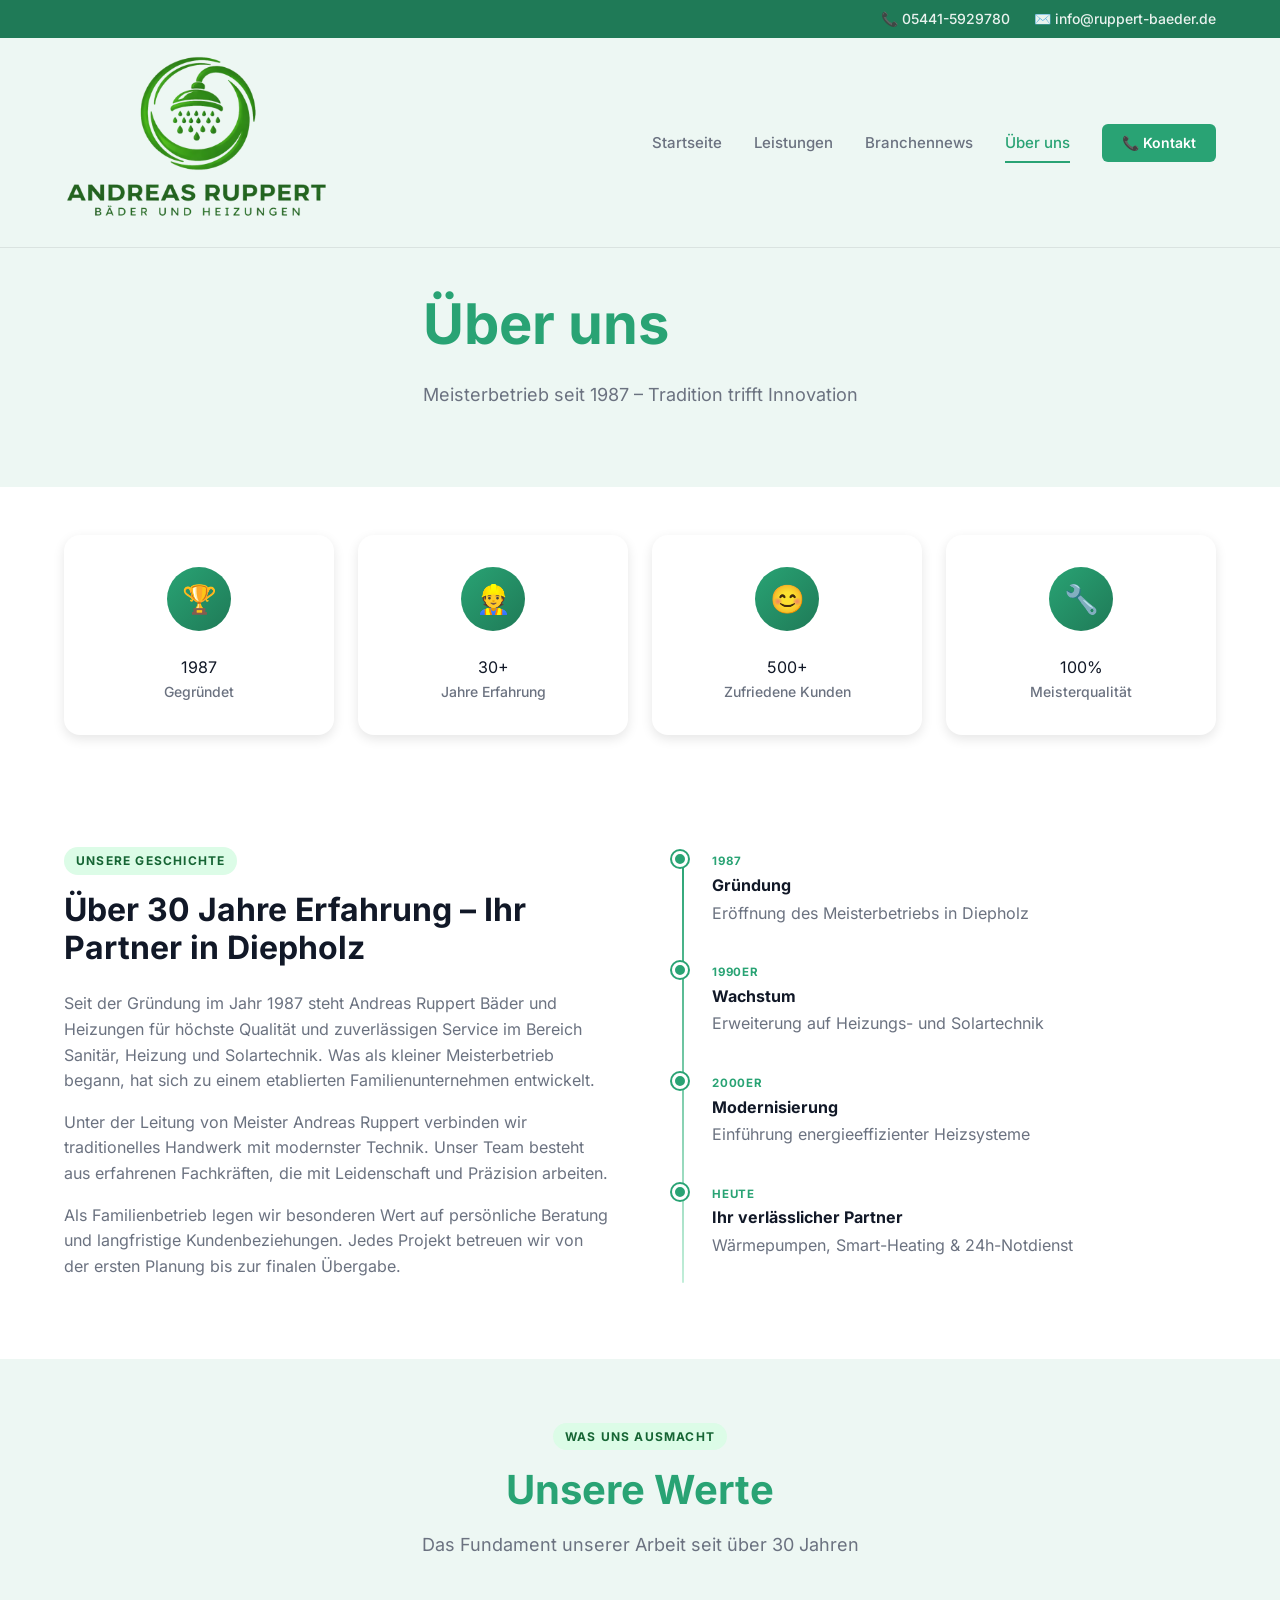
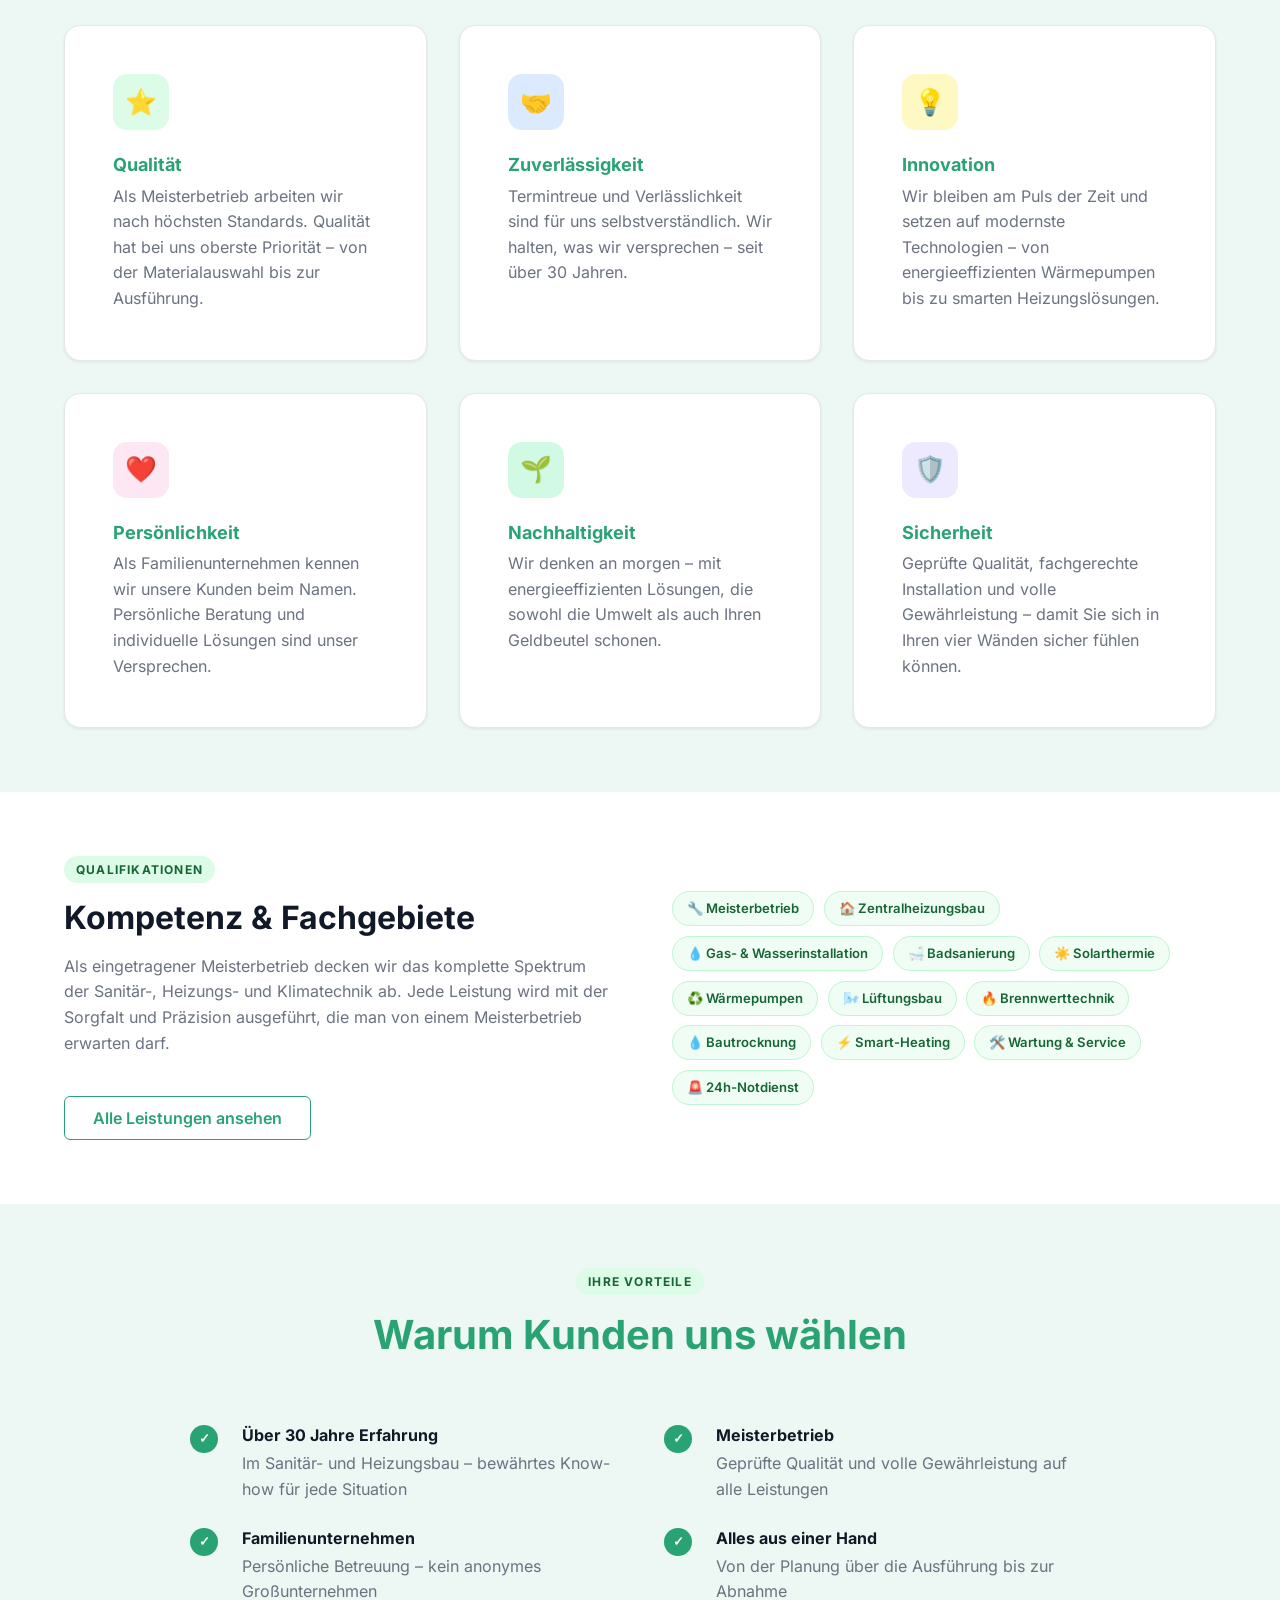
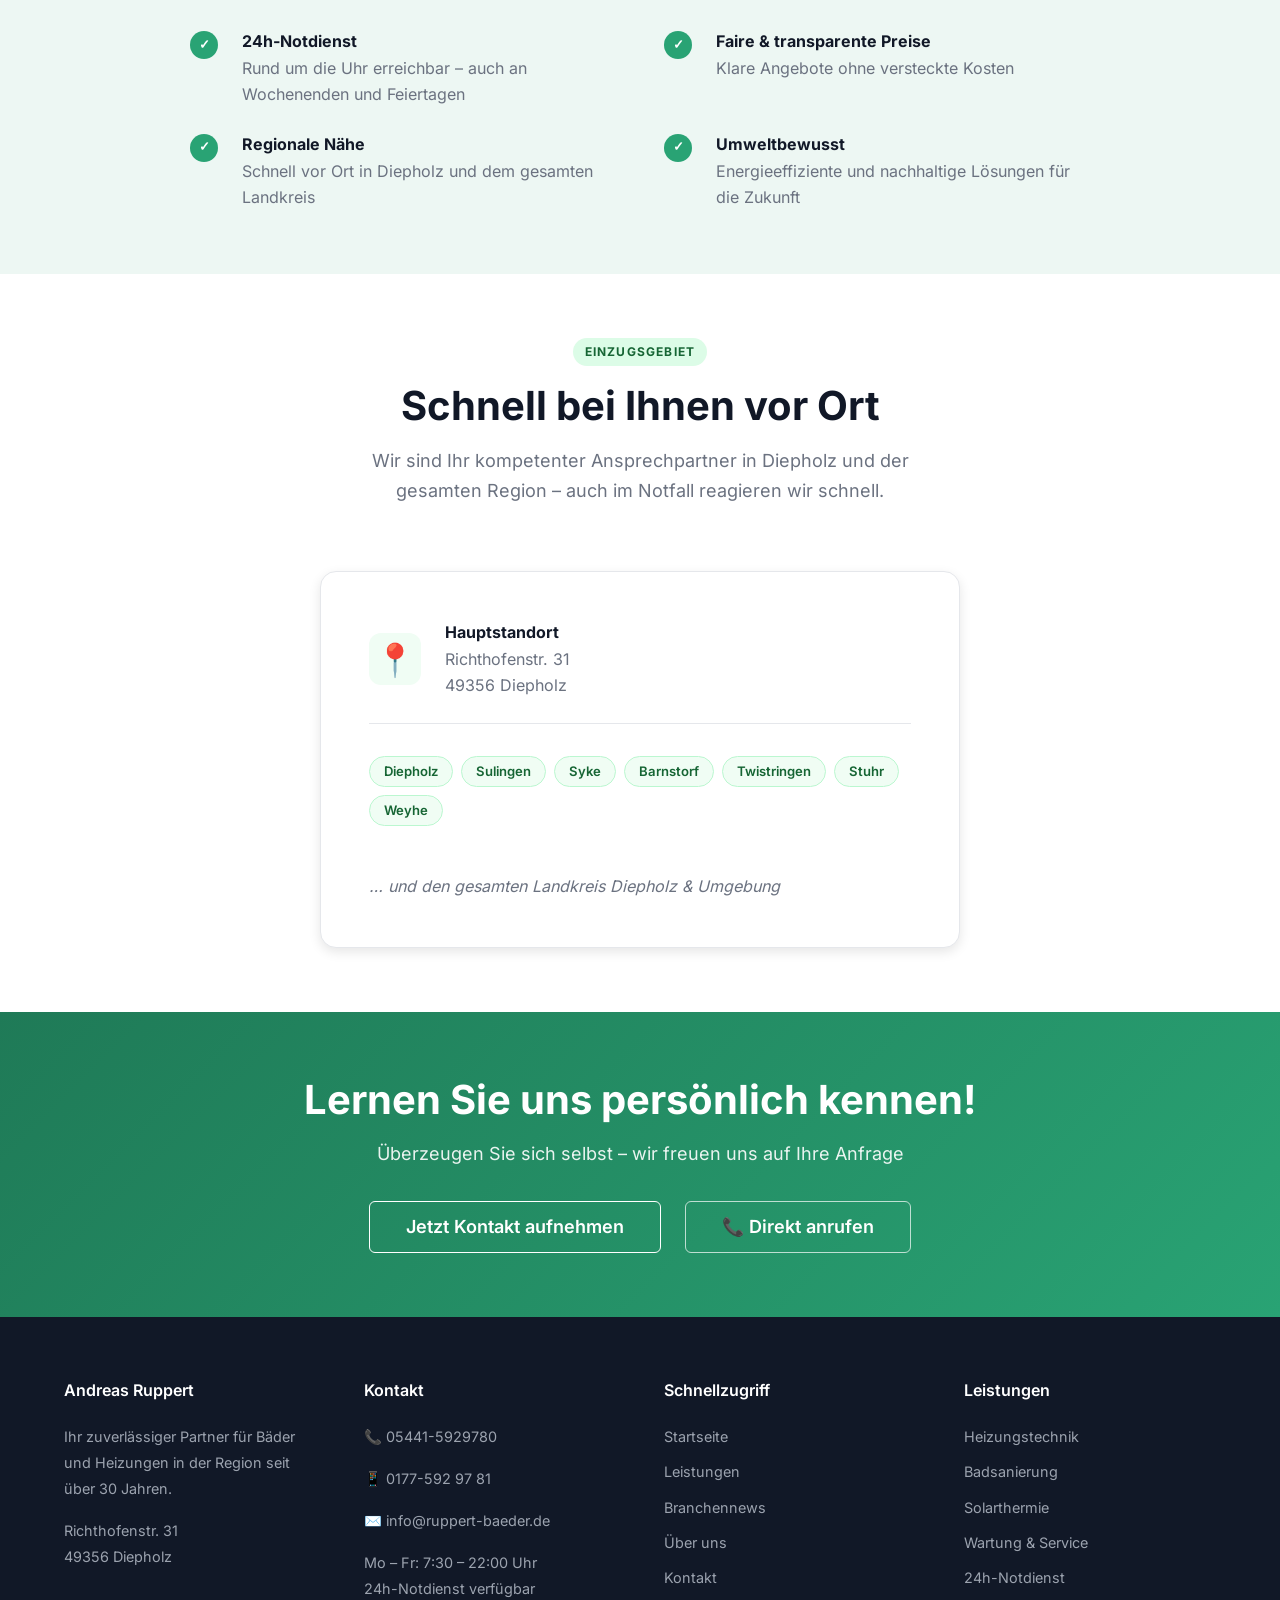
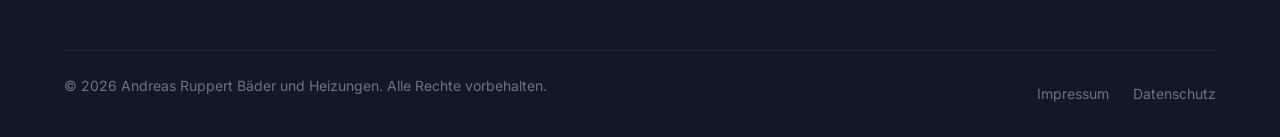
<file: ueber-uns.html>
<!DOCTYPE html>
<html lang="de">
<head>
    <meta charset="UTF-8">
    <meta name="viewport" content="width=device-width, initial-scale=1.0">
    <link rel="icon" type="image/png" href="favicon.png">
    <link rel="shortcut icon" href="favicon.png">
    <link rel="canonical" href="https://www.ruppert-baeder.de/ueber-uns.html">
    <link rel="preload" as="font" type="font/woff2" href="fonts/inter.woff2" crossorigin>
    <meta name="description" content="Über Andreas Ruppert Bäder und Heizungen – Ihr Meisterbetrieb seit 1987 in Diepholz. Erfahren Sie mehr über unser Team, unsere Werte und unsere Geschichte.">
    <title>Über uns | Andreas Ruppert Bäder und Heizungen</title>
    <!-- Open Graph -->
    <meta property="og:type"        content="website">
    <meta property="og:site_name"   content="Andreas Ruppert Bäder und Heizungen">
    <meta property="og:url"         content="https://www.ruppert-baeder.de/ueber-uns.html">
    <meta property="og:title"       content="Über uns | Andreas Ruppert Bäder und Heizungen">
    <meta property="og:description" content="Meisterbetrieb seit 1987 in Diepholz. Über 30 Jahre Erfahrung in Heizung, Sanitär und Solartechnik – persönlich, zuverlässig, kompetent.">
    <meta property="og:image"       content="https://www.ruppert-baeder.de/images/Logo.png">
    <!-- Twitter Card -->
    <meta name="twitter:card"        content="summary">
    <meta name="twitter:title"       content="Über uns | Andreas Ruppert Bäder und Heizungen">
    <meta name="twitter:description" content="Meisterbetrieb seit 1987 in Diepholz. Über 30 Jahre Erfahrung in Heizung, Sanitär und Solartechnik – persönlich, zuverlässig, kompetent.">
    <meta name="twitter:image"       content="https://www.ruppert-baeder.de/images/Logo.png">


<link rel="stylesheet" href="css/styles.css">
</head>
<body>

    <!-- Top Bar -->
    <div class="top-bar">
        <div class="container">
            <div class="top-bar-content">
                <a href="tel:054415929780" class="top-bar-phone">📞 05441-5929780</a>
                <a href="mailto:info@ruppert-baeder.de">✉️ info@ruppert-baeder.de</a>
            </div>
        </div>
    </div>

    <!-- Header -->
    <header class="header">
        <div class="container">
            <div class="header-content">
                <a href="index.html" class="logo">
                    <img src="images/Logo.png" class="logo-img" alt="Andreas Ruppert Bäder und Heizungen">
                </a>
                <button class="menu-toggle" id="menuToggle" aria-label="Menü öffnen">☰</button>
                <nav class="nav-menu" id="navMenu">
                    <a href="index.html" class="nav-link">Startseite</a>
                    <a href="leistungen.html" class="nav-link">Leistungen</a>
                    <a href="branchennews.html" class="nav-link">Branchennews</a>
                    <a href="ueber-uns.html" class="nav-link active">Über uns</a>
                    <a href="kontakt.html" class="btn-nav">📞 Kontakt</a>
                </nav>
            </div>
        </div>
    </header>

    <!-- Page Hero -->
    <section class="hero hero-sm hero-light">
        <div class="container">
            <div class="hero-content">
                <h1>Über uns</h1>
                <p class="hero-subtitle">Meisterbetrieb seit 1987 – Tradition trifft Innovation</p>
            </div>
        </div>
    </section>

    <!-- Stats -->
    <section class="stats-section">
        <div class="container">
            <div class="stats-grid">
                <div class="stat-card">
                    <div class="stat-icon">🏆</div>
                    <div class="stat-number">1987</div>
                    <div class="stat-label">Gegründet</div>
                </div>
                <div class="stat-card">
                    <div class="stat-icon">👷</div>
                    <div class="stat-number">30+</div>
                    <div class="stat-label">Jahre Erfahrung</div>
                </div>
                <div class="stat-card">
                    <div class="stat-icon">😊</div>
                    <div class="stat-number">500+</div>
                    <div class="stat-label">Zufriedene Kunden</div>
                </div>
                <div class="stat-card">
                    <div class="stat-icon">🔧</div>
                    <div class="stat-number">100%</div>
                    <div class="stat-label">Meisterqualität</div>
                </div>
            </div>
        </div>
    </section>

    <!-- Story -->
    <section class="section">
        <div class="container">
            <div class="au-story-grid">
                <div class="au-story-text">
                    <span class="section-tag">Unsere Geschichte</span>
                    <h2>Über 30 Jahre Erfahrung – Ihr Partner in Diepholz</h2>
                    <p>Seit der Gründung im Jahr 1987 steht Andreas Ruppert Bäder und Heizungen für höchste Qualität und zuverlässigen Service im Bereich Sanitär, Heizung und Solartechnik. Was als kleiner Meisterbetrieb begann, hat sich zu einem etablierten Familienunternehmen entwickelt.</p>
                    <p>Unter der Leitung von Meister Andreas Ruppert verbinden wir traditionelles Handwerk mit modernster Technik. Unser Team besteht aus erfahrenen Fachkräften, die mit Leidenschaft und Präzision arbeiten.</p>
                    <p>Als Familienbetrieb legen wir besonderen Wert auf persönliche Beratung und langfristige Kundenbeziehungen. Jedes Projekt betreuen wir von der ersten Planung bis zur finalen Übergabe.</p>
                </div>
                <div class="au-timeline">
                    <div class="au-timeline-item">
                        <div class="au-timeline-dot"></div>
                        <div class="au-timeline-content">
                            <span class="au-timeline-year">1987</span>
                            <strong>Gründung</strong>
                            <p>Eröffnung des Meisterbetriebs in Diepholz</p>
                        </div>
                    </div>
                    <div class="au-timeline-item">
                        <div class="au-timeline-dot"></div>
                        <div class="au-timeline-content">
                            <span class="au-timeline-year">1990er</span>
                            <strong>Wachstum</strong>
                            <p>Erweiterung auf Heizungs- und Solartechnik</p>
                        </div>
                    </div>
                    <div class="au-timeline-item">
                        <div class="au-timeline-dot"></div>
                        <div class="au-timeline-content">
                            <span class="au-timeline-year">2000er</span>
                            <strong>Modernisierung</strong>
                            <p>Einführung energieeffizienter Heizsysteme</p>
                        </div>
                    </div>
                    <div class="au-timeline-item">
                        <div class="au-timeline-dot"></div>
                        <div class="au-timeline-content">
                            <span class="au-timeline-year">Heute</span>
                            <strong>Ihr verlässlicher Partner</strong>
                            <p>Wärmepumpen, Smart-Heating & 24h-Notdienst</p>
                        </div>
                    </div>
                </div>
            </div>
        </div>
    </section>

    <!-- Values -->
    <section class="section bg-muted">
        <div class="container">
            <div class="section-header">
                <span class="section-tag">Was uns ausmacht</span>
                <h2>Unsere Werte</h2>
                <p>Das Fundament unserer Arbeit seit über 30 Jahren</p>
            </div>
            <div class="au-values-grid">
                <div class="au-value-card">
                    <div class="au-value-icon" style="--icon-bg:#dcfce7; --icon-color:#16a34a;">⭐</div>
                    <h3>Qualität</h3>
                    <p>Als Meisterbetrieb arbeiten wir nach höchsten Standards. Qualität hat bei uns oberste Priorität – von der Materialauswahl bis zur Ausführung.</p>
                </div>
                <div class="au-value-card">
                    <div class="au-value-icon" style="--icon-bg:#dbeafe; --icon-color:#1d4ed8;">🤝</div>
                    <h3>Zuverlässigkeit</h3>
                    <p>Termintreue und Verlässlichkeit sind für uns selbstverständlich. Wir halten, was wir versprechen – seit über 30 Jahren.</p>
                </div>
                <div class="au-value-card">
                    <div class="au-value-icon" style="--icon-bg:#fef9c3; --icon-color:#ca8a04;">💡</div>
                    <h3>Innovation</h3>
                    <p>Wir bleiben am Puls der Zeit und setzen auf modernste Technologien – von energieeffizienten Wärmepumpen bis zu smarten Heizungslösungen.</p>
                </div>
                <div class="au-value-card">
                    <div class="au-value-icon" style="--icon-bg:#fce7f3; --icon-color:#db2777;">❤️</div>
                    <h3>Persönlichkeit</h3>
                    <p>Als Familienunternehmen kennen wir unsere Kunden beim Namen. Persönliche Beratung und individuelle Lösungen sind unser Versprechen.</p>
                </div>
                <div class="au-value-card">
                    <div class="au-value-icon" style="--icon-bg:#d1fae5; --icon-color:#059669;">🌱</div>
                    <h3>Nachhaltigkeit</h3>
                    <p>Wir denken an morgen – mit energieeffizienten Lösungen, die sowohl die Umwelt als auch Ihren Geldbeutel schonen.</p>
                </div>
                <div class="au-value-card">
                    <div class="au-value-icon" style="--icon-bg:#ede9fe; --icon-color:#7c3aed;">🛡️</div>
                    <h3>Sicherheit</h3>
                    <p>Geprüfte Qualität, fachgerechte Installation und volle Gewährleistung – damit Sie sich in Ihren vier Wänden sicher fühlen können.</p>
                </div>
            </div>
        </div>
    </section>

    <!-- Expertise -->
    <section class="section">
        <div class="container">
            <div class="au-expertise-grid">
                <div class="au-expertise-text">
                    <span class="section-tag">Qualifikationen</span>
                    <h2>Kompetenz & Fachgebiete</h2>
                    <p>Als eingetragener Meisterbetrieb decken wir das komplette Spektrum der Sanitär-, Heizungs- und Klimatechnik ab. Jede Leistung wird mit der Sorgfalt und Präzision ausgeführt, die man von einem Meisterbetrieb erwarten darf.</p>
                    <a href="leistungen.html" class="btn btn-primary" style="margin-top: var(--space-md);">Alle Leistungen ansehen</a>
                </div>
                <div class="au-expertise-tags">
                    <span class="au-tag">🔧 Meisterbetrieb</span>
                    <span class="au-tag">🏠 Zentralheizungsbau</span>
                    <span class="au-tag">💧 Gas- & Wasserinstallation</span>
                    <span class="au-tag">🛁 Badsanierung</span>
                    <span class="au-tag">☀️ Solarthermie</span>
                    <span class="au-tag">♻️ Wärmepumpen</span>
                    <span class="au-tag">🌬️ Lüftungsbau</span>
                    <span class="au-tag">🔥 Brennwerttechnik</span>
                    <span class="au-tag">💧 Bautrocknung</span>
                    <span class="au-tag">⚡ Smart-Heating</span>
                    <span class="au-tag">🛠️ Wartung & Service</span>
                    <span class="au-tag">🚨 24h-Notdienst</span>
                </div>
            </div>
        </div>
    </section>

    <!-- Why us -->
    <section class="section bg-muted">
        <div class="container">
            <div class="section-header">
                <span class="section-tag">Ihre Vorteile</span>
                <h2>Warum Kunden uns wählen</h2>
            </div>
            <div class="au-why-grid">
                <div class="au-why-item">
                    <div class="au-why-check">✓</div>
                    <div>
                        <strong>Über 30 Jahre Erfahrung</strong>
                        <p>Im Sanitär- und Heizungsbau – bewährtes Know-how für jede Situation</p>
                    </div>
                </div>
                <div class="au-why-item">
                    <div class="au-why-check">✓</div>
                    <div>
                        <strong>Meisterbetrieb</strong>
                        <p>Geprüfte Qualität und volle Gewährleistung auf alle Leistungen</p>
                    </div>
                </div>
                <div class="au-why-item">
                    <div class="au-why-check">✓</div>
                    <div>
                        <strong>Familienunternehmen</strong>
                        <p>Persönliche Betreuung – kein anonymes Großunternehmen</p>
                    </div>
                </div>
                <div class="au-why-item">
                    <div class="au-why-check">✓</div>
                    <div>
                        <strong>Alles aus einer Hand</strong>
                        <p>Von der Planung über die Ausführung bis zur Abnahme</p>
                    </div>
                </div>
                <div class="au-why-item">
                    <div class="au-why-check">✓</div>
                    <div>
                        <strong>24h-Notdienst</strong>
                        <p>Rund um die Uhr erreichbar – auch an Wochenenden und Feiertagen</p>
                    </div>
                </div>
                <div class="au-why-item">
                    <div class="au-why-check">✓</div>
                    <div>
                        <strong>Faire & transparente Preise</strong>
                        <p>Klare Angebote ohne versteckte Kosten</p>
                    </div>
                </div>
                <div class="au-why-item">
                    <div class="au-why-check">✓</div>
                    <div>
                        <strong>Regionale Nähe</strong>
                        <p>Schnell vor Ort in Diepholz und dem gesamten Landkreis</p>
                    </div>
                </div>
                <div class="au-why-item">
                    <div class="au-why-check">✓</div>
                    <div>
                        <strong>Umweltbewusst</strong>
                        <p>Energieeffiziente und nachhaltige Lösungen für die Zukunft</p>
                    </div>
                </div>
            </div>
        </div>
    </section>

    <!-- Service Area -->
    <section class="section">
        <div class="container">
            <div class="section-header">
                <span class="section-tag">Einzugsgebiet</span>
                <h2>Schnell bei Ihnen vor Ort</h2>
                <p>Wir sind Ihr kompetenter Ansprechpartner in Diepholz und der gesamten Region – auch im Notfall reagieren wir schnell.</p>
            </div>
            <div class="au-area-grid">
                <div class="au-area-main">
                    <div class="au-area-pin">📍</div>
                    <div>
                        <strong>Hauptstandort</strong>
                        <p>Richthofenstr. 31<br>49356 Diepholz</p>
                    </div>
                </div>
                <div class="au-area-regions">
                    <span class="au-region-tag">Diepholz</span>
                    <span class="au-region-tag">Sulingen</span>
                    <span class="au-region-tag">Syke</span>
                    <span class="au-region-tag">Barnstorf</span>
                    <span class="au-region-tag">Twistringen</span>
                    <span class="au-region-tag">Stuhr</span>
                    <span class="au-region-tag">Weyhe</span>
                </div>
                <p class="au-area-sub">… und den gesamten Landkreis Diepholz &amp; Umgebung</p>
            </div>
        </div>
    </section>

    <!-- CTA -->
    <section class="cta-section">
        <div class="container">
            <h2>Lernen Sie uns persönlich kennen!</h2>
            <p>Überzeugen Sie sich selbst – wir freuen uns auf Ihre Anfrage</p>
            <div class="cta-buttons">
                <a href="kontakt.html" class="btn btn-white btn-large">Jetzt Kontakt aufnehmen</a>
                <a href="tel:054415929780" class="btn btn-secondary btn-large" data-phone="05441-5929780">📞 Direkt anrufen</a>
            </div>
        </div>
    </section>

    <!-- Footer -->
    <footer class="footer">
        <div class="container">
            <div class="footer-grid">
                <div class="footer-section">
                    <h3>Andreas Ruppert</h3>
                    <p>Ihr zuverlässiger Partner für Bäder und Heizungen in der Region seit über 30 Jahren.</p>
                    <p>Richthofenstr. 31<br>49356 Diepholz</p>
                </div>
                <div class="footer-section">
                    <h3>Kontakt</h3>
                    <p><a href="tel:054415929780">📞 05441-5929780</a></p>
                    <p><a href="tel:01775929781">📱 0177-592 97 81</a></p>
                    <p><a href="mailto:info@ruppert-baeder.de">✉️ info@ruppert-baeder.de</a></p>
                    <p>Mo – Fr: 7:30 – 22:00 Uhr<br>24h-Notdienst verfügbar</p>
                </div>
                <div class="footer-section">
                    <h3>Schnellzugriff</h3>
                    <ul class="footer-links">
                        <li><a href="index.html">Startseite</a></li>
                        <li><a href="leistungen.html">Leistungen</a></li>
                        <li><a href="branchennews.html">Branchennews</a></li>
                        <li><a href="ueber-uns.html">Über uns</a></li>
                        <li><a href="kontakt.html">Kontakt</a></li>
                    </ul>
                </div>
                <div class="footer-section">
                    <h3>Leistungen</h3>
                    <ul class="footer-links">
                        <li><a href="leistungen.html#heizung">Heizungstechnik</a></li>
                        <li><a href="leistungen.html#bad">Badsanierung</a></li>
                        <li><a href="leistungen.html#solar">Solarthermie</a></li>
                        <li><a href="leistungen.html#wartung">Wartung & Service</a></li>
                        <li><a href="leistungen.html#notdienst">24h-Notdienst</a></li>
                    </ul>
                </div>
            </div>
            <div class="footer-bottom">
                <p>&copy; 2026 Andreas Ruppert Bäder und Heizungen. Alle Rechte vorbehalten.</p>
                <div class="footer-bottom-links">
                    <a href="impressum.html">Impressum</a>
                    <a href="datenschutz.html">Datenschutz</a>
                </div>
            </div>
        </div>
    </footer>

    <script src="js/script.js"></script>
</body>
</html>
</file>
<file: css/styles.css>
/* ========================================
   Self-hosted Inter Font (DSGVO-konform)
   ======================================== */
@font-face {
  font-family: 'Inter';
  font-style: normal;
  font-weight: 100 900;
  font-display: swap;
  src: url('../fonts/inter.woff2') format('woff2');
}

/* ========================================
   CSS Custom Properties / Design Tokens
   ======================================== */

:root {
  /* Primärfarben */
  --primary: #29a374;
  --primary-light: #c2eed9;
  --primary-dark: #1f7a57;
  --primary-hover: #248e65;

  /* Neutralfarben */
  --bg: #ffffff;
  --muted: #f9fafb;
  --text: #111827;
  --text-light: #6b7280;
  --border: #e5e7eb;

  /* Akzente */
  --accent: #1f7a57;
  --error: hsl(0, 70%, 50%);
  --success: #29a374;

  /* Spacing System (8px-Grid) */
  --space-xs: 0.5rem;
  --space-sm: 1rem;
  --space-md: 1.5rem;
  --space-lg: 2rem;
  --space-xl: 3rem;
  --space-2xl: 4rem;

  /* Typography */
  --font-primary: 'Inter', -apple-system, BlinkMacSystemFont, 'Segoe UI', sans-serif;
  --font-size-xs: 0.875rem;
  --font-size-sm: 1rem;
  --font-size-md: 1.125rem;
  --font-size-lg: 1.5rem;
  --font-size-xl: 2rem;
  --font-size-2xl: 2.5rem;

  /* Shadows */
  --shadow-sm: 0 1px 3px rgba(0, 0, 0, 0.08);
  --shadow-md: 0 4px 12px rgba(0, 0, 0, 0.1);
  --shadow-lg: 0 10px 30px rgba(0, 0, 0, 0.12);
  --shadow-xl: 0 20px 40px rgba(0, 0, 0, 0.15);

  /* Border Radius */
  --radius-sm: 6px;
  --radius-md: 10px;
  --radius-lg: 16px;
  --radius-full: 9999px;

  /* Transitions */
  --transition: all 0.3s ease;
}

/* ========================================
   Reset & Base Styles
   ======================================== */

* {
  margin: 0;
  padding: 0;
  box-sizing: border-box;
}

html {
  scroll-behavior: smooth;
}

body {
  font-family: var(--font-primary);
  font-size: var(--font-size-sm);
  line-height: 1.6;
  color: var(--text);
  background-color: var(--bg);
  -webkit-font-smoothing: antialiased;
  -moz-osx-font-smoothing: grayscale;
}

img {
  max-width: 100%;
  height: auto;
  display: block;
}

a {
  text-decoration: none;
  color: inherit;
  transition: var(--transition);
}

ul {
  list-style: none;
}

/* ========================================
   Typography
   ======================================== */

h1, h2, h3, h4, h5, h6 {
  font-weight: 700;
  line-height: 1.2;
  margin-bottom: var(--space-sm);
}

h1 { font-size: var(--font-size-2xl); }
h2 { font-size: var(--font-size-xl); }
h3 { font-size: var(--font-size-lg); font-weight: 600; }

p { margin-bottom: var(--space-sm); }

/* ========================================
   Container & Layout
   ======================================== */

.container {
  max-width: 1200px;
  margin: 0 auto;
  padding: 0 var(--space-md);
}

.container-narrow {
  max-width: 800px;
  margin: 0 auto;
  padding: 0 var(--space-md);
}

.section {
  padding: var(--space-2xl) 0;
}

.section-alt {
  background-color: var(--muted);
}

/* ========================================
   Top Bar
   ======================================== */

.top-bar {
  background-color: var(--primary-dark);
  color: white;
  padding: var(--space-xs) 0;
  font-size: var(--font-size-xs);
}

.top-bar-content {
  display: flex;
  justify-content: flex-end;
  align-items: center;
  gap: var(--space-md);
}

.top-bar a {
  color: white;
  font-weight: 500;
  opacity: 0.9;
  transition: opacity 0.2s;
}

.top-bar a:hover {
  opacity: 1;
}

.top-bar-phone {
  display: flex;
  align-items: center;
  gap: 0.375rem;
  font-weight: 600;
}

/* ========================================
   Header & Navigation
   ======================================== */

.header {
  background-color: #EDF7F3;
  box-shadow: 0 1px 0 rgba(0, 0, 0, 0.08);
  position: sticky;
  top: 0;
  z-index: 1000;
}

.header-content {
  display: flex;
  justify-content: space-between;
  align-items: center;
  padding: var(--space-sm) 0;
}

/* Logo */
.logo {
  display: flex;
  align-items: center;
  gap: 0.75rem;
  text-decoration: none;
}

.logo-img {
  height: 177px;
  width: auto;
  object-fit: contain;
  display: block;
}

.logo-box {
  background: linear-gradient(135deg, var(--primary), var(--primary-dark));
  color: white;
  width: 44px;
  height: 44px;
  border-radius: var(--radius-sm);
  display: flex;
  align-items: center;
  justify-content: center;
  font-size: 1.05rem;
  font-weight: 800;
  letter-spacing: -0.5px;
  flex-shrink: 0;
}

.logo-text {
  display: flex;
  flex-direction: column;
}

.logo-name {
  font-size: 0.9375rem;
  font-weight: 700;
  color: var(--text);
  line-height: 1.2;
}

.logo-sub {
  font-size: 0.7rem;
  color: var(--text-light);
  font-weight: 400;
  line-height: 1.2;
}

.nav-menu {
  display: flex;
  gap: var(--space-lg);
  align-items: center;
}

.nav-link {
  font-weight: 500;
  color: var(--text-light);
  position: relative;
  padding: var(--space-xs) 0;
  font-size: 0.9375rem;
}

.nav-link:hover,
.nav-link.active {
  color: var(--primary);
}

.nav-link::after {
  content: '';
  position: absolute;
  bottom: 0;
  left: 0;
  width: 0;
  height: 2px;
  background-color: var(--primary);
  transition: width 0.3s ease;
}

.nav-link:hover::after,
.nav-link.active::after {
  width: 100%;
}

.btn-nav {
  display: inline-flex;
  align-items: center;
  gap: 0.4rem;
  background-color: var(--primary);
  color: white !important;
  padding: 0.5rem 1.25rem;
  border-radius: var(--radius-sm);
  font-weight: 600;
  font-size: 0.875rem;
  transition: var(--transition);
  white-space: nowrap;
}

.btn-nav:hover {
  background-color: var(--primary-hover);
  transform: translateY(-1px);
  box-shadow: 0 4px 12px rgba(41, 163, 116, 0.3);
}

.btn-nav::before,
.btn-nav::after {
  display: none !important;
}

/* Mobile Menu Toggle */
.menu-toggle {
  display: none;
  background: none;
  border: none;
  cursor: pointer;
  color: var(--text);
  padding: 0.25rem;
  font-size: 1.5rem;
  line-height: 1;
}

/* ========================================
   Hero Section
   ======================================== */

.hero {
  position: relative;
  min-height: 580px;
  display: flex;
  align-items: center;
  background: linear-gradient(135deg, var(--primary-dark) 0%, var(--primary) 60%, var(--primary-dark) 100%);
  overflow: hidden;
}

.hero-sm {
  min-height: 320px;
}

/* Heller Hero-Variant (kein Gradient, subtiles Grün) */
.hero-light {
  background: #EDF7F3;
  min-height: 240px;
}
.hero-light::before { display: none; }
.hero-light h1,
.hero-light .hero-content h1 { color: var(--primary) !important; }
.hero-light .hero-subtitle { color: var(--text-light); }

/* Service Cards Grid */
.service-cards {
  display: grid;
  grid-template-columns: repeat(3, 1fr);
  gap: var(--space-lg);
}

.service-card {
  padding: var(--space-xl);
  background: var(--muted);
  border: 1.5px solid var(--border);
  border-radius: var(--radius-lg);
  transition: border-color 0.3s ease, box-shadow 0.3s ease, transform 0.3s ease;
  display: flex;
  flex-direction: column;
}

.service-card:hover {
  border-color: rgba(41, 163, 116, 0.35);
  box-shadow: 0 20px 40px -10px rgba(41, 163, 116, 0.12);
  transform: translateY(-3px);
}

.service-card-icon {
  width: 56px;
  height: 56px;
  background: rgba(41, 163, 116, 0.1);
  border-radius: var(--radius-md);
  display: flex;
  align-items: center;
  justify-content: center;
  color: var(--primary);
  margin-bottom: var(--space-lg);
  transition: transform 0.3s ease;
  flex-shrink: 0;
}

.service-card:hover .service-card-icon { transform: scale(1.1); }

.service-card h4 {
  font-size: var(--font-size-lg);
  font-weight: 700;
  color: var(--text);
  margin-bottom: var(--space-sm);
}

.service-card p {
  color: var(--text-light);
  line-height: 1.65;
  flex: 1;
  margin-bottom: var(--space-md);
}

.service-card-link {
  color: var(--primary);
  font-weight: 600;
  font-size: var(--font-size-sm);
  display: inline-flex;
  align-items: center;
  gap: 0.4rem;
  text-decoration: none;
  transition: gap 0.2s ease;
}
.service-card-link:hover { gap: 0.7rem; }

@media (max-width: 1024px) {
  .service-cards { grid-template-columns: repeat(2, 1fr); }
}
@media (max-width: 600px) {
  .service-cards { grid-template-columns: 1fr; }
}

.hero::before {
  content: '';
  position: absolute;
  inset: 0;
  background-image: url("data:image/svg+xml,%3Csvg width='60' height='60' viewBox='0 0 60 60' xmlns='http://www.w3.org/2000/svg'%3E%3Cg fill='none' fill-rule='evenodd'%3E%3Cg fill='%23ffffff' fill-opacity='0.06'%3E%3Cpath d='M36 34v-4h-2v4h-4v2h4v4h2v-4h4v-2h-4zm0-30V0h-2v4h-4v2h4v4h2V6h4V4h-4zM6 34v-4H4v4H0v2h4v4h2v-4h4v-2H6zM6 4V0H4v4H0v2h4v4h2V6h4V4H6z'/%3E%3C/g%3E%3C/g%3E%3C/svg%3E");
}

.hero-content {
  position: relative;
  z-index: 2;
  color: white;
}

.hero h1 {
  font-size: clamp(2rem, 5vw, 3.5rem);
  margin-bottom: var(--space-md);
  color: white;
  line-height: 1.15;
  max-width: 750px;
}

.hero-subtitle {
  font-size: var(--font-size-md);
  margin-bottom: var(--space-lg);
  color: rgba(255, 255, 255, 0.9);
  max-width: 600px;
  line-height: 1.7;
}

.hero-cta {
  display: flex;
  gap: var(--space-md);
  flex-wrap: wrap;
}

.hero-wave {
  position: absolute;
  bottom: -1px;
  left: 0;
  right: 0;
  line-height: 0;
}

.hero-wave svg {
  display: block;
  width: 100%;
}

/* ========================================
   Buttons
   ======================================== */

/* Button 2 – Liquid Fill Design */
.btn {
  display: inline-flex;
  align-items: center;
  justify-content: center;
  gap: 0.5rem;
  position: relative;
  overflow: hidden;
  padding: 0.75rem 1.75rem;
  border: 1.5px solid #4f4f4f;
  border-radius: 6px;
  background: transparent;
  font-size: var(--font-size-sm);
  font-weight: 600;
  font-family: var(--font-primary), sans-serif;
  cursor: pointer;
  text-align: center;
  min-height: 44px;
  white-space: nowrap;
  line-height: 1;
  text-decoration: none;
  z-index: 1;
  transition: color 0.3s ease, border-color 0.2s ease;
}

.btn::before {
  content: "";
  position: absolute;
  left: 50%;
  transform: translateX(-50%) scaleY(1) scaleX(1.25);
  top: 100%;
  width: 140%;
  height: 180%;
  border-radius: 50%;
  display: block;
  transition: all 0.5s 0.1s cubic-bezier(0.55, 0, 0.1, 1);
  z-index: -1;
}

.btn::after {
  content: "";
  position: absolute;
  left: 55%;
  transform: translateX(-50%) scaleY(1) scaleX(1.45);
  top: 180%;
  width: 160%;
  height: 190%;
  border-radius: 50%;
  display: block;
  transition: all 0.5s 0.1s cubic-bezier(0.55, 0, 0.1, 1);
  z-index: -1;
}

.btn:hover::before {
  top: -35%;
  transform: translateX(-50%) scaleY(1.3) scaleX(0.8);
}
.btn:hover::after {
  top: -45%;
  transform: translateX(-50%) scaleY(1.3) scaleX(0.8);
}

/* Primary: grüne Füllung auf hellem Hintergrund */
.btn-primary {
  border-color: var(--primary);
  color: var(--primary);
}
.btn-primary::before,
.btn-primary::after {
  background-color: var(--primary);
}
.btn-primary:hover {
  color: #ffffff;
  border-color: var(--primary);
}

/* Secondary: weiße Füllung auf dunklem/grünem Hintergrund */
.btn-secondary {
  border-color: rgba(255, 255, 255, 0.7);
  color: white;
}
.btn-secondary::before,
.btn-secondary::after {
  background-color: white;
}
.btn-secondary:hover {
  color: #1a1a1a;
  border-color: white;
}

/* Secondary Dark: grüne Füllung auf hellem Hintergrund */
.btn-secondary-dark {
  border-color: var(--primary);
  color: var(--primary);
}
.btn-secondary-dark::before,
.btn-secondary-dark::after {
  background-color: var(--primary);
}
.btn-secondary-dark:hover {
  color: white;
  border-color: var(--primary);
}

/* White: weiße Füllung für dunkle CTA-Sektionen */
.btn-white {
  border-color: white;
  color: white;
}
.btn-white::before,
.btn-white::after {
  background-color: white;
}
.btn-white:hover {
  color: #1a1a1a;
  border-color: white;
}

.btn-large {
  padding: 1rem 2.25rem;
  font-size: var(--font-size-md);
}

/* Animierter Pfeil-Button (nach uiverse.io/gharsh11032000/loud-chicken-53), für Akzent-CTAs */
.btn-animated {
  --anim-color: #ffffff;
  --anim-hover-text: var(--primary-dark);
  position: relative;
  display: inline-flex;
  align-items: center;
  gap: 4px;
  padding: 1rem 2.25rem;
  border: 2px solid var(--anim-color);
  font-family: var(--font-primary), sans-serif;
  font-size: var(--font-size-md);
  font-weight: 600;
  background-color: transparent;
  border-radius: 999px;
  color: var(--anim-color);
  cursor: pointer;
  overflow: hidden;
  text-decoration: none;
  transition: all 0.6s cubic-bezier(0.23, 1, 0.32, 1);
}
/* Primary-Variante für helle Hintergründe (Hero, weiße Karten, bg-muted) */
.btn-animated-primary {
  --anim-color: var(--primary);
  --anim-hover-text: #ffffff;
}
.btn-animated svg {
  position: absolute;
  width: 20px;
  fill: var(--anim-color);
  z-index: 9;
  transition: all 0.8s cubic-bezier(0.23, 1, 0.32, 1);
}
.btn-animated .btn-animated-arr-1 { right: 20px; }
.btn-animated .btn-animated-arr-2 { left: -25%; }
.btn-animated .btn-animated-circle {
  position: absolute;
  top: 50%;
  left: 50%;
  transform: translate(-50%, -50%);
  width: 20px;
  height: 20px;
  background-color: var(--anim-color);
  border-radius: 50%;
  opacity: 0;
  transition: all 0.8s cubic-bezier(0.23, 1, 0.32, 1);
}
.btn-animated .btn-animated-text {
  position: relative;
  z-index: 1;
  transform: translateX(-10px);
  transition: all 0.8s cubic-bezier(0.23, 1, 0.32, 1);
}
.btn-animated:hover {
  border-radius: 12px;
  color: var(--anim-hover-text);
}
.btn-animated:hover .btn-animated-arr-1 { right: -25%; }
.btn-animated:hover .btn-animated-arr-2 { left: 20px; }
.btn-animated:hover .btn-animated-text { transform: translateX(10px); }
.btn-animated:hover svg { fill: var(--anim-hover-text); }
.btn-animated:active { scale: 0.96; }
.btn-animated:hover .btn-animated-circle { width: 260px; height: 260px; opacity: 1; }

/* Senden-Button (Kontaktformular) — "senden neu" Design */
.btn-senden-wrap {
  display: flex;
  justify-content: center;
  padding: 1.5rem 0 0.75rem;
}

.btn-senden-neu {
  --primary: #29a374;
  --neutral-1: #f7f8f7;
  --neutral-2: #e7e7e7;
  --radius: 14px;
  cursor: pointer;
  border-radius: var(--radius);
  text-shadow: 0 1px 1px rgba(0,0,0,0.3);
  border: none;
  box-shadow: 0 0.5px 0.5px 1px rgba(255,255,255,0.2),
    0 10px 20px rgba(0,0,0,0.2), 0 4px 5px 0px rgba(0,0,0,0.05);
  display: flex;
  align-items: center;
  justify-content: center;
  position: relative;
  transition: all 0.3s ease;
  min-width: 165px;
  padding: 15px;
  height: 51px;
  font-family: var(--font-primary), sans-serif;
  font-size: 14px;
  font-weight: 600;
  color: #333;
}
.btn-senden-neu:hover {
  transform: scale(1.02);
  box-shadow: 0 0 1px 2px rgba(255,255,255,0.3),
    0 15px 30px rgba(0,0,0,0.3), 0 10px 3px -3px rgba(0,0,0,0.04);
}
.btn-senden-neu:active {
  transform: scale(1);
  box-shadow: 0 0 1px 2px rgba(255,255,255,0.3),
    0 10px 3px -3px rgba(0,0,0,0.2);
}
.btn-senden-neu::after {
  content: "";
  position: absolute;
  inset: 0;
  border-radius: var(--radius);
  border: 2.5px solid transparent;
  background: linear-gradient(var(--neutral-1), var(--neutral-2)) padding-box,
    linear-gradient(to bottom, rgba(0,0,0,0.1), rgba(0,0,0,0.45)) border-box;
  z-index: 0;
  transition: all 0.4s ease;
}
.btn-senden-neu:hover::after {
  transform: scale(1.05, 1.1);
  box-shadow: inset 0 -1px 3px 0 rgba(255,255,255,1);
}
.btn-senden-neu::before {
  content: "";
  inset: 7px 6px 6px 6px;
  position: absolute;
  background: linear-gradient(to top, var(--neutral-1), var(--neutral-2));
  border-radius: 30px;
  filter: blur(0.5px);
  z-index: 2;
}
.btn-senden-neu .state p {
  display: flex;
  align-items: center;
  justify-content: center;
}
.btn-senden-neu .state .icon {
  position: absolute;
  left: 0;
  top: 0;
  bottom: 0;
  margin: auto;
  transform: scale(1.25);
  transition: all 0.3s ease;
  display: flex;
  align-items: center;
  justify-content: center;
}
.btn-senden-neu .state .icon svg { overflow: visible; }

/* Outline shimmer */
.btn-senden-neu .outline {
  position: absolute;
  border-radius: inherit;
  overflow: hidden;
  z-index: 1;
  opacity: 0;
  transition: opacity 0.4s ease;
  inset: -2px -3.5px;
}
.btn-senden-neu .outline::before {
  content: "";
  position: absolute;
  inset: -100%;
  background: conic-gradient(from 180deg, transparent 60%, white 80%, transparent 100%);
  animation: snSpin 2s linear infinite;
  animation-play-state: paused;
}
@keyframes snSpin {
  to { transform: rotate(360deg); }
}
.btn-senden-neu:hover .outline { opacity: 1; }
.btn-senden-neu:hover .outline::before { animation-play-state: running; }

/* Letter animations */
.btn-senden-neu .state p span {
  display: block;
  opacity: 0;
  animation: snSlideDown 0.8s ease forwards calc(var(--i) * 0.03s);
}
.btn-senden-neu:hover p span {
  opacity: 1;
  animation: snWave 0.5s ease forwards calc(var(--i) * 0.02s);
}
.btn-senden-neu.sent p span {
  animation: snDisappear 0.6s ease forwards calc(var(--i) * 0.03s);
}
@keyframes snWave {
  30%  { opacity:1; transform: translateY(4px); }
  50%  { opacity:1; transform: translateY(-3px); color: var(--primary); }
  100% { opacity:1; transform: translateY(0); }
}
@keyframes snSlideDown {
  0%   { opacity:0; transform: translateY(-20px) translateX(5px) rotate(-90deg); color: var(--primary); filter: blur(5px); }
  30%  { opacity:1; transform: translateY(4px) translateX(0) rotate(0); filter: blur(0); }
  50%  { opacity:1; transform: translateY(-3px); }
  100% { opacity:1; transform: translateY(0); }
}
@keyframes snDisappear {
  from { opacity:1; }
  to   { opacity:0; transform: translateX(5px) translateY(20px); color: var(--primary); filter: blur(5px); }
}

/* Plane icon */
.btn-senden-neu .state--default .icon svg {
  animation: snLand 0.6s ease forwards;
}
.btn-senden-neu:hover .state--default .icon {
  transform: rotate(45deg) scale(1.25);
}
.btn-senden-neu.sent .state--default svg {
  animation: snTakeOff 0.8s linear forwards;
}
.btn-senden-neu.sent .state--default .icon {
  transform: rotate(0) scale(1.25);
}
@keyframes snTakeOff {
  0%   { opacity:1; }
  60%  { opacity:1; transform: translateX(70px) rotate(45deg) scale(2); }
  100% { opacity:0; transform: translateX(160px) rotate(45deg) scale(0); }
}
@keyframes snLand {
  0%   { transform: translateX(-60px) translateY(30px) rotate(-50deg) scale(2); opacity:0; filter: blur(3px); }
  100% { transform: translateX(0) translateY(0) rotate(0); opacity:1; filter: blur(0); }
}

/* Contrail */
.btn-senden-neu .state--default .icon::before {
  content: "";
  position: absolute;
  top: 50%;
  height: 2px;
  width: 0;
  left: -5px;
  background: linear-gradient(to right, transparent, rgba(0,0,0,0.5));
}
.btn-senden-neu.sent .state--default .icon::before {
  animation: snContrail 0.8s linear forwards;
}
@keyframes snContrail {
  0%   { width:0; opacity:1; }
  8%   { width:15px; }
  60%  { opacity:0.7; width:80px; }
  100% { opacity:0; width:160px; }
}

/* States */
.btn-senden-neu .state {
  padding-left: 29px;
  z-index: 2;
  display: flex;
  position: relative;
}
.btn-senden-neu .state--sent { display: none; }
.btn-senden-neu .state--sent svg { transform: scale(1.25); margin-right: 8px; }

.btn-senden-neu.sent .state--default { position: absolute; }
.btn-senden-neu.sent .state--sent { display: flex; }
.btn-senden-neu.sent .state--sent span {
  opacity: 0;
  animation: snSlideDown 0.8s ease forwards calc(var(--i) * 0.2s);
}
.btn-senden-neu.sent .state--sent .icon svg {
  opacity: 0;
  animation: snAppear 1.2s ease forwards 0.8s;
}
@keyframes snAppear {
  0%   { opacity:0; transform: scale(4) rotate(-40deg); color: var(--primary); filter: blur(4px); }
  30%  { opacity:1; transform: scale(0.6); filter: blur(1px); }
  50%  { opacity:1; transform: scale(1.2); filter: blur(0); }
  100% { opacity:1; transform: scale(1); }
}
.btn-senden-neu:disabled {
  opacity: 0.6;
  cursor: not-allowed;
  transform: none;
}

/* ========================================
   Section Header
   ======================================== */

.section-header {
  text-align: center;
  margin-bottom: var(--space-2xl);
}

.section-label {
  display: inline-block;
  font-size: var(--font-size-sm);
  font-weight: 600;
  color: var(--primary);
  text-transform: uppercase;
  letter-spacing: 0.08em;
  margin-bottom: var(--space-xs);
}

.section-header h2 {
  color: var(--text);
  margin-bottom: var(--space-sm);
  font-size: clamp(1.75rem, 4vw, 2.5rem);
}

.section-header p {
  font-size: var(--font-size-md);
  color: var(--text-light);
  max-width: 600px;
  margin: 0 auto;
  line-height: 1.7;
}

/* ========================================
   Stats Section
   ======================================== */

.stats-section {
  padding: var(--space-xl) 0;
  background: white;
}

.stats-grid {
  display: grid;
  grid-template-columns: repeat(4, 1fr);
  gap: var(--space-md);
}

.stat-card {
  background: white;
  border-radius: var(--radius-lg);
  padding: var(--space-lg);
  text-align: center;
  box-shadow: var(--shadow-md);
  transition: var(--transition);
}

.stat-card:hover {
  transform: translateY(-4px);
  box-shadow: var(--shadow-xl);
}

.stat-icon {
  width: 64px;
  height: 64px;
  background: linear-gradient(135deg, var(--primary), var(--primary-dark));
  border-radius: 50%;
  display: flex;
  align-items: center;
  justify-content: center;
  margin: 0 auto var(--space-md);
  font-size: 1.75rem;
}

.stat-value {
  font-size: 2rem;
  font-weight: 800;
  color: var(--text);
  line-height: 1;
  margin-bottom: 0.375rem;
}

.stat-label {
  font-size: var(--font-size-xs);
  color: var(--text-light);
  font-weight: 500;
}

/* ========================================
   Welcome Section
   ======================================== */

.welcome {
  text-align: center;
  padding: var(--space-2xl) 0;
}

.welcome h2 {
  color: var(--text);
  margin-bottom: var(--space-md);
}

.welcome p {
  font-size: var(--font-size-md);
  color: var(--text-light);
  max-width: 700px;
  margin: 0 auto var(--space-md);
  line-height: 1.8;
}

/* ========================================
   Feature Cards (3-Column)
   ======================================== */

.features-section {
  background: linear-gradient(to bottom, white, var(--muted));
  position: relative;
  overflow: hidden;
}

.features-section::before,
.features-section::after {
  content: '';
  position: absolute;
  border-radius: 50%;
  mix-blend-mode: multiply;
  filter: blur(60px);
  opacity: 0.3;
  pointer-events: none;
}

.features-section::before {
  width: 400px;
  height: 400px;
  background: var(--primary-light);
  top: -100px;
  left: -100px;
}

.features-section::after {
  width: 500px;
  height: 500px;
  background: var(--primary-light);
  bottom: -150px;
  right: -100px;
  opacity: 0.2;
}

.features-grid {
  display: grid;
  grid-template-columns: repeat(auto-fit, minmax(300px, 1fr));
  gap: var(--space-lg);
  position: relative;
  z-index: 1;
}

.feature-card {
  background-color: white;
  border-radius: var(--radius-lg);
  overflow: hidden;
  box-shadow: var(--shadow-sm);
  transition: var(--transition);
  border: 1px solid rgba(0, 0, 0, 0.04);
}

.feature-card:hover {
  transform: translateY(-8px);
  box-shadow: var(--shadow-xl);
}

.feature-image {
  width: 100%;
  height: 200px;
  position: relative;
  overflow: hidden;
}

.feature-image-inner {
  width: 100%;
  height: 100%;
  background: linear-gradient(135deg, var(--primary-light) 0%, var(--primary) 100%);
  display: flex;
  align-items: center;
  justify-content: center;
  font-size: 4.5rem;
  transition: transform 0.5s ease;
}

.feature-card:hover .feature-image-inner {
  transform: scale(1.05);
}

.feature-image-overlay {
  position: absolute;
  inset: 0;
  background: linear-gradient(to top, rgba(31, 122, 87, 0.5) 0%, transparent 60%);
}

.feature-icon-badge {
  position: absolute;
  bottom: 1rem;
  left: 1rem;
  background: white;
  padding: 0.5rem 0.6rem;
  border-radius: var(--radius-sm);
  box-shadow: var(--shadow-md);
  font-size: 1.25rem;
  line-height: 1;
}

.feature-content {
  padding: var(--space-lg);
}

.feature-card h3 {
  color: var(--text);
  margin-bottom: var(--space-xs);
  font-size: 1.2rem;
}

.feature-card p {
  color: var(--text-light);
  margin-bottom: var(--space-md);
  line-height: 1.7;
}

/* ========================================
   Services Section
   ======================================== */

.services-list {
  display: grid;
  grid-template-columns: repeat(auto-fit, minmax(250px, 1fr));
  gap: var(--space-md);
}

.service-item {
  background-color: white;
  padding: var(--space-md);
  border-radius: var(--radius-md);
  border-left: 4px solid var(--primary);
  box-shadow: var(--shadow-sm);
  transition: var(--transition);
}

.service-item:hover {
  border-left-width: 6px;
  box-shadow: var(--shadow-md);
  transform: translateX(2px);
}

.service-item h3 {
  font-size: var(--font-size-md);
  margin-bottom: var(--space-xs);
  color: var(--text);
}

.service-item p {
  color: var(--text-light);
  margin: 0;
  font-size: 0.9375rem;
}

/* ========================================
   About / Two-Column Sections
   ======================================== */

.about-content {
  display: grid;
  grid-template-columns: 1fr 1fr;
  gap: var(--space-2xl);
  align-items: center;
}

.about-text h2 {
  color: var(--text);
  margin-bottom: var(--space-md);
}

.about-text h3 {
  color: var(--primary);
  margin-top: var(--space-md);
}

.about-placeholder {
  background: linear-gradient(135deg, var(--primary-light), var(--primary));
  min-height: 400px;
  border-radius: var(--radius-lg);
  display: flex;
  align-items: center;
  justify-content: center;
  font-size: 8rem;
  box-shadow: var(--shadow-lg);
}

.about-highlights {
  list-style: none;
  margin-top: var(--space-md);
}

.about-highlights li {
  padding: 0.75rem var(--space-md);
  margin-bottom: 0.5rem;
  background-color: var(--primary-light);
  border-radius: var(--radius-sm);
  font-weight: 500;
  color: var(--text);
  display: flex;
  align-items: flex-start;
  gap: 0.5rem;
}

.about-highlights li::before {
  content: '✓';
  color: var(--primary-dark);
  font-weight: 800;
  flex-shrink: 0;
}

/* ========================================
   Testimonials Section
   ======================================== */

.testimonials-section {
  background: linear-gradient(135deg, var(--primary-dark) 0%, var(--primary) 100%);
  padding: var(--space-2xl) 0;
  position: relative;
  overflow: hidden;
}

.testimonials-section::before,
.testimonials-section::after {
  content: '';
  position: absolute;
  border-radius: 50%;
  background: rgba(255, 255, 255, 0.05);
  pointer-events: none;
}

.testimonials-section::before {
  width: 500px;
  height: 500px;
  top: -200px;
  right: -150px;
}

.testimonials-section::after {
  width: 400px;
  height: 400px;
  bottom: -200px;
  left: -100px;
}

.testimonials-section .section-header h2 {
  color: white;
}

.testimonials-section .section-header p {
  color: rgba(255, 255, 255, 0.85);
}

.testimonials-grid {
  display: grid;
  grid-template-columns: repeat(3, 1fr);
  gap: var(--space-lg);
  position: relative;
  z-index: 1;
}

.testimonial-card {
  background: rgba(255, 255, 255, 0.1);
  backdrop-filter: blur(10px);
  border: 1px solid rgba(255, 255, 255, 0.2);
  border-radius: var(--radius-lg);
  padding: var(--space-lg);
  transition: var(--transition);
}

.testimonial-card:hover {
  background: rgba(255, 255, 255, 0.15);
}

.testimonial-quote-icon {
  font-size: 2.5rem;
  line-height: 1;
  color: rgba(255, 255, 255, 0.35);
  margin-bottom: var(--space-md);
}

.testimonial-text {
  color: white;
  font-style: italic;
  line-height: 1.75;
  margin-bottom: var(--space-md);
}

.testimonial-stars {
  display: flex;
  gap: 0.2rem;
  margin-bottom: var(--space-sm);
}

.star {
  color: #facc15;
  font-size: 1rem;
}

.testimonial-author {
  font-weight: 600;
  color: white;
  margin-bottom: 0.2rem;
}

.testimonial-role {
  font-size: var(--font-size-xs);
  color: rgba(255, 255, 255, 0.7);
}

/* Mini-Rezensionen unterhalb der Karten */
.testimonials-more {
  display: flex;
  flex-wrap: wrap;
  justify-content: center;
  gap: var(--space-md);
  margin-top: var(--space-xl);
}
.testimonial-mini {
  display: flex;
  align-items: center;
  gap: 0.5rem;
  background: rgba(255, 255, 255, 0.12);
  border: 1px solid rgba(255, 255, 255, 0.2);
  border-radius: 999px;
  padding: 0.5rem 1.25rem;
  backdrop-filter: blur(6px);
  flex-wrap: wrap;
}
.testimonial-mini-stars {
  color: #fbbf24;
  font-size: 0.8rem;
  letter-spacing: 1px;
}
.testimonial-mini-text {
  color: rgba(255, 255, 255, 0.9);
  font-size: 0.82rem;
  font-style: italic;
}
.testimonial-mini-author {
  color: rgba(255, 255, 255, 0.6);
  font-size: 0.75rem;
  white-space: nowrap;
}

/* Google-Link unter Testimonials */
.testimonials-cta {
  display: flex;
  justify-content: center;
  margin-top: var(--space-xl);
}
.testimonials-google-link {
  display: inline-flex;
  align-items: center;
  gap: 0.5rem;
  background: rgba(255, 255, 255, 0.12);
  border: 1px solid rgba(255, 255, 255, 0.25);
  color: #fff;
  text-decoration: none;
  padding: 0.65rem 1.4rem;
  border-radius: 999px;
  font-size: 0.875rem;
  font-weight: 600;
  backdrop-filter: blur(6px);
  transition: background 0.2s, border-color 0.2s;
}
.testimonials-google-link:hover {
  background: rgba(255, 255, 255, 0.22);
  border-color: rgba(255, 255, 255, 0.4);
}

/* ========================================
   CTA Banner
   ======================================== */

.cta-section {
  background: linear-gradient(135deg, var(--primary-dark), var(--primary));
  padding: var(--space-2xl) 0;
  text-align: center;
  color: white;
}

.cta-section h2 {
  color: white;
  margin-bottom: var(--space-sm);
  font-size: clamp(1.75rem, 4vw, 2.5rem);
}

.cta-section p {
  color: rgba(255, 255, 255, 0.9);
  font-size: var(--font-size-md);
  margin-bottom: var(--space-lg);
}

.cta-buttons {
  display: flex;
  justify-content: center;
  gap: var(--space-md);
  flex-wrap: wrap;
}

/* ========================================
   Contact Section
   ======================================== */

.contact-panel {
  background: white;
  padding: var(--space-xl);
  border-radius: var(--radius-lg);
  box-shadow: var(--shadow-md);
  border: 1px solid var(--border);
}

.contact-panel h3 {
  color: var(--text);
  margin-bottom: var(--space-lg);
}

.contact-items {
  display: flex;
  flex-direction: column;
  gap: var(--space-lg);
}

.contact-item {
  display: flex;
  align-items: flex-start;
  gap: var(--space-md);
}

.contact-item-icon {
  background: var(--primary-light);
  border-radius: var(--radius-sm);
  width: 48px;
  height: 48px;
  display: flex;
  align-items: center;
  justify-content: center;
  font-size: 1.25rem;
  flex-shrink: 0;
}

.contact-item-label {
  font-weight: 600;
  color: var(--text);
  margin-bottom: 0.25rem;
  font-size: 0.9rem;
}

.contact-item a {
  color: var(--primary);
  font-size: 1.05rem;
}

.contact-item a:hover {
  color: var(--primary-dark);
  text-decoration: underline;
}

.contact-item p {
  color: var(--text-light);
  font-size: 0.9rem;
  margin: 0;
}

.notdienst-banner {
  background: linear-gradient(135deg, var(--primary), var(--primary-dark));
  color: white;
  padding: var(--space-lg);
  border-radius: var(--radius-md);
  margin-top: var(--space-lg);
}

.notdienst-banner h4 {
  color: white;
  margin-bottom: var(--space-xs);
  font-size: 1.1rem;
}

.notdienst-banner p {
  color: rgba(255, 255, 255, 0.9);
  margin-bottom: var(--space-md);
  font-size: 0.9rem;
}

/* Contact Grid */
.contact-grid {
  display: grid;
  grid-template-columns: 1fr 1fr;
  gap: var(--space-2xl);
}

/* Contact Form */
.contact-form {
  display: flex;
  flex-direction: column;
  gap: var(--space-md);
}

.form-group {
  margin-bottom: 0;
}

.form-group label {
  display: block;
  margin-bottom: 0.375rem;
  font-weight: 600;
  font-size: 0.9rem;
  color: var(--text);
}

.form-group input,
.form-group textarea,
.form-group select {
  width: 100%;
  padding: 0.75rem var(--space-sm);
  border: 1.5px solid var(--border);
  border-radius: var(--radius-sm);
  font-family: var(--font-primary);
  font-size: var(--font-size-sm);
  transition: var(--transition);
  background: white;
  color: var(--text);
}

.form-group input:focus,
.form-group textarea:focus,
.form-group select:focus {
  outline: none;
  border-color: var(--primary);
  box-shadow: 0 0 0 3px rgba(41, 163, 116, 0.15);
}

.form-group textarea {
  resize: vertical;
  min-height: 130px;
  line-height: 1.6;
}

.form-checkbox {
  display: flex;
  align-items: flex-start;
  gap: var(--space-xs);
}

.form-checkbox input[type="checkbox"] {
  width: 16px;
  height: 16px;
  margin-top: 3px;
  accent-color: var(--primary);
  flex-shrink: 0;
}

.form-checkbox label {
  font-weight: normal;
  font-size: var(--font-size-xs);
  color: var(--text-light);
}

/* Custom Checkbox (nach uiverse.io/3HugaDa3/sour-bulldog-7, Neon-Glow entfernt) */
.checkbox-wrapper {
  --checkbox-size: 22px;
  --checkbox-color: var(--primary);
  --checkbox-shadow: rgba(41, 163, 116, 0.25);
  display: flex;
  align-items: flex-start;
  gap: var(--space-xs);
  position: relative;
  cursor: pointer;
}
.checkbox-wrapper input {
  position: absolute;
  opacity: 0;
  cursor: pointer;
  height: 0;
  width: 0;
}
.checkbox-wrapper .checkmark {
  position: relative;
  top: 2px;
  width: var(--checkbox-size);
  height: var(--checkbox-size);
  flex-shrink: 0;
  border: 2px solid var(--border);
  border-radius: 6px;
  background: white;
  display: flex;
  align-items: center;
  justify-content: center;
  transition: all 0.3s cubic-bezier(0.68, -0.55, 0.265, 1.55);
}
.checkbox-wrapper .checkmark::before {
  content: "";
  position: absolute;
  width: 100%;
  height: 100%;
  background: var(--checkbox-color);
  opacity: 0;
  transform: scale(0) rotate(-45deg);
  transition: all 0.3s cubic-bezier(0.68, -0.55, 0.265, 1.55);
}
.checkbox-wrapper input:checked ~ .checkmark {
  border-color: var(--checkbox-color);
  animation: checkbox-pulse 0.6s cubic-bezier(0.68, -0.55, 0.265, 1.55);
}
.checkbox-wrapper input:checked ~ .checkmark::before {
  opacity: 1;
  transform: scale(1) rotate(0);
}
.checkbox-wrapper .checkmark svg {
  width: 0;
  height: 0;
  color: #ffffff;
  z-index: 1;
  transition: all 0.3s cubic-bezier(0.68, -0.55, 0.265, 1.55);
}
.checkbox-wrapper input:checked ~ .checkmark svg {
  width: 13px;
  height: 13px;
}
.checkbox-wrapper:hover .checkmark {
  border-color: var(--checkbox-color);
  box-shadow: 0 0 0 4px var(--checkbox-shadow);
}
.checkbox-wrapper input:focus-visible ~ .checkmark {
  box-shadow: 0 0 0 3px rgba(41, 163, 116, 0.3);
}
@keyframes checkbox-pulse {
  0% { transform: scale(1); }
  50% { transform: scale(0.9); }
  100% { transform: scale(1); }
}
.checkbox-wrapper .checkbox-label {
  font-weight: normal;
  font-size: var(--font-size-xs);
  color: var(--text-light);
}
.checkbox-wrapper .checkbox-label a { color: var(--primary); }

/* Floating-Label-Inputs (nach uiverse.io/mrhyddenn) */
.form-group-float { position: relative; padding-top: 18px; }
.form-field-float {
  width: 100%;
  border: none;
  border-bottom: 2px solid var(--border);
  outline: 0;
  font-family: var(--font-primary);
  font-size: var(--font-size-sm);
  color: var(--text);
  padding: 0.6rem 0;
  background: transparent;
  border-radius: 0;
  transition: border-color 0.2s;
}
.form-group-float textarea.form-field-float {
  resize: vertical;
  min-height: 110px;
  line-height: 1.6;
}
.form-field-float::placeholder { color: transparent; }
.form-field-float:placeholder-shown ~ .form-label-float {
  font-size: var(--font-size-sm);
  font-weight: normal;
  top: 18px;
  color: var(--text-light);
}
.form-label-float {
  position: absolute;
  top: 0;
  left: 0;
  display: block;
  font-size: 0.8rem;
  font-weight: 600;
  color: var(--primary-dark);
  transition: 0.2s;
  pointer-events: none;
}
.form-field-float:focus {
  border-bottom: 2px solid var(--primary);
  box-shadow: 0 1px 0 0 var(--primary);
}
.form-field-float:focus ~ .form-label-float { color: var(--primary); }

/* Form container and layout */
.form-container {
  max-width: 720px;
  margin: 0 auto;
  background: white;
  padding: var(--space-xl);
  border-radius: var(--radius-lg);
  box-shadow: var(--shadow-md);
}

.form-row {
  display: grid;
  grid-template-columns: 1fr 1fr;
  gap: var(--space-md);
  margin-bottom: 0;
}

.form-message {
  padding: var(--space-sm) var(--space-md);
  border-radius: var(--radius-sm);
  margin-bottom: var(--space-md);
  font-size: var(--font-size-sm);
  line-height: 1.5;
}

.form-message-success {
  background: #d1fae5;
  color: #065f46;
  border: 1px solid #6ee7b7;
}

.form-message-error {
  background: #fee2e2;
  color: #991b1b;
  border: 1px solid #fca5a5;
}

@media (max-width: 480px) {
  .form-row {
    grid-template-columns: 1fr;
  }

  .form-container {
    padding: var(--space-lg) var(--space-md);
  }
}

/* ===== New Hero (Startseite) ===== */
.hero-new {
  background: #EDF7F3;
  padding: var(--space-2xl) 0;
  min-height: 580px;
  display: flex;
  align-items: center;
}

.hero-split {
  display: flex;
  justify-content: center;
  align-items: center;
}

.hero-text {
  max-width: 720px;
  text-align: center;
}

.hero-badge {
  display: inline-flex;
  align-items: center;
  gap: 0.5rem;
  background: white;
  border: 1.5px solid var(--border);
  border-radius: 999px;
  padding: 0.35rem 1rem;
  font-size: var(--font-size-sm);
  font-weight: 500;
  color: var(--text);
  margin-bottom: var(--space-lg);
}

.hero-badge::before {
  content: '';
  width: 8px;
  height: 8px;
  background: var(--primary);
  border-radius: 50%;
  flex-shrink: 0;
}

.hero-text h1 {
  font-size: clamp(2rem, 4.5vw, 3.2rem);
  font-weight: 800;
  color: var(--text);
  line-height: 1.15;
  margin-bottom: var(--space-lg);
}

.hero-highlight { color: var(--primary); }

.hero-sub {
  font-size: var(--font-size-md);
  color: var(--text-light);
  line-height: 1.75;
  margin-left: auto;
  margin-right: auto;
  margin-bottom: var(--space-xl);
  max-width: 520px;
}

.hero-buttons {
  display: flex;
  gap: var(--space-md);
  flex-wrap: wrap;
  justify-content: center;
  margin-bottom: var(--space-xl);
}

.btn-pill { border-radius: 999px !important; }

.btn-outline {
  background: transparent;
  border: 1.5px solid var(--border);
  color: var(--text);
  padding: 0.75rem 1.5rem;
  border-radius: var(--radius-sm);
  font-weight: 600;
  font-size: var(--font-size-sm);
  transition: var(--transition);
  text-decoration: none;
  display: inline-flex;
  align-items: center;
  gap: 0.4rem;
}
.btn-outline:hover {
  border-color: var(--primary);
  color: var(--primary);
}

.hero-stats {
  display: flex;
  align-items: center;
  justify-content: center;
  gap: var(--space-lg);
}

.hero-stat-value {
  font-size: 1.75rem;
  font-weight: 800;
  color: var(--text);
  line-height: 1;
}

.hero-stat-label {
  font-size: var(--font-size-xs);
  color: var(--text-light);
  margin-top: 3px;
}

.hero-stat-divider {
  width: 1px;
  height: 36px;
  background: var(--border);
}

/* Hero Visual */
.hero-visual { position: relative; }

.hero-image-placeholder {
  width: 100%;
  aspect-ratio: 5/4;
  background: linear-gradient(135deg, hsl(153, 35%, 72%) 0%, hsl(153, 45%, 62%) 100%);
  border-radius: 20px;
  display: flex;
  align-items: center;
  justify-content: center;
  overflow: visible;
}

.hero-image-inner {
  display: flex;
  flex-direction: column;
  align-items: center;
  gap: var(--space-sm);
  color: rgba(255,255,255,0.7);
  font-size: var(--font-size-sm);
}

/* Floating Cards */
.hero-float-card {
  position: absolute;
  background: white;
  border-radius: 14px;
  box-shadow: 0 8px 30px rgba(0, 0, 0, 0.12);
  display: flex;
  align-items: center;
  gap: 0.6rem;
  padding: 0.7rem 1.1rem;
  white-space: nowrap;
}

.hero-float-top {
  top: -14px;
  right: -14px;
}

.hero-float-bottom {
  bottom: -20px;
  left: -20px;
  padding: var(--space-md);
  gap: var(--space-sm);
}

.hero-float-icons { display: flex; gap: 4px; }

.hero-float-check {
  width: 22px;
  height: 22px;
  background: var(--primary);
  color: white;
  border-radius: 50%;
  display: flex;
  align-items: center;
  justify-content: center;
  font-size: 11px;
  font-weight: 700;
}

.hero-float-label {
  font-size: var(--font-size-sm);
  font-weight: 600;
  color: var(--text);
}

.hero-float-icon-box {
  width: 40px;
  height: 40px;
  background: rgba(41, 163, 116, 0.1);
  border-radius: var(--radius-sm);
  display: flex;
  align-items: center;
  justify-content: center;
  color: var(--primary);
  flex-shrink: 0;
}

.hero-float-title-small {
  font-size: 10px;
  font-weight: 500;
  color: var(--text-light);
  text-transform: uppercase;
  letter-spacing: 0.06em;
}

.hero-float-title {
  font-size: var(--font-size-sm);
  font-weight: 700;
  color: var(--text);
  line-height: 1.2;
}

.hero-float-sub {
  font-size: var(--font-size-xs);
  color: var(--text-light);
}

/* About visual box */
.about-visual-box {
  background: linear-gradient(135deg, #EDF7F3 0%, hsl(153, 40%, 88%) 100%);
  border-radius: var(--radius-lg);
  display: flex;
  align-items: center;
  justify-content: center;
  min-height: 320px;
  padding: var(--space-xl);
}

.about-visual-inner { text-align: center; }

.about-stat-big {
  font-size: 4rem;
  font-weight: 800;
  color: var(--primary);
  line-height: 1;
}

.about-stat-label {
  font-size: var(--font-size-sm);
  color: var(--text-light);
  margin-bottom: var(--space-lg);
}

.about-trust-badges {
  display: flex;
  flex-direction: column;
  gap: var(--space-xs);
}

.trust-badge {
  background: white;
  border-radius: 999px;
  padding: 0.35rem 1rem;
  font-size: var(--font-size-sm);
  font-weight: 500;
  color: var(--text);
}

@media (max-width: 768px) {
  .hero-split {
    grid-template-columns: 1fr;
  }
  .hero-visual { display: none; }
  .hero-stats { gap: var(--space-md); }
}

/* ===== Cyber Switch (Kontakt-Tabs) ===== */
.cyber-signboard {
  --primary-glow: hsl(153, 100%, 50%);
  --inactive-color: #5c6b7f;
  --bg-dark: #0f1016;
  --switch-width: 280px;
  --switch-height: 80px;
  --padding: 6px;
  --item-width: calc((var(--switch-width) - (var(--padding) * 2)) / 3);

  display: flex;
  justify-content: center;
  align-items: center;
  padding: 20px;
  font-family: var(--font-primary);
}

.cyber-switch {
  position: relative;
  width: var(--switch-width);
  height: var(--switch-height);
  background: var(--bg-dark);
  border-radius: 20px;
  box-shadow:
    inset 0 2px 4px rgba(0, 0, 0, 0.8),
    inset 0 -1px 2px rgba(255, 255, 255, 0.05),
    0 20px 40px -10px rgba(0, 0, 0, 0.6);
  display: flex;
  align-items: center;
  padding: var(--padding);
  box-sizing: border-box;
  overflow: hidden;
  border: 1px solid #1f222e;
}

.cyber-switch input[type="radio"] {
  position: absolute;
  width: 1px;
  height: 1px;
  padding: 0;
  margin: -1px;
  overflow: hidden;
  clip: rect(0, 0, 0, 0);
  white-space: nowrap;
  border: 0;
}

.cyber-label {
  flex: 1;
  height: 100%;
  display: flex;
  justify-content: center;
  align-items: center;
  cursor: pointer;
  z-index: 2;
  position: relative;
  border-radius: 14px;
  transition: all 0.3s ease;
  -webkit-tap-highlight-color: transparent;
}

.cyber-label .icon {
  width: 28px;
  height: 28px;
  color: var(--inactive-color);
  transition: all 0.4s cubic-bezier(0.4, 0, 0.2, 1);
  filter: drop-shadow(0 1px 2px rgba(0, 0, 0, 0.5));
}

.cyber-highlight {
  position: absolute;
  top: var(--padding);
  left: var(--padding);
  width: var(--item-width);
  height: calc(var(--switch-height) - (var(--padding) * 2));
  z-index: 1;
  transition: transform 0.5s cubic-bezier(0.34, 1.56, 0.64, 1);
  pointer-events: none;
}

.highlight-inner {
  width: 100%;
  height: 100%;
  border-radius: 14px;
  background: linear-gradient(145deg, rgba(255, 255, 255, 0.1) 0%, rgba(255, 255, 255, 0.02) 100%);
  border: 1px solid rgba(255, 255, 255, 0.15);
  box-shadow:
    0 0 20px var(--primary-glow),
    inset 0 0 15px rgba(0, 232, 118, 0.2);
  backdrop-filter: blur(4px);
  position: relative;
  animation: neon-pulse 3s infinite ease-in-out;
}

.highlight-inner::after {
  content: "";
  position: absolute;
  top: 0;
  left: 10%;
  width: 80%;
  height: 1px;
  background: linear-gradient(90deg, transparent, rgba(255, 255, 255, 0.8), transparent);
  opacity: 0.8;
}

#cyber-opt-1:checked ~ .cyber-highlight { transform: translateX(0%); }
#cyber-opt-1:checked ~ [for="cyber-opt-1"] .icon {
  color: #fff;
  filter: drop-shadow(0 0 8px var(--primary-glow));
  transform: scale(1.1);
}

#cyber-opt-2:checked ~ .cyber-highlight { transform: translateX(100%); }
#cyber-opt-2:checked ~ [for="cyber-opt-2"] .icon {
  color: #fff;
  filter: drop-shadow(0 0 8px var(--primary-glow));
  transform: scale(1.1);
}

#cyber-opt-3:checked ~ .cyber-highlight { transform: translateX(200%); }
#cyber-opt-3:checked ~ [for="cyber-opt-3"] .icon {
  color: #fff;
  filter: drop-shadow(0 0 8px var(--primary-glow));
  transform: scale(1.1);
}

.cyber-switch input:focus-visible ~ .cyber-highlight .highlight-inner {
  border: 1px solid #fff;
  box-shadow: 0 0 30px var(--primary-glow);
}

.cyber-label:hover .icon { color: #aeb9cc; }
.cyber-label:active .icon { transform: scale(0.95); }

.glare {
  position: absolute;
  top: 0;
  left: 0;
  width: 100%;
  height: 100%;
  border-radius: 14px;
  background: radial-gradient(circle at 50% -20%, rgba(255, 255, 255, 0.1), transparent 60%);
  opacity: 0;
  transition: opacity 0.3s;
}
.cyber-label:hover .glare { opacity: 1; }

@keyframes neon-pulse {
  0%, 100% {
    box-shadow: 0 0 20px var(--primary-glow), inset 0 0 15px rgba(0, 232, 118, 0.2);
  }
  50% {
    box-shadow: 0 0 28px var(--primary-glow), inset 0 0 22px rgba(0, 232, 118, 0.35);
  }
}

/* Contact Tab Panels */
.contact-tab-panel {
  margin-top: var(--space-lg);
  animation: fadeIn 0.3s ease;
}

@keyframes fadeIn {
  from { opacity: 0; transform: translateY(8px); }
  to   { opacity: 1; transform: translateY(0); }
}

.contact-tab-placeholder {
  text-align: center;
  padding: var(--space-2xl) var(--space-xl);
  background: white;
  border-radius: var(--radius-lg);
  box-shadow: var(--shadow-md);
  max-width: 480px;
  margin: 0 auto;
}

.contact-tab-placeholder .placeholder-icon {
  font-size: 3rem;
  margin-bottom: var(--space-md);
}

.contact-tab-placeholder h3 {
  margin-bottom: var(--space-sm);
}

.contact-tab-placeholder p {
  color: var(--text-light);
  margin-bottom: var(--space-lg);
  line-height: 1.6;
}

.contact-tab-phone {
  max-width: 600px;
  margin: 0 auto;
  background: white;
  border-radius: var(--radius-lg);
  box-shadow: var(--shadow-md);
  padding: var(--space-xl);
  text-align: center;
}

.phone-primary {
  margin-bottom: var(--space-lg);
}

.phone-label {
  font-size: var(--font-size-xs);
  font-weight: 600;
  text-transform: uppercase;
  letter-spacing: 0.08em;
  color: var(--primary);
  margin-bottom: var(--space-xs);
}

.phone-number {
  display: block;
  font-size: var(--font-size-2xl);
  font-weight: 800;
  color: var(--text);
  text-decoration: none;
  line-height: 1.2;
  margin-bottom: var(--space-xs);
  transition: var(--transition);
}

.phone-number:hover { color: var(--primary); }

.phone-hours {
  font-size: var(--font-size-sm);
  color: var(--text-light);
}

.phone-divider {
  height: 1px;
  background: var(--border);
  margin: var(--space-lg) 0;
}

.phone-secondary-grid {
  display: grid;
  grid-template-columns: 1fr 1fr;
  gap: var(--space-md);
  text-align: left;
}

.phone-item-label {
  font-size: var(--font-size-xs);
  font-weight: 600;
  color: var(--text-light);
  margin-bottom: 2px;
}

.phone-item a {
  font-size: var(--font-size-sm);
  font-weight: 500;
  color: var(--text);
  text-decoration: none;
}

.phone-item a:hover { color: var(--primary); }

.notdienst-hint {
  margin-top: var(--space-sm);
  font-size: var(--font-size-xs);
  color: var(--text-light);
  text-align: center;
}

@media (max-width: 480px) {
  .phone-secondary-grid { grid-template-columns: 1fr; }
  .phone-number { font-size: var(--font-size-xl); }
}

/* Contact option boxes */
.contact-options {
  display: flex;
  flex-direction: column;
  gap: var(--space-md);
}

.contact-option {
  border: 2px solid var(--primary-light);
  padding: var(--space-md);
  border-radius: var(--radius-md);
  transition: var(--transition);
}

.contact-option:hover {
  border-color: var(--primary);
  box-shadow: var(--shadow-sm);
}

.contact-option h4 {
  color: var(--primary);
  margin-bottom: var(--space-xs);
  font-size: 1rem;
}

.contact-option p {
  color: var(--text-light);
  margin-bottom: var(--space-md);
  font-size: 0.9rem;
}

.contact-option-emergency {
  border-color: var(--error);
  background: hsl(0, 70%, 99%);
}

.contact-option-emergency h4 {
  color: var(--error);
}

/* ========================================
   News Section
   ======================================== */

.news-section {
  background: white;
  position: relative;
  overflow: hidden;
}

.news-section::before {
  content: '';
  position: absolute;
  inset: 0;
  background-image:
    linear-gradient(to right, #e5e7eb 1px, transparent 1px),
    linear-gradient(to bottom, #e5e7eb 1px, transparent 1px);
  background-size: 40px 40px;
  opacity: 0.04;
  pointer-events: none;
}

.news-grid {
  display: grid;
  grid-template-columns: repeat(3, 1fr);
  gap: var(--space-lg);
  position: relative;
  z-index: 1;
}

.news-card {
  background: white;
  border: 1.5px solid var(--border);
  border-radius: var(--radius-lg);
  overflow: hidden;
  transition: var(--transition);
  display: flex;
  flex-direction: column;
}

.news-card:hover {
  border-color: var(--primary);
  box-shadow: var(--shadow-lg);
  transform: translateY(-4px);
}

.news-card-header {
  background: linear-gradient(135deg, var(--primary-light) 0%, white 100%);
  padding: var(--space-md) var(--space-md) var(--space-sm);
}

.news-card-meta {
  display: flex;
  align-items: center;
  justify-content: space-between;
  gap: var(--space-sm);
  margin-bottom: var(--space-sm);
}

.news-badge {
  background: rgba(41, 163, 116, 0.15);
  color: var(--primary-dark);
  font-size: 0.75rem;
  font-weight: 600;
  padding: 0.2rem 0.6rem;
  border-radius: var(--radius-full);
  white-space: nowrap;
}

.news-date {
  font-size: 0.75rem;
  color: var(--text-light);
  display: flex;
  align-items: center;
  gap: 0.25rem;
  white-space: nowrap;
}

.news-card h3 {
  font-size: 1rem;
  font-weight: 600;
  line-height: 1.4;
  color: var(--text);
  margin: 0;
  transition: color 0.2s;
}

.news-card:hover h3 {
  color: var(--primary);
}

.news-card-body {
  padding: var(--space-md);
  flex: 1;
  display: flex;
  flex-direction: column;
}

.news-excerpt {
  font-size: 0.9rem;
  color: var(--text-light);
  line-height: 1.65;
  margin-bottom: var(--space-md);
  flex: 1;
  display: -webkit-box;
  -webkit-line-clamp: 3;
  -webkit-box-orient: vertical;
  overflow: hidden;
}

.news-card-footer {
  display: flex;
  align-items: center;
  justify-content: space-between;
  border-top: 1px solid var(--border);
  padding-top: var(--space-sm);
  margin-top: auto;
}

.news-source {
  font-size: 0.75rem;
  font-weight: 600;
  color: var(--text-light);
}

.news-link {
  font-size: 0.875rem;
  font-weight: 600;
  color: var(--primary);
  display: flex;
  align-items: center;
  gap: 0.25rem;
  transition: var(--transition);
}

.news-link:hover {
  color: var(--primary-dark);
  gap: 0.4rem;
}

.news-source-badges {
  display: flex;
  justify-content: center;
  gap: var(--space-sm);
  margin-top: var(--space-md);
}

.source-badge {
  display: inline-flex;
  align-items: center;
  padding: 0.35rem 0.9rem;
  border: 1.5px solid var(--border);
  border-radius: var(--radius-full);
  font-size: 0.8rem;
  font-weight: 500;
  color: var(--text-light);
  transition: var(--transition);
}

.source-badge:hover {
  border-color: var(--primary);
  color: var(--primary);
}

.news-footer-note {
  text-align: center;
  margin-top: var(--space-xl);
  font-size: 0.85rem;
  color: var(--text-light);
}

.news-footer-note a {
  color: var(--primary);
}

.news-footer-note a:hover {
  text-decoration: underline;
}

@media (max-width: 1024px) {
  .news-grid {
    grid-template-columns: repeat(2, 1fr);
  }
}

@media (max-width: 640px) {
  .news-grid {
    grid-template-columns: 1fr;
  }
}

/* ========================================
   Map Section
   ======================================== */

.map-container {
  border-radius: var(--radius-lg);
  overflow: hidden;
  box-shadow: var(--shadow-md);
}

.map-container iframe {
  display: block;
}

/* 2-Klick Map Consent (DSGVO) */
.map-consent-wrap {
  min-height: 450px;
  background: #f0f7f4;
  display: flex;
  align-items: center;
  justify-content: center;
}

.map-consent-overlay {
  width: 100%;
  display: flex;
  align-items: center;
  justify-content: center;
  padding: var(--space-xl);
}

.map-consent-box {
  background: #fff;
  border-radius: var(--radius-lg);
  box-shadow: var(--shadow-md);
  padding: var(--space-xl) var(--space-2xl);
  max-width: 480px;
  text-align: center;
}

.map-consent-icon {
  width: 64px;
  height: 64px;
  background: #f0f7f4;
  border-radius: 50%;
  display: flex;
  align-items: center;
  justify-content: center;
  margin: 0 auto var(--space-md);
}

.map-consent-title {
  font-size: var(--font-size-lg);
  font-weight: 700;
  color: var(--text);
  margin-bottom: var(--space-sm);
}

.map-consent-text {
  font-size: var(--font-size-sm);
  color: var(--text-light);
  line-height: 1.65;
  margin-bottom: var(--space-lg);
}

.map-consent-text a {
  color: var(--primary);
  text-decoration: underline;
}

.map-consent-btn {
  background: var(--primary);
  color: #fff;
  border: none;
  border-radius: var(--radius-md);
  padding: 0.75rem 2rem;
  font-size: var(--font-size-md);
  font-weight: 600;
  cursor: pointer;
  transition: background 0.2s;
  font-family: var(--font-primary), sans-serif;
}

.map-consent-btn:hover {
  background: var(--primary-dark);
}

.map-consent-hint {
  font-size: 0.75rem;
  color: var(--muted);
  margin-top: var(--space-sm);
  margin-bottom: 0;
}

/* ========================================
   Footer
   ======================================== */

.footer {
  background-color: #111827;
  color: #d1d5db;
  padding: var(--space-2xl) 0 0;
}

.footer-grid {
  display: grid;
  grid-template-columns: repeat(4, 1fr);
  gap: var(--space-xl);
  margin-bottom: var(--space-xl);
}

.footer-section h3 {
  color: white;
  margin-bottom: var(--space-md);
  font-size: 1rem;
}

.footer-section p {
  color: #9ca3af;
  line-height: 1.8;
  font-size: 0.9rem;
  margin-bottom: 0;
}

.footer-section p + p {
  margin-top: var(--space-sm);
}

.footer-section a {
  color: #9ca3af;
  transition: color 0.2s;
  font-size: 0.9rem;
}

.footer-section a:hover {
  color: var(--primary);
}

.footer-links {
  display: flex;
  flex-direction: column;
  gap: 0.6rem;
}

.footer-bottom {
  border-top: 1px solid #1f2937;
  padding: var(--space-md) 0;
  display: flex;
  justify-content: space-between;
  align-items: center;
  flex-wrap: wrap;
  gap: var(--space-sm);
  font-size: var(--font-size-xs);
  color: #6b7280;
}

.footer-bottom-links {
  display: flex;
  gap: var(--space-md);
}

.footer-bottom a {
  color: #6b7280;
}

.footer-bottom a:hover {
  color: var(--primary);
}

/* ========================================
   Utility Classes
   ======================================== */

.text-center { text-align: center; }
.text-primary { color: var(--primary); }
.bg-muted { background-color: #EDF7F3; }

.bg-muted h2,
.bg-muted h3,
.hero-light h2,
.hero-light h3,
.hero-new h2,
.hero-new h3,
.contact-switch-section h2 { color: #29A374; }

.mt-1 { margin-top: var(--space-sm); }
.mt-2 { margin-top: var(--space-md); }
.mt-3 { margin-top: var(--space-lg); }

.mb-1 { margin-bottom: var(--space-sm); }
.mb-2 { margin-bottom: var(--space-md); }
.mb-3 { margin-bottom: var(--space-lg); }

/* ========================================
   Responsive Design
   ======================================== */

@media (max-width: 1024px) {
  .menu-toggle {
    display: block;
  }

  .nav-menu {
    position: fixed;
    top: 0;
    right: -100%;
    width: 280px;
    height: 100vh;
    background-color: #EDF7F3;
    flex-direction: column;
    padding: 5rem var(--space-lg) var(--space-lg);
    box-shadow: var(--shadow-xl);
    transition: right 0.3s ease;
    align-items: flex-start;
    gap: 0;
    overflow-y: auto;
  }

  .nav-menu.active {
    right: 0;
  }

  .nav-link {
    width: 100%;
    padding: 0.875rem 0;
    border-bottom: 1px solid var(--border);
    font-size: 1rem;
  }

  .btn-nav {
    width: 100%;
    justify-content: center;
    margin-top: var(--space-md);
  }

  .about-content,
  .contact-grid {
    grid-template-columns: 1fr;
  }

  .stats-grid {
    grid-template-columns: repeat(2, 1fr);
  }

  .testimonials-grid {
    grid-template-columns: 1fr;
    max-width: 580px;
    margin: 0 auto;
  }

  .footer-grid {
    grid-template-columns: repeat(2, 1fr);
  }
}

@media (max-width: 768px) {
  h1 { font-size: 2rem; }
  h2 { font-size: 1.75rem; }

  .hero { min-height: 480px; }
  .hero h1 { font-size: 2rem; }
  .hero-cta { flex-direction: column; }

  .features-grid {
    grid-template-columns: 1fr;
  }

  .top-bar-content {
    flex-direction: column;
    gap: 0.25rem;
    text-align: center;
  }

  .cta-buttons {
    flex-direction: column;
    align-items: center;
  }

  .footer-grid {
    grid-template-columns: 1fr;
  }

  .footer-bottom {
    flex-direction: column;
    text-align: center;
  }
}

@media (max-width: 480px) {
  :root {
    --space-xl: 2rem;
    --space-2xl: 3rem;
  }

  .container {
    padding: 0 var(--space-sm);
  }

  h1 { font-size: 1.75rem; }

  .stats-grid {
    grid-template-columns: repeat(2, 1fr);
    gap: var(--space-sm);
  }

  .stat-card {
    padding: var(--space-md);
  }

  .btn-large {
    width: 100%;
  }
}

/* ========================================
   Phone Popup
   ======================================== */
.phone-popup {
  display: none;
  position: fixed;
  inset: 0;
  z-index: 9998;
  align-items: center;
  justify-content: center;
}
.phone-popup.is-open {
  display: flex;
}

.phone-popup-backdrop {
  position: absolute;
  inset: 0;
  background: rgba(0, 0, 0, 0.45);
  backdrop-filter: blur(3px);
  animation: phonePopupFadeIn 0.2s ease;
}

.phone-popup-inner {
  position: relative;
  z-index: 1;
  background: #fff;
  border-radius: 20px;
  padding: 2.5rem 2rem 2rem;
  text-align: center;
  width: min(340px, 90vw);
  box-shadow: 0 24px 60px rgba(0, 0, 0, 0.2);
  animation: phonePopupSlideUp 0.25s cubic-bezier(0.34, 1.56, 0.64, 1);
}

.phone-popup-close {
  position: absolute;
  top: 14px;
  right: 16px;
  background: #f3f4f6;
  border: none;
  border-radius: 50%;
  width: 32px;
  height: 32px;
  font-size: 14px;
  cursor: pointer;
  color: #6b7280;
  display: flex;
  align-items: center;
  justify-content: center;
  transition: background 0.15s, color 0.15s;
}
.phone-popup-close:hover {
  background: #e5e7eb;
  color: #111;
}

.phone-popup-icon {
  font-size: 2.5rem;
  margin-bottom: 0.5rem;
  animation: phoneRing 0.6s ease 0.2s both;
}

.phone-popup-label {
  font-size: 0.85rem;
  color: #6b7280;
  font-weight: 500;
  margin: 0 0 0.5rem;
  text-transform: uppercase;
  letter-spacing: 0.06em;
}

.phone-popup-number {
  display: block;
  font-size: 1.75rem;
  font-weight: 800;
  color: #29a374;
  text-decoration: none;
  letter-spacing: 0.02em;
  padding: 0.5rem 1rem;
  border-radius: 10px;
  transition: background 0.15s, color 0.15s;
}
.phone-popup-number:hover {
  background: #c2eed9;
  color: #1f7a57;
}

.phone-popup-hint {
  font-size: 0.75rem;
  color: #9ca3af;
  margin: 0.75rem 0 0;
}

@keyframes phonePopupFadeIn {
  from { opacity: 0; }
  to   { opacity: 1; }
}
@keyframes phonePopupSlideUp {
  from { opacity: 0; transform: translateY(24px) scale(0.95); }
  to   { opacity: 1; transform: translateY(0) scale(1); }
}
@keyframes phoneRing {
  0%   { transform: rotate(0); }
  20%  { transform: rotate(-15deg); }
  40%  { transform: rotate(15deg); }
  60%  { transform: rotate(-10deg); }
  80%  { transform: rotate(8deg); }
  100% { transform: rotate(0); }
}

/* ========================================
   Über uns – Page Components
   ======================================== */

/* Hero centering */
.hero-content-center { text-align: center; max-width: 640px; margin: 0 auto; }

/* Section tag (eyebrow label) */
.section-tag {
  display: inline-block;
  background: #dcfce7;
  color: #166534;
  font-size: 0.75rem;
  font-weight: 700;
  letter-spacing: 0.1em;
  text-transform: uppercase;
  padding: 4px 12px;
  border-radius: 999px;
  margin-bottom: var(--space-sm);
}

/* Story layout */
.au-story-grid {
  display: grid;
  grid-template-columns: 1fr 1fr;
  gap: var(--space-2xl);
  align-items: start;
}
.au-story-text h2 { margin-bottom: var(--space-md); }
.au-story-text p  { color: var(--text-light); margin-bottom: var(--space-sm); }

/* Timeline */
.au-timeline {
  display: flex;
  flex-direction: column;
  gap: 0;
  position: relative;
  padding-left: 1.5rem;
}
.au-timeline::before {
  content: "";
  position: absolute;
  left: 10px;
  top: 8px;
  bottom: 8px;
  width: 2px;
  background: linear-gradient(to bottom, var(--primary), var(--primary-light));
  border-radius: 2px;
}
.au-timeline-item {
  display: flex;
  gap: var(--space-md);
  padding-bottom: var(--space-lg);
  position: relative;
}
.au-timeline-dot {
  width: 16px;
  height: 16px;
  border-radius: 50%;
  background: var(--primary);
  border: 3px solid #fff;
  box-shadow: 0 0 0 2px var(--primary);
  flex-shrink: 0;
  margin-left: -1.5rem;
  margin-top: 4px;
  position: relative;
  z-index: 1;
}
.au-timeline-year {
  display: inline-block;
  font-size: 0.72rem;
  font-weight: 700;
  color: var(--primary);
  text-transform: uppercase;
  letter-spacing: 0.07em;
  margin-bottom: 2px;
}
.au-timeline-content strong {
  display: block;
  font-weight: 700;
  color: var(--text);
  margin-bottom: 2px;
}
.au-timeline-content p {
  font-size: var(--font-size-sm);
  color: var(--text-light);
  margin: 0;
}

/* Values grid */
.au-values-grid {
  display: grid;
  grid-template-columns: repeat(3, 1fr);
  gap: var(--space-lg);
}
.au-value-card {
  background: #fff;
  border-radius: var(--radius-lg);
  padding: var(--space-xl);
  box-shadow: var(--shadow-sm);
  border: 1px solid var(--border);
  transition: box-shadow 0.25s, transform 0.25s;
}
.au-value-card:hover {
  box-shadow: var(--shadow-md);
  transform: translateY(-3px);
}
.au-value-icon {
  width: 56px;
  height: 56px;
  border-radius: 14px;
  background: var(--icon-bg, #dcfce7);
  color: var(--icon-color, #16a34a);
  font-size: 1.6rem;
  display: flex;
  align-items: center;
  justify-content: center;
  margin-bottom: var(--space-md);
}
.au-value-card h3 {
  font-size: var(--font-size-md);
  font-weight: 700;
  margin-bottom: var(--space-xs);
}
.au-value-card p {
  font-size: var(--font-size-sm);
  color: var(--text-light);
  margin: 0;
}

/* Expertise layout */
.au-expertise-grid {
  display: grid;
  grid-template-columns: 1fr 1fr;
  gap: var(--space-2xl);
  align-items: center;
}
.au-expertise-text h2 { margin-bottom: var(--space-sm); }
.au-expertise-text p  { color: var(--text-light); }
.au-expertise-tags {
  display: flex;
  flex-wrap: wrap;
  gap: 0.6rem;
}
.au-tag {
  display: inline-flex;
  align-items: center;
  gap: 0.3rem;
  background: #f0fdf4;
  color: #166534;
  border: 1px solid #bbf7d0;
  border-radius: 999px;
  padding: 6px 14px;
  font-size: 0.82rem;
  font-weight: 600;
  transition: background 0.2s, border-color 0.2s;
}
.au-tag:hover {
  background: #dcfce7;
  border-color: var(--primary);
}

/* Why us */
.au-why-grid {
  display: grid;
  grid-template-columns: repeat(2, 1fr);
  gap: var(--space-md) var(--space-xl);
  max-width: 900px;
  margin: 0 auto;
}
.au-why-item {
  display: flex;
  gap: var(--space-md);
  align-items: flex-start;
}
.au-why-check {
  width: 28px;
  height: 28px;
  border-radius: 50%;
  background: var(--primary);
  color: #fff;
  display: flex;
  align-items: center;
  justify-content: center;
  font-size: 0.8rem;
  font-weight: 800;
  flex-shrink: 0;
  margin-top: 2px;
}
.au-why-item strong {
  display: block;
  font-weight: 700;
  color: var(--text);
  margin-bottom: 2px;
}
.au-why-item p {
  font-size: var(--font-size-sm);
  color: var(--text-light);
  margin: 0;
}

/* Service area */
.au-area-grid {
  display: flex;
  flex-direction: column;
  gap: var(--space-lg);
  max-width: 640px;
  margin: 0 auto;
  background: #fff;
  border-radius: var(--radius-lg);
  padding: var(--space-xl);
  box-shadow: var(--shadow-md);
  border: 1px solid var(--border);
}
.au-area-main {
  display: flex;
  align-items: center;
  gap: var(--space-md);
  padding-bottom: var(--space-md);
  border-bottom: 1px solid var(--border);
}
.au-area-pin {
  font-size: 2rem;
  width: 52px;
  height: 52px;
  background: #f0fdf4;
  border-radius: 12px;
  display: flex;
  align-items: center;
  justify-content: center;
  flex-shrink: 0;
}
.au-area-main strong { display: block; font-weight: 700; margin-bottom: 2px; }
.au-area-main p { font-size: var(--font-size-sm); color: var(--text-light); margin: 0; }
.au-area-regions {
  display: flex;
  flex-wrap: wrap;
  gap: 0.5rem;
}
.au-area-sub {
  font-size: var(--font-size-sm);
  color: var(--text-light);
  margin: var(--space-sm) 0 0;
  font-style: italic;
}

.au-region-tag {
  background: #f0fdf4;
  color: #166534;
  border: 1px solid #bbf7d0;
  border-radius: 999px;
  padding: 4px 14px;
  font-size: 0.82rem;
  font-weight: 600;
}

/* Responsive – Über uns */
@media (max-width: 768px) {
  .au-story-grid,
  .au-expertise-grid { grid-template-columns: 1fr; }
  .au-values-grid    { grid-template-columns: 1fr; }
  .au-why-grid       { grid-template-columns: 1fr; }
  .au-timeline       { padding-left: 1.25rem; }
}
</file>
